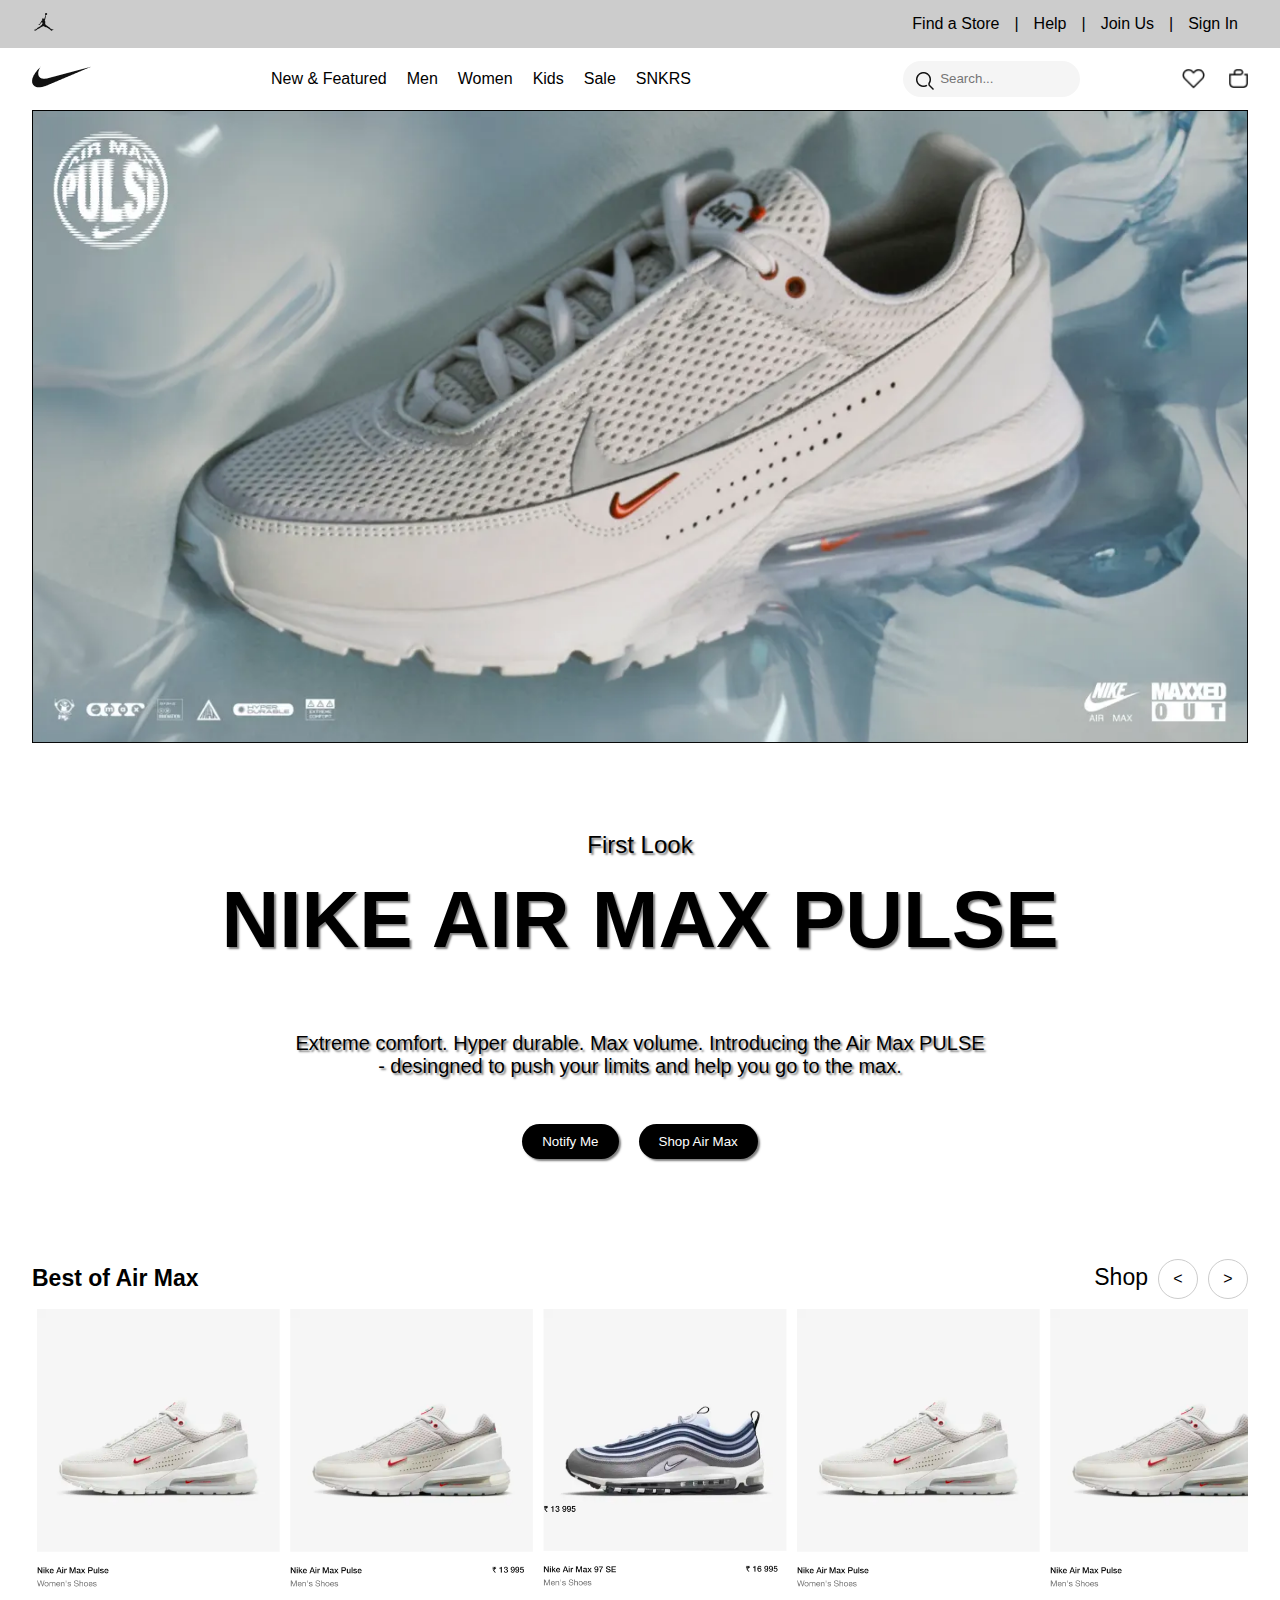
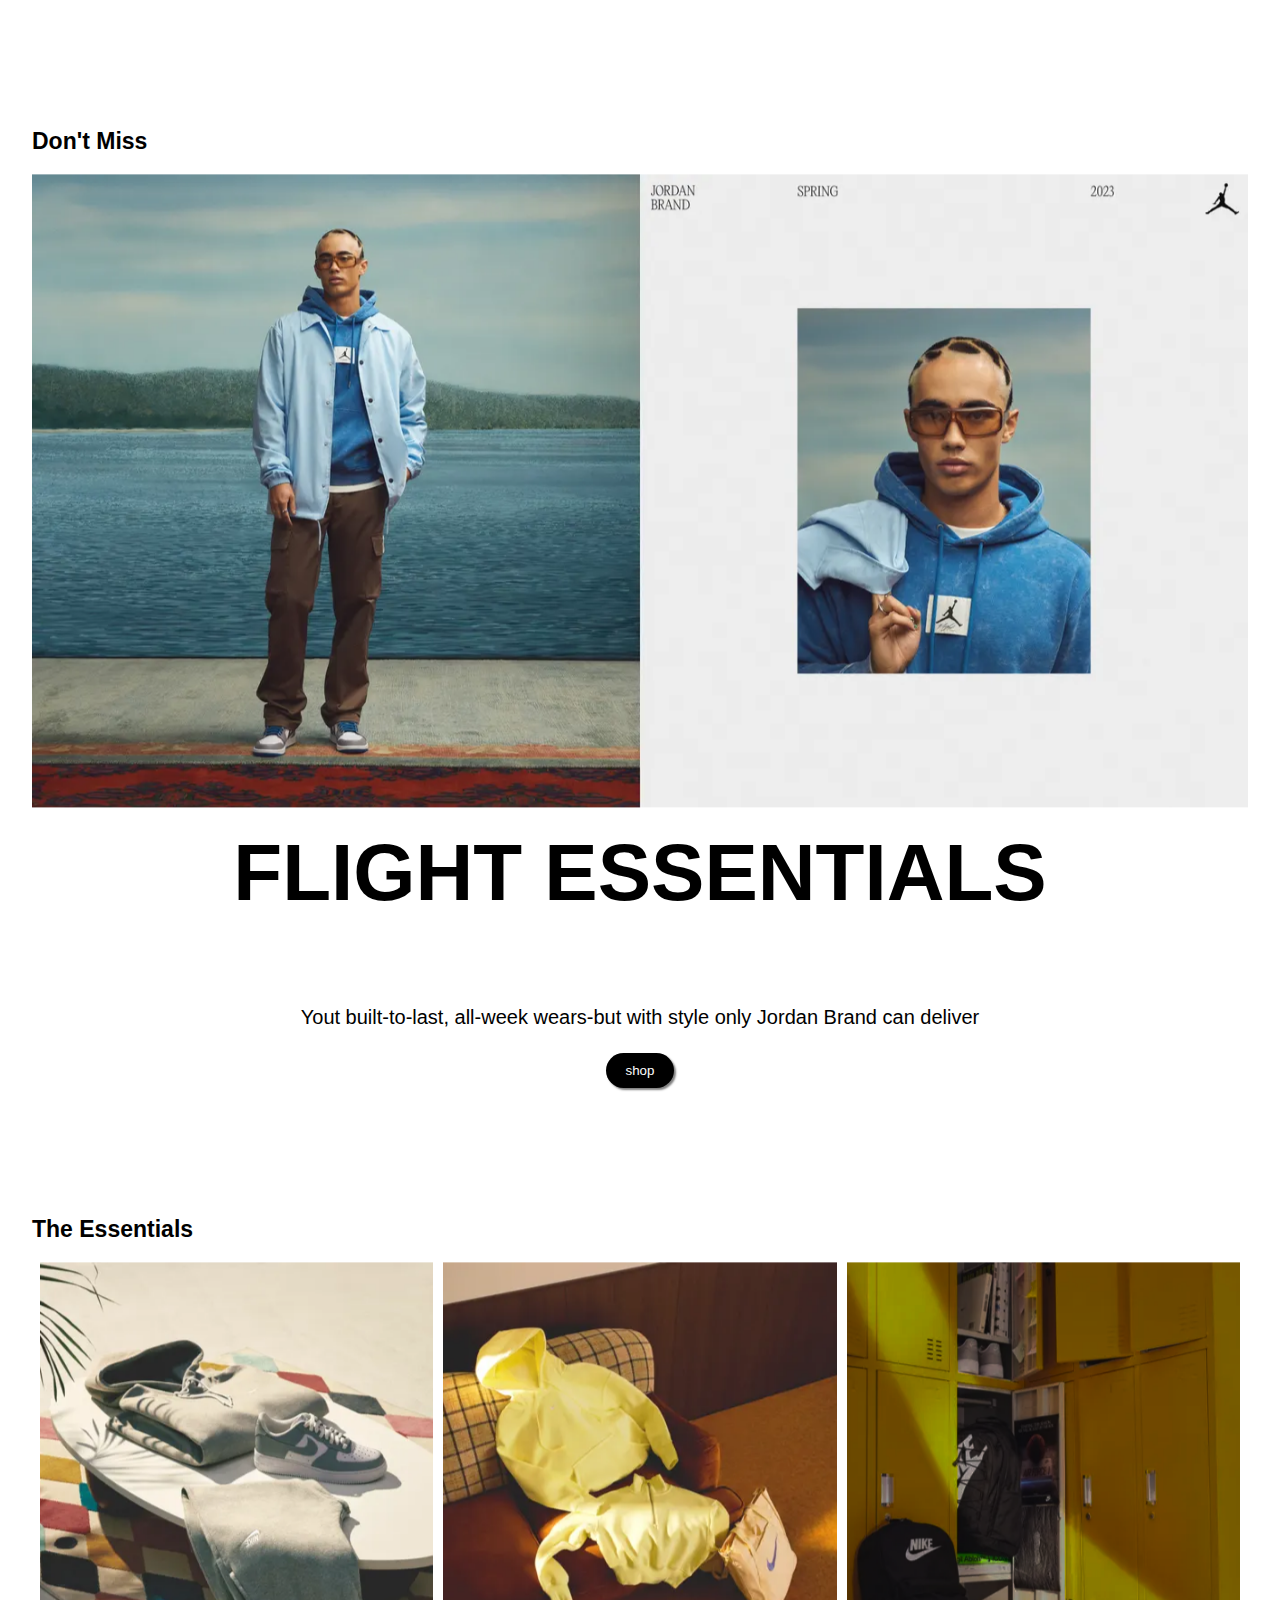
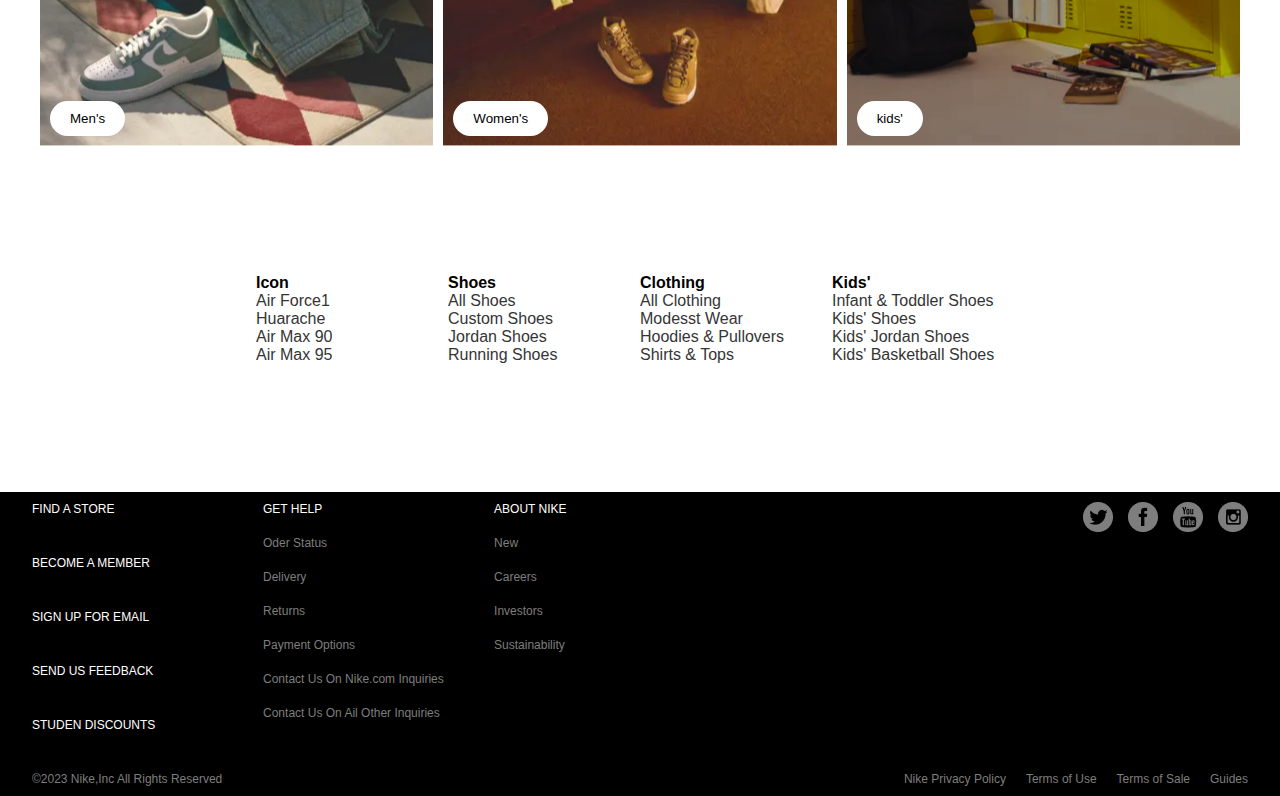
<file: index.html>
<!DOCTYPE html>
<html lang="en">
<head>
    <meta charset="UTF-8">
    <meta name="viewport" content="width=device-width, initial-scale=1.0">
    <title>Document</title>
    <link rel="stylesheet" href="./css/txt1.css">
    <link rel="stylesheet" href="./css/header.css">
    <link rel="stylesheet" href="./css/footer.css">
</head>
<body>
    <div class="header-all">
        <header class="header">
            <a href="./html1/shop.html" class="logo">
                <img src="./imgs/anh1.png" alt="Logo Shop Giày">
            </a>
            <div class="header-nav">
                <a href="#">Find a Store</a><span>|</span>
                <a href="./html/gethelp.html">Help</a><span>|</span>
                <a href="./html/joinus.html">Join Us</a><span>|</span>
                <a href="./html/signin.html">Sign In</a>
            </div>
        </header>
        <div class="header-blow">
            <a href="./html1/shop.html" class="logo">
                <img src="./imgs/Vector (2).png" alt="Shop Bán Giày Logo">
            </a>
            <div class="header-blow-nav">
                <a href="./html1/shop1.html">New & Featured</a>
                <a href="#">Men</a>
                <a href="#">Women</a>
                <a href="#">Kids</a>
                <a href="#">Sale</a>
                <a href="./html2/test.html">SNKRS</a>
            </div>
            <div class="right-section">
                <div class="search-form">
                    <input type="text" placeholder="Search..." aria-label="Search">
                    <button type="submit" aria-label="Search">
                        <img src="./imgs/anh3.png" alt="Search Icon" class="search-icon">
                    </button>
                </div>
                <div class="icons">
                    <a href="bag.html"><img src="./imgs/Frame (12).png" alt="Shopping Cart"></a>
                    <a href="bag.html"><img src="./imgs/Frame (13).png" alt="User Profile"></a>
   
                </div>
            </div>
        </div>
    </div>
        <div class="special-product">
            <div class="special">
                    <img src="./imgs/Image (5).png" alt="background image">
                </div>
                <div class="special-text">
                    <span>First Look</span>
                    <h2>NIKE AIR MAX PULSE</h2>
                  <center><p>Extreme comfort. Hyper durable. Max volume. Introducing the Air Max PULSE
                        <br>- desingned to push your limits and help you go to the max.
                    </p></center>
                </div>
                <div class="special-button">
                    <button>Notify Me</button>
                    <button>Shop Air Max</button>
                </div>
            </div>
    </div>
    <div class="products">
        <div class="products-text">
            <strong>Best of Air Max</strong>
            <div class="nav-buttons">
                <span style="margin-top: 5px;">Shop</span>
                <button class="round-button" onclick="moveCarousel('previous')"><</button>
                <button class="round-button" onclick="moveCarousel('next')">></button>
    
            </div>
        </div>
        
    </div>
    <div class="products-new" id="productContainer">
        <div class="product" id="product1">
            <img src="./imgs/Frame (14).png" alt="Giày 1">
        </div>
        <div class="product" id="product2">
            <img src="./imgs/Frame (15).png" alt="Giày 2">
        </div>
        <div class="product" id="product3">
            <img src="./imgs/Frame (16).png" alt="Giày 3">
        </div>
        <div class="product" id="product1">
            <img src="./imgs/Frame (14).png" alt="Giày 1">
        </div>
        <div class="product" id="product2">
            <img src="./imgs/Frame (15).png" alt="Giày 2">
        </div>
        <div class="product" id="product3">
            <img src="./imgs/Frame (16).png" alt="Giày 3">
        </div>
        <div class="product" id="product3">
            <img src="./imgs/Frame (16).png" alt="Giày 3">
        </div>
    </div> 
        <script src="./js/script.js"></script>
        
        <div class="sanpham">
            <h2 class="products-text" style="margin-top: 10%;">Don't Miss</h2>
            <div class="header3">
                <div class="special">
                <img src="./imgs/Image.png" alt="background image">
                <div class="special-text"><h2>FLIGHT ESSENTIALS</h2></p> </div>
                <div class="special-text"><p>Yout built-to-last, all-week wears-but with style only Jordan Brand can deliver</p></div>
                <div class="special-button">
                        <button>shop</button>
                    </div>
            </div>
        </div>
        </div>
        <h2 class="products-text" style="margin-top: 10%;">The Essentials</h2>
    <div class="essentials">
    
    <div>
        <img src="./imgs/Image (1).png" alt="">
        <button>Men's</button>
    </div>
    <div>
        <img src="./imgs/Image (3).png" alt="">
        <button>Women's</button>
    </div>
    <div>
        <img src="./imgs/Image (4).png" alt="">
        <button>kids'</button>
    </div>
    </div>
    <div class="text-final"><div class="all-text">
        <div class="text-final1">
          <div> <strong>Icon</strong></div> 
            <div style="color:rgb(53, 53, 53)">Air Force1</div>
            <div style="color:rgb(53, 53, 53)">Huarache</div>
            <div style="color:rgb(53, 53, 53)">Air Max 90</div>
            <div style="color:rgb(53, 53, 53)">Air Max 95</div>
            </div>
    <div class="text-final2">
        <div> <strong>Shoes</strong></div> 
          <div style="color:rgb(53, 53, 53);">All Shoes</div>
          <div style="color:rgb(53, 53, 53);">Custom Shoes</div>
          <div style="color:rgb(53, 53, 53);">Jordan Shoes</div>
          <div style="color:rgb(53, 53, 53);">Running Shoes</div>
          </div>   
    <div class="text-final3">
      <div> <strong>Clothing</strong></div> 
        <div style="color:rgb(53, 53, 53);">All Clothing</div>
        <div style="color:rgb(53, 53, 53);">Modesst Wear</div>
        <div style="color:rgb(53, 53, 53);">Hoodies & Pullovers</div>
        <div style="color:rgb(53, 53, 53);">Shirts & Tops</div>
        </div>
    <div class="text-final4">
      <div> <strong>Kids'</strong></div> 
        <div style="color:rgb(53, 53, 53);">Infant & Toddler Shoes</div>
        <div style="color:rgb(53, 53, 53);">Kids' Shoes</div>
        <div style="color:rgb(53, 53, 53);">Kids' Jordan Shoes</div>
        <div style="color:rgb(53, 53, 53);">Kids' Basketball Shoes</div>
        </div>      
    </div>
    </div>
    
    <div class="footer-A">
        <div class="footer-B">
               <div class="footer">
                      <div class="footer-T1">
                             <a href="">FIND A STORE</a>
                             <a href="">BECOME A MEMBER</a>
                             <a href="">SIGN UP FOR EMAIL</a>
                             <a href="">SEND US FEEDBACK</a>
                             <a href="">STUDEN DISCOUNTS</a>
                      </div>
                      <div class="footer-T2">
                             <a href="./html/gethelp.html">GET HELP</a>
                             <span>Oder Status</span>
                             <span>Delivery</span>
                             <span>Returns</span>
                             <span>Payment Options</span>
                             <span>Contact Us On Nike.com Inquiries</span>
                             <span>Contact Us On Ail Other Inquiries</span>
                      </div>
                      <div class="footer-T3">
                             <a href="">ABOUT NIKE</a>
                             <span>New</span>
                             <span>Careers</span>
                             <span>Investors</span>
                             <span>Sustainability</span>
                      </div>
                      <div class="footer-i">
                             <div class="footer-icon">
                                    <a href="">
                                           <img src="./imgs/Frame (1).png" alt="">
                                    </a>
                                    <a href="">
                                           <img src="./imgs/Frame (2).png" alt="">
                                    </a>
                                    <a href="">
                                           <img src="./imgs/Frame (3).png" alt="">
                                    </a>
                                    <a href="">
                                           <img src="./imgs/Frame (4).png" alt="">
                                    </a>
                             </div>
                      </div>
               </div>
               <div class="footer-end">
                      <div class="footer-text">
                             <span>&copy;2023 Nike,Inc All Rights Reserved</span>
                             <a href="">Guides</a>
                             <a href="">Terms of Sale</a>
                             <a href="">Terms of Use</a>
                             <a href="">Nike Privacy Policy</a>
                      </div>
               </div>
        </div>
</div>
</body>
</html>
</file>
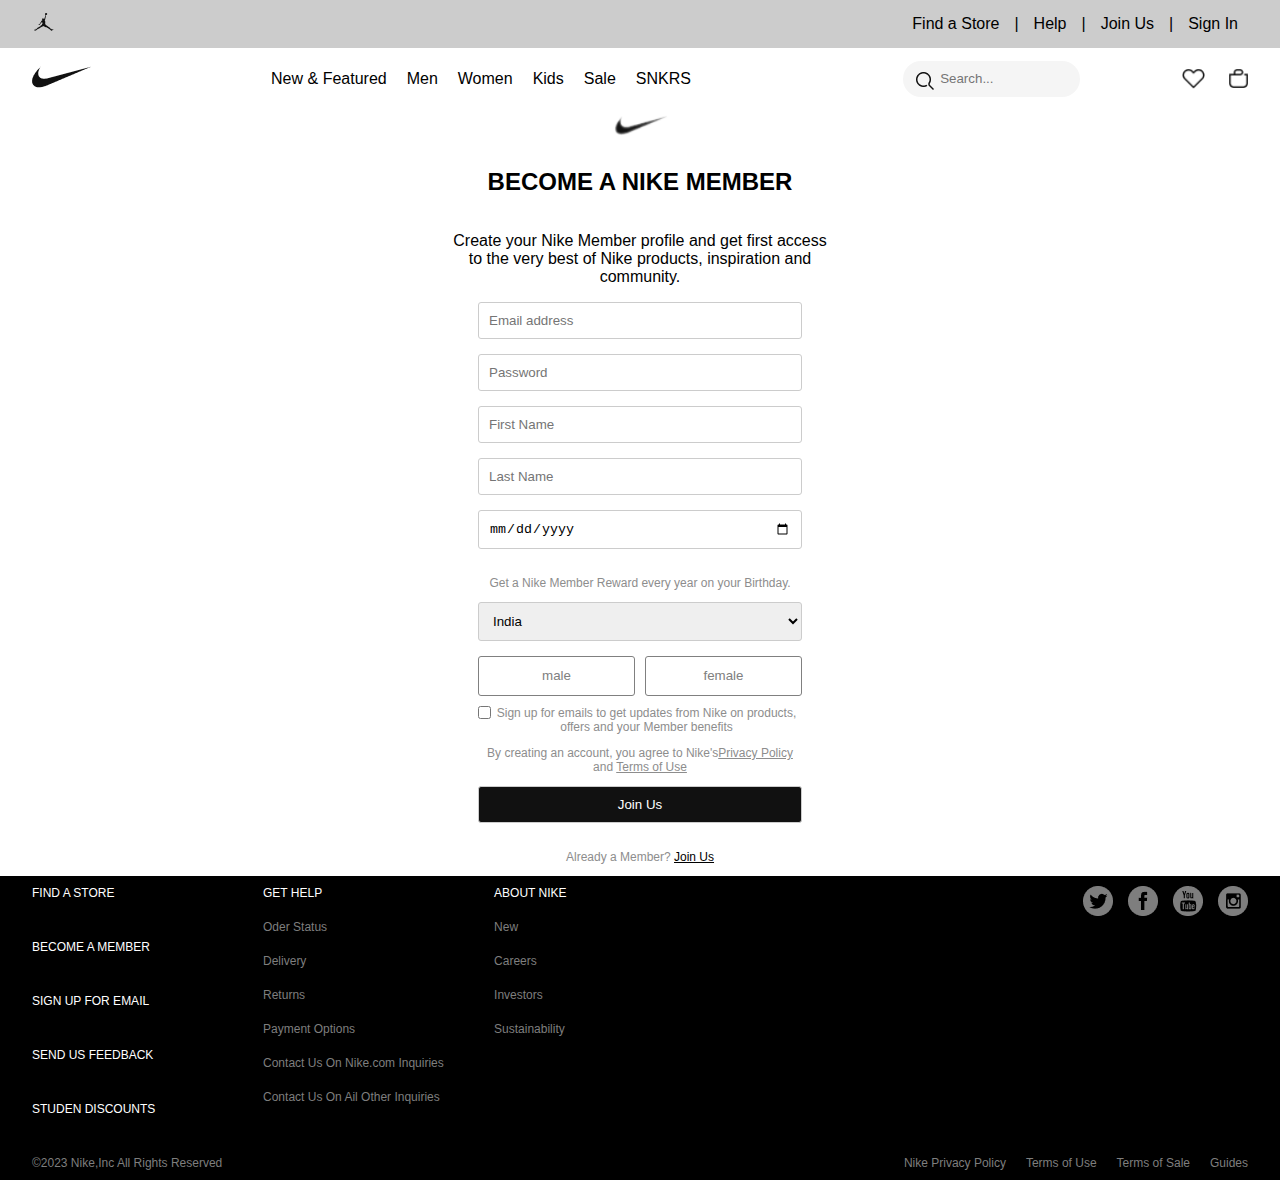
<file: html/joinus.html>
<!DOCTYPE html>
<html lang="en">
<head>
       <meta charset="UTF-8">
       <meta name="viewport" content="width=device-width, initial-scale=1.0">
       <title>Document</title>
       <link rel="stylesheet" href="../css/style.css">
       <link rel="stylesheet" href="../css/footer.css">
       <link rel="stylesheet" href="../css/header.css">
</head>
<body>
       <div class="header-all">
              <header class="header">
                  <a href="../html1/shop.html" class="logo">
                      <img src="../imgs/anh1.png" alt="Logo Shop Giày">
                  </a>
                  <div class="header-nav">
                      <a href="#">Find a Store</a><span>|</span>
                      <a href="../html/gethelp.html">Help</a><span>|</span>
                      <a href="../html/joinus.html">Join Us</a><span>|</span>
                      <a href="../html/signin.html">Sign In</a>
                  </div>
              </header>
              <div class="header-blow">
                  <a href="../html1/shop.html" class="logo">
                      <img src="../imgs/Vector (2).png" alt="Shop Bán Giày Logo">
                  </a>
                  <div class="header-blow-nav">
                      <a href="../html1/shop1.html">New & Featured</a>
                      <a href="#">Men</a>
                      <a href="#">Women</a>
                      <a href="#">Kids</a>
                      <a href="#">Sale</a>
                      <a href="../html2/test.html">SNKRS</a>
                  </div>
                  <div class="right-section">
                      <div class="search-form">
                          <input type="text" placeholder="Search..." aria-label="Search">
                          <button type="submit" aria-label="Search">
                              <img src="../imgs/anh3.png" alt="Search Icon" class="search-icon">
                          </button>
                      </div>
                      <div class="icons">
                          <a href="bag.html"><img src="../imgs/Frame (12).png" alt="Shopping Cart"></a>
                          <a href="bag.html"><img src="../imgs/Frame (13).png" alt="User Profile"></a>
         
                      </div>
                  </div>
              </div>
          </div>
       <div class="form-all">
              <div class="container">
                     <div>
                            <img src="../img1/Remove-bg.ai_1713580532791.png" alt="" srcset="">
                     </div>
                     <h2>BECOME A NIKE MEMBER</h2>
                     <p>Create your Nike Member profile and get
                     first access to the very best of Nike
                     products, inspiration and community.</p>
                     <form id="joinus-form" action="join.php" method="post" style="width: 324px;">
                            <label for="new_email"></label>
                            <input type="email" id="new_email" name="new_email" placeholder="Email address" required>
                            <label for="new_password"></label>
                            <input type="password" id="new_password" name="new_password" placeholder="Password" required>
                            <label for="first_name"></label>
                            <input type="text" id="first_name" name="first_name" placeholder="First Name" required>
                            <label for="last_name"></label>
                            <input type="text" id="last_name" name="last_name" placeholder="Last Name" required>
                            <label for="dob"></label>
                            <input type="date" id="dob" name="dob" placeholder="Date of Birth">
                            <label for="country"></label>
                            <p>Get a Nike Member Reward every year on your Birthday.</p>
                            <select id="country" name="country" required>
                                   <option value="india">India</option>
                                   <option value="usa">USA</option>
                                   <option value="uk">UK</option>
                                   <option value="canada">Canada</option>
                            </select>
                            <div class="gender">
                                   <label for="gender"></label>
                                   <input type="submit" id="male" name="gender" value="male" placeholder="Male" required>
                                   <label for="male"></label>
                                   <input type="submit" id="female" name="gender" value="female" placeholder="Female" required>
                                   <label for="female"></label>
                            </div>
                            <div id="checkbox"><input type="checkbox"><span>Sign up for emails to get updates from Nike on products, offers and your Member benefits</span></div>
                            <p>By creating an account, you agree to Nike's<a href="">Privacy Policy</a> and <a href> Terms of Use</a>
                            </p>
                            <button type="submit" >Join Us</button>
                            <P>Already a Member? <a href="" style="color:black "> Join Us</a></P>
                     </form>
              </div>
       </div>
       <div class="footer-A">
              <div class="footer-B">
                     <div class="footer">
                            <div class="footer-T1">
                                   <a href="#">FIND A STORE</a>
                                   <a href="#">BECOME A MEMBER</a>
                                   <a href="../html/joinus.html">SIGN UP FOR EMAIL</a>
                                   <a href="#">SEND US FEEDBACK</a>
                                   <a href="#">STUDEN DISCOUNTS</a>
                            </div>
                            <div class="footer-T2">
                                   <a href="../html/gethelp.html">GET HELP</a>
                                   <span>Oder Status</span>
                                   <span>Delivery</span>
                                   <span>Returns</span>
                                   <span>Payment Options</span>
                                   <span>Contact Us On Nike.com Inquiries</span>
                                   <span>Contact Us On Ail Other Inquiries</span>
                            </div>
                            <div class="footer-T3">
                                   <a href="#">ABOUT NIKE</a>
                                   <span>New</span>
                                   <span>Careers</span>
                                   <span>Investors</span>
                                   <span>Sustainability</span>
                            </div>
                            <div class="footer-i">
                                   <div class="footer-icon">
                                          <a href="#">
                                                 <img src="../img1/Frame (1).png" alt="">
                                          </a>
                                          <a href="#">
                                                 <img src="../img1/Frame (2).png" alt="">
                                          </a>
                                          <a href="#">
                                                 <img src="../img1/Frame (3).png" alt="">
                                          </a>
                                          <a href="#">
                                                 <img src="../img1/Frame (4).png" alt="">
                                          </a>
                                   </div>
                            </div>
                     </div>
                     <div class="footer-end">
                            <div class="footer-text">
                                   <span>&copy;2023 Nike,Inc All Rights Reserved</span>
                                   <a href="#">Guides</a>
                                   <a href="#">Terms of Sale</a>
                                   <a href="#">Terms of Use</a>
                                   <a href="#">Nike Privacy Policy</a>
                            </div>
                     </div>
              </div>
       </div>
       <script src="../js/joinus.js"> 
       </script>
</body>

</html>
</file>
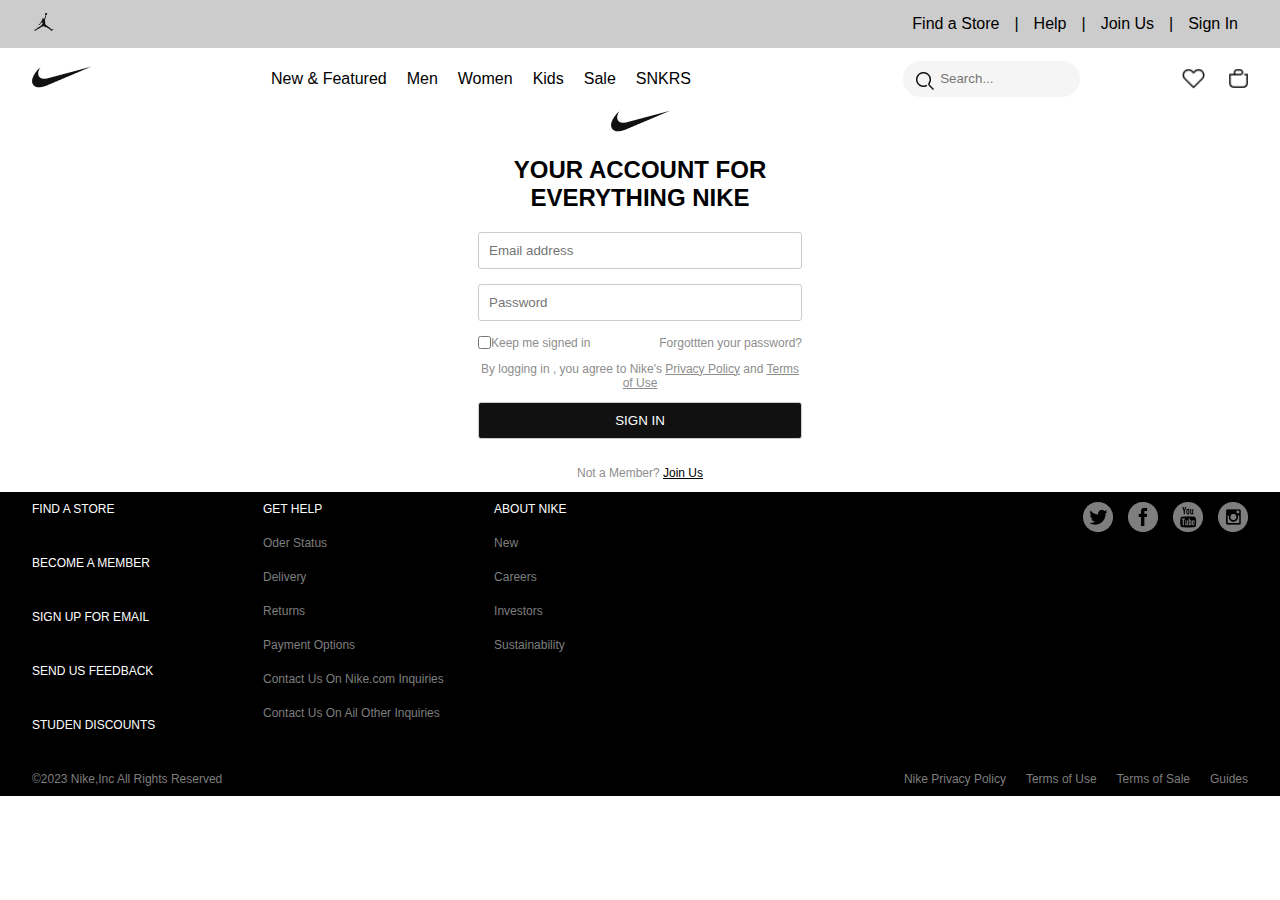
<file: html/signin.html>
<!DOCTYPE html>
<html lang="en">

<head>
       <meta charset="UTF-8">
       <meta name="viewport" content="width=device-width, initial-scale=1.0">
       <title>Document</title>
       <link rel="stylesheet" href="../css/style.css">
       <link rel="stylesheet" href="../css/footer.css">
       <link rel="stylesheet" href="../css/header.css">
</head>

<body>
       <div class="header-all">
              <header class="header">
                  <a href="../html1/shop.html" class="logo">
                      <img src="../imgs/anh1.png" alt="Logo Shop Giày">
                  </a>
                  <div class="header-nav">
                      <a href="#">Find a Store</a><span>|</span>
                      <a href="../html/gethelp.html">Help</a><span>|</span>
                      <a href="../html/joinus.html">Join Us</a><span>|</span>
                      <a href="../html/signin.html">Sign In</a>
                  </div>
              </header>
              <div class="header-blow">
                  <a href="../html1/shop.html" class="logo">
                      <img src="../imgs/Vector (2).png" alt="Shop Bán Giày Logo">
                  </a>
                  <div class="header-blow-nav">
                      <a href="../html1/shop1.html">New & Featured</a>
                      <a href="#">Men</a>
                      <a href="#">Women</a>
                      <a href="#">Kids</a>
                      <a href="#">Sale</a>
                      <a href="../html2/test.html">SNKRS</a>
                  </div>
                  <div class="right-section">
                      <div class="search-form">
                          <input type="text" placeholder="Search..." aria-label="Search">
                          <button type="submit" aria-label="Search">
                              <img src="../imgs/anh3.png" alt="Search Icon" class="search-icon">
                          </button>
                      </div>
                      <div class="icons">
                          <a href="bag.html"><img src="../imgs/Frame (12).png" alt="Shopping Cart"></a>
                          <a href="bag.html"><img src="../imgs/Frame (13).png" alt="User Profile"></a>
         
                      </div>
                  </div>
              </div>
          </div>
       <div class="form-all">
       <div class="container">
              <div>
                     <img src="../img1/Vector (2).png" alt="" srcset="">
              </div>
              <h2>YOUR ACCOUNT FOR EVERYTHING NIKE</h2>
              <form id="sign-form" style="width: 324px;">
                     <label for="sign_username"></label>
                     <input type="email" id="email" placeholder="Email address" required>
                     <label for="sign_password"></label>
                     <input type="password" id="password" placeholder="Password" required>
                     <div id="checkbox"><input type="checkbox">Keep me signed in<a href="">Forgottten
                                   your password?</a></div>
                     <p>By logging in , you agree to Nike's <a href="">Privacy Policy</a> and <a href> Terms of Use</a>
                     </p>
                     <a href=""></a>
                     <button type="submit">SIGN IN</button>
                     </a>
                     <P>Not a Member? <a href="../joinus.html" style="color:black "> Join Us</a></P>
                     <span id="signup-message"></span>
              </form>
       </div>
       </div>
       <div class="footer-A">
              <div class="footer-B">
                     <div class="footer">
                            <div class="footer-T1">
                                   <a href="#">FIND A STORE</a>
                                   <a href="#">BECOME A MEMBER</a>
                                   <a href="../html/joinus.html">SIGN UP FOR EMAIL</a>
                                   <a href="#">SEND US FEEDBACK</a>
                                   <a href="#">STUDEN DISCOUNTS</a>
                            </div>
                            <div class="footer-T2">
                                   <a href="../html/gethelp.html">GET HELP</a>
                                   <span>Oder Status</span>
                                   <span>Delivery</span>
                                   <span>Returns</span>
                                   <span>Payment Options</span>
                                   <span>Contact Us On Nike.com Inquiries</span>
                                   <span>Contact Us On Ail Other Inquiries</span>
                            </div>
                            <div class="footer-T3">
                                   <a href="#">ABOUT NIKE</a>
                                   <span>New</span>
                                   <span>Careers</span>
                                   <span>Investors</span>
                                   <span>Sustainability</span>
                            </div>
                            <div class="footer-i">
                                   <div class="footer-icon">
                                          <a href="#">
                                                 <img src="../img1/Frame (1).png" alt="">
                                          </a>
                                          <a href="#">
                                                 <img src="../img1/Frame (2).png" alt="">
                                          </a>
                                          <a href="#">
                                                 <img src="../img1/Frame (3).png" alt="">
                                          </a>
                                          <a href="#">
                                                 <img src="../img1/Frame (4).png" alt="">
                                          </a>
                                   </div>
                            </div>
                     </div>
                     <div class="footer-end">
                            <div class="footer-text">
                                   <span>&copy;2023 Nike,Inc All Rights Reserved</span>
                                   <a href="#">Guides</a>
                                   <a href="#">Terms of Sale</a>
                                   <a href="#">Terms of Use</a>
                                   <a href="#">Nike Privacy Policy</a>
                            </div>
                     </div>
              </div>
       </div>
<script src="../js/signin.js"></script>
</body>
</html>
</file>
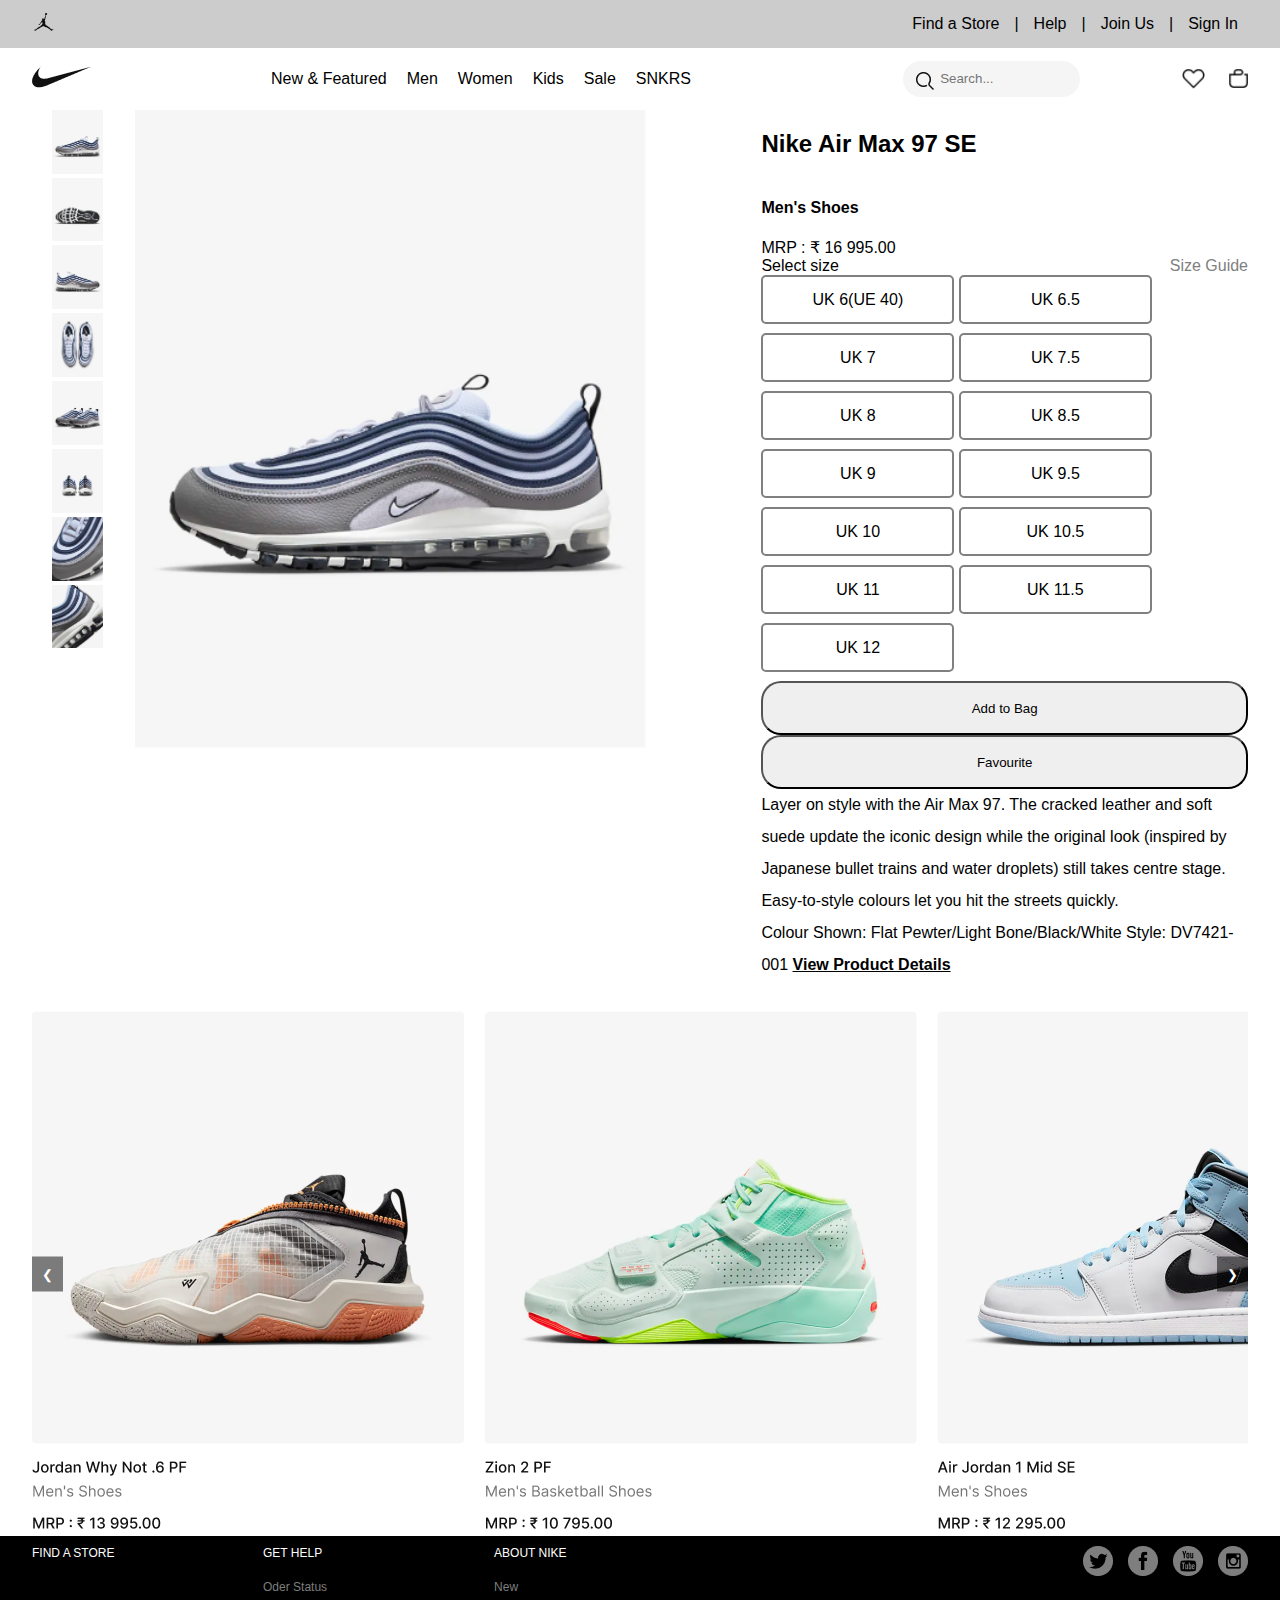
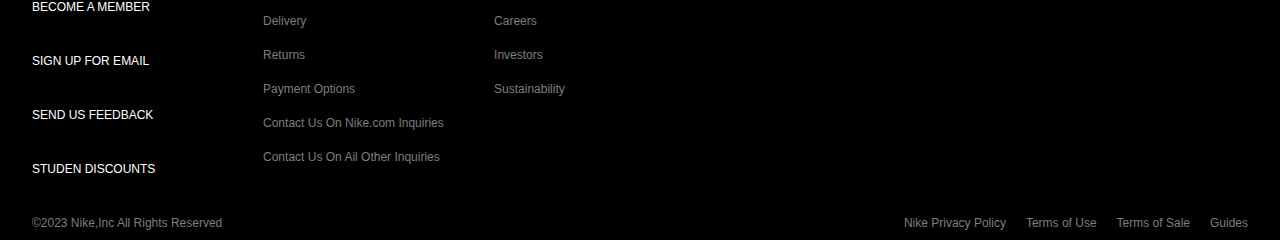
<file: html/skin.html>
<!DOCTYPE html>
<html lang="en">

<head>
    <meta charset="UTF-8">
    <meta name="viewport" content="width=device-width, initial-scale=1.0">
    <title>Document</title>
    <link rel="stylesheet" href="../css/footer.css">
    <link rel="stylesheet" href="../css/header.css">
    <link rel="stylesheet" href="../css/skin.css">
</head>

<body>
    <div class="header-all">
        <header class="header">
            <a href="../html1/shop.html" class="logo">
                <img src="../imgs/anh1.png" alt="Logo Shop Giày">
            </a>
            <div class="header-nav">
                <a href="#">Find a Store</a><span>|</span>
                <a href="../html/gethelp.html">Help</a><span>|</span>
                <a href="../html/joinus.html">Join Us</a><span>|</span>
                <a href="../html/signin.html">Sign In</a>
            </div>
        </header>
        <div class="header-blow">
            <a href="../html1/shop.html" class="logo">
                <img src="../imgs/Vector (2).png" alt="Shop Bán Giày Logo">
            </a>
            <div class="header-blow-nav">
                <a href="../html1/shop1.html">New & Featured</a>
                <a href="#">Men</a>
                <a href="#">Women</a>
                <a href="#">Kids</a>
                <a href="#">Sale</a>
                <a href="../html2/test.html">SNKRS</a>
            </div>
            <div class="right-section">
                <div class="search-form">
                    <input type="text" placeholder="Search..." aria-label="Search">
                    <button type="submit" aria-label="Search">
                        <img src="../imgs/anh3.png" alt="Search Icon" class="search-icon">
                    </button>
                </div>
                <div class="icons">
                    <a href="bag.html"><img src="../imgs/Frame (12).png" alt="Shopping Cart"></a>
                    <a href="bag.html"><img src="../imgs/Frame (13).png" alt="User Profile"></a>
   
                </div>
            </div>
        </div>
    </div>
    <div class="skin">
        <div class="skin-1">
            <div class="info-skin">
                <div class="info-skin1">
                    <div class="image-list">
                        <img src="../img1/image1.png" alt="">
                        <img src="../img1/image2.png" alt="">
                        <img src="../img1/image3.png" alt="">
                        <img src="../img1/image4.png" alt="">
                        <img src="../img1/image5.png" alt="">
                        <img src="../img1/image6.png" alt="">
                        <img src="../img1/image7.png" alt="">
                        <img src="../img1/image8.png" alt="">
                    </div>
                    <div class="image-display">
                        <img src="../img1/image1.png" alt="" id="image-display">
                    </div>
                </div>
            </div>
            <div class="choose-size">
                <div class="info-price">
                    <h2>Nike Air Max 97 SE</h2>
                    <h4>Men's Shoes</h4>
                    <span>MRP : ₹ 16 995.00</span>
                </div>
                <div class="info-size">
                    <span>Select size</span>
                    <a href="">Size Guide</a>
                </div>
                <div class="choose-size1">
                    <input type="radio" id="sizeUK6" name="size" value="UK6">
                    <label for="sizeUK6"><span>UK 6(UE 40)</span></label>

                    <input type="radio" id="sizeUK6.5" name="size" value="UK6.5">
                    <label for="sizeUK6.5"><span>UK 6.5</span></label>

                    <input type="radio" id="sizeUK7" name="size" value="UK7">
                    <label for="sizeUK7"><span>UK 7</span></label>

                    <input type="radio" id="sizeUK7.5" name="size" value="UK7.5">
                    <label for="sizeUK7.5"><span>UK 7.5</span></label>

                    <input type="radio" id="sizeUK8" name="size" value="UK8">
                    <label for="sizeUK8"><span>UK 8</span></label>

                    <input type="radio" id="sizeUK8.5" name="size" value="UK8.5">
                    <label for="sizeUK8.5"><span>UK 8.5</span></label>

                    <input type="radio" id="sizeUK9" name="size" value="UK9">
                    <label for="sizeUK9"><span>UK 9</span></label>

                    <input type="radio" id="sizeUK9.5" name="size" value="UK9.5">
                    <label for="sizeUK9.5"><span>UK 9.5</span></label>

                    <input type="radio" id="sizeUK10" name="size" value="UK10">
                    <label for="sizeUK10"><span>UK 10</span></label>

                    <input type="radio" id="sizeUK10.5" name="size" value="UK10.5">
                    <label for="sizeUK10.5"><span>UK 10.5</span></label>

                    <input type="radio" id="sizeUK11" name="size" value="UK11">
                    <label for="sizeUK11"><span>UK 11</span></label>

                    <input type="radio" id="sizeUK11.5" name="size" value="UK11.5">
                    <label for="sizeUK11.5"><span>UK 11.5</span></label>

                    <input type="radio" id="sizeUK12" name="size" value="UK12">
                    <label for="sizeUK12"><span>UK 12</span></label>
                </div>
                <div class="button-inchoose">
                    <button type="submit" id="Add">Add to Bag</button>
                    <button type="submit" id="Favourite">Favourite</button>
                </div>
                <div class="text-info">
                    <span>Layer on style with the Air Max 97. The cracked leather and soft suede update the iconic
                        design while the original look (inspired by Japanese bullet trains and water droplets) still
                        takes centre stage. Easy-to-style colours let you hit the streets quickly.</span>
                    <div>
                    <span>Colour Shown: Flat Pewter/Light Bone/Black/White</span>
                    <span>Style: DV7421-001</span>        
                    <a style="font-weight: bold;color: black;" href="">View Product Details</a>
                    </div>
                </div>
            </div>
        </div>
    </div>
    <div class="slideshow">
        <div class="slideshow-container">
            <div class="slide">
              <img src="../img/anhsp1.png" alt="Ảnh 1">
              <img src="../img/anhsp2.png"" alt="Ảnh 2">
              <img src="../img/anhsp3.png"" alt="Ảnh 3">
              <img src="../img/anhsp4.png"" alt="Ảnh 4">
              <img src="../img/anhsp1.png" alt="Ảnh 1">
              <img src="../img/anhsp2.png"" alt="Ảnh 2">
              <img src="../img/anhsp3.png"" alt="Ảnh 3">
              <img src="../img/anhsp4.png"" alt="Ảnh 4">
            </div>
            <button class="prev" onclick="changeSlide(-1)">&#10094;</button>
            <button class="next" onclick="changeSlide(1)">&#10095;</button>
          </div>
    </div>
    <div class="footer-A">
        <div class="footer-B">
               <div class="footer">
                      <div class="footer-T1">
                             <a href="#">FIND A STORE</a>
                             <a href="#">BECOME A MEMBER</a>
                             <a href="../html/joinus.html">SIGN UP FOR EMAIL</a>
                             <a href="#">SEND US FEEDBACK</a>
                             <a href="#">STUDEN DISCOUNTS</a>
                      </div>
                      <div class="footer-T2">
                             <a href="../html/gethelp.html">GET HELP</a>
                             <span>Oder Status</span>
                             <span>Delivery</span>
                             <span>Returns</span>
                             <span>Payment Options</span>
                             <span>Contact Us On Nike.com Inquiries</span>
                             <span>Contact Us On Ail Other Inquiries</span>
                      </div>
                      <div class="footer-T3">
                             <a href="#">ABOUT NIKE</a>
                             <span>New</span>
                             <span>Careers</span>
                             <span>Investors</span>
                             <span>Sustainability</span>
                      </div>
                      <div class="footer-i">
                             <div class="footer-icon">
                                    <a href="#">
                                           <img src="../img1/Frame (1).png" alt="">
                                    </a>
                                    <a href="#">
                                           <img src="../img1/Frame (2).png" alt="">
                                    </a>
                                    <a href="#">
                                           <img src="../img1/Frame (3).png" alt="">
                                    </a>
                                    <a href="#">
                                           <img src="../img1/Frame (4).png" alt="">
                                    </a>
                             </div>
                      </div>
               </div>
               <div class="footer-end">
                      <div class="footer-text">
                             <span>&copy;2023 Nike,Inc All Rights Reserved</span>
                             <a href="#">Guides</a>
                             <a href="#">Terms of Sale</a>
                             <a href="#">Terms of Use</a>
                             <a href="#">Nike Privacy Policy</a>
                      </div>
               </div>
        </div>
 </div>

    <script src="../js/skin.js">
    </script>
</body>
</html>
</file>
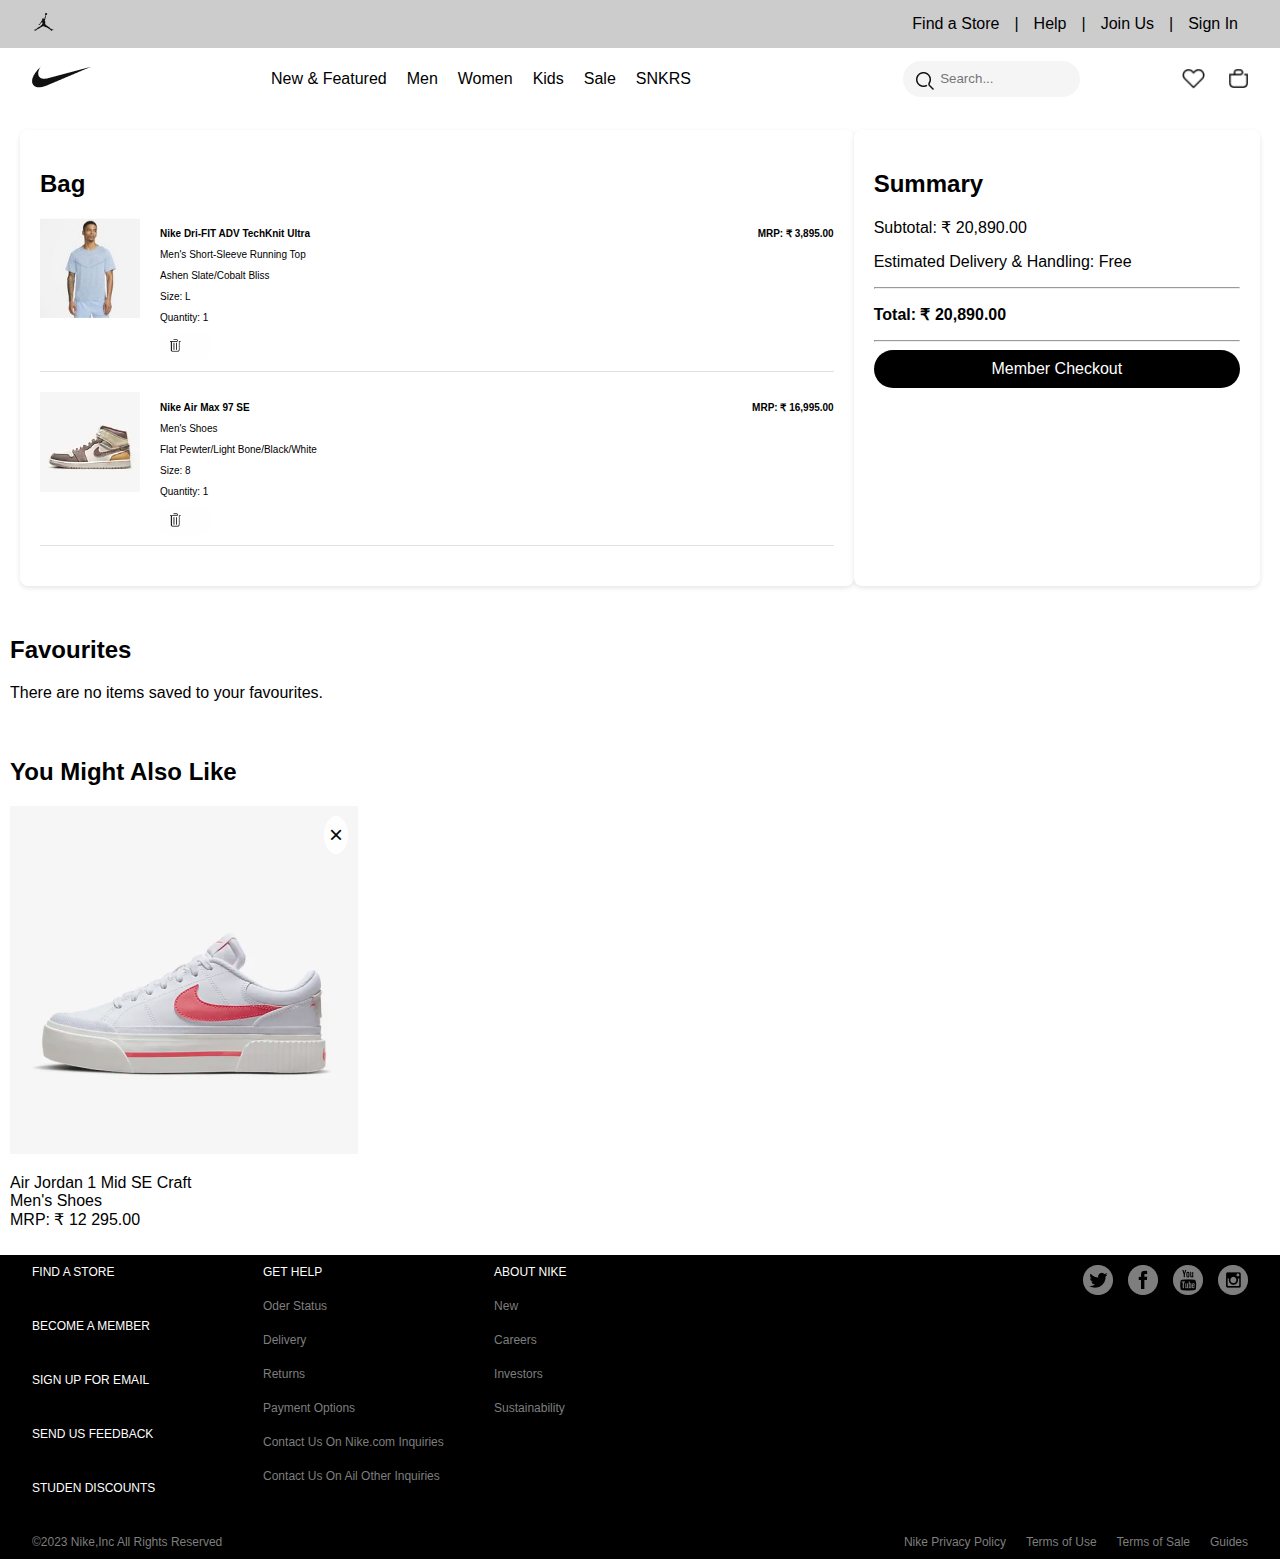
<file: html1/bag.html>
<!DOCTYPE html>
<html lang="en">
<head>
    <meta charset="UTF-8">
    <meta name="viewport" content="width=device-width, initial-scale=1.0">
    <title>Document</title>
    <link rel="stylesheet" href="../css/header.css">
    <link rel="stylesheet" href="../css/styles33.css">
    <link rel="stylesheet" href="../css/footer.css">
</head>
<body>
    <div class="header-all">
        <header class="header">
            <a href="../html1/shop.html" class="logo">
                <img src="../imgs/anh1.png" alt="Logo Shop Giày">
            </a>
            <div class="header-nav">
                <a href="#">Find a Store</a><span>|</span>
                <a href="../html/gethelp.html">Help</a><span>|</span>
                <a href="../html/joinus.html">Join Us</a><span>|</span>
                <a href="../html/signin.html">Sign In</a>
            </div>
        </header>
        <div class="header-blow">
            <a href="../html1/shop.html" class="logo">
                <img src="../imgs/Vector (2).png" alt="Shop Bán Giày Logo">
            </a>
            <div class="header-blow-nav">
                <a href="shop1.html">New & Featured</a>
                <a href="#">Men</a>
                <a href="#">Women</a>
                <a href="#">Kids</a>
                <a href="#">Sale</a>
                <a href="../html2/test.html">SNKRS</a>
            </div>
            <div class="right-section">
                <div class="search-form">
                    <input type="text" placeholder="Search..." aria-label="Search">
                    <button type="submit" aria-label="Search">
                        <img src="../imgs/anh3.png" alt="Search Icon" class="search-icon">
                    </button>
                </div>
                <div class="icons">
                    <a href="bag.html"><img src="../imgs/Frame (12).png" alt="Shopping Cart"></a>
                    <a href="bag.html"><img src="../imgs/Frame (13).png" alt="User Profile"></a>
   
                </div>
            </div>
        </div>
    </div>  
    <div class="container">
        <div class="bag">
            <h2>Bag</h2>
            <div class="item" data-price="3895">
                <img src="../imgs/Frame (22).png" alt="Nike Dri-FIT ADV TechKnit Ultra">
                <div class="details">
                    <p><strong>Nike Dri-FIT ADV TechKnit Ultra</strong></p>
                    <p>Men's Short-Sleeve Running Top</p>
                    <p>Ashen Slate/Cobalt Bliss</p>
                    <p>Size: L </p>
                    <p>Quantity: 1</p>
                  <button class="remove"><img src="../imgs/Vector (3).png" alt=""></button>
                </div> 
                 <p class="price">MRP: ₹ 3,895.00</p>
                
            </div>
            <div class="item" data-price="16995">
                <img src="../imgs/Image (7).png" alt="Nike Air Max 97 SE">
                <div class="details">
                    <p><strong>Nike Air Max 97 SE</strong></p>
                    <p>Men's Shoes</p>
                    <p>Flat Pewter/Light Bone/Black/White</p>
                    <p>Size: 8</p>
                    <p>Quantity: 1</p>
                    <button class="remove"><img src="../imgs/Vector (3).png" alt=""></button>
                </div>
               <p class="price">MRP: ₹ 16,995.00</p>
            </div>
        </div>
        <div class="summary">
            <h2>Summary</h2>
            <p >Subtotal: ₹ 20,890.00</p>
            <p>Estimated Delivery & Handling: Free</p>
            <hr>
            <p><strong>Total: ₹ 20,890.00</strong></p>
            <hr>
            <a href="../html2/test3.html"><button class="checkout">Member Checkout</button></a>
        </div>
    </div>
    <div class="favourites">
        <h2>Favourites</h2>
        <p>There are no items saved to your favourites.</p>
    </div>
    <div class="recommendations">
        <h2>You Might Also Like</h2>
        <div class="image-container">
            <span class="close-btn" onclick="removeImage(this)">&times;</span>
            <img src="../imgs/Rectangle (20).png" alt="Air Jordan 1 Mid SE Craft">
            <p>Air Jordan 1 Mid SE Craft<br>Men's Shoes<br>MRP: ₹ 12 295.00</p>
        </div>
        
    </div>
   
    <script src="../js/script33.js"></script>
        
    <div class="footer-A">
        <div class="footer-B">
               <div class="footer">
                      <div class="footer-T1">
                             <a href="">FIND A STORE</a>
                             <a href="">BECOME A MEMBER</a>
                             <a href="">SIGN UP FOR EMAIL</a>
                             <a href="">SEND US FEEDBACK</a>
                             <a href="">STUDEN DISCOUNTS</a>
                      </div>
                      <div class="footer-T2">
                             <a href="../html/gethelp.html">GET HELP</a>
                             <span>Oder Status</span>
                             <span>Delivery</span>
                             <span>Returns</span>
                             <span>Payment Options</span>
                             <span>Contact Us On Nike.com Inquiries</span>
                             <span>Contact Us On Ail Other Inquiries</span>
                      </div>
                      <div class="footer-T3">
                             <a href="">ABOUT NIKE</a>
                             <span>New</span>
                             <span>Careers</span>
                             <span>Investors</span>
                             <span>Sustainability</span>
                      </div>
                      <div class="footer-i">
                             <div class="footer-icon">
                                    <a href="">
                                           <img src="../../imgs/Frame (1).png" alt="">
                                    </a>
                                    <a href="">
                                           <img src="../imgs/Frame (2).png" alt="">
                                    </a>
                                    <a href="">
                                           <img src="../imgs/Frame (3).png" alt="">
                                    </a>
                                    <a href="">
                                           <img src="../imgs/Frame (4).png" alt="">
                                    </a>
                             </div>
                      </div>
               </div>
               <div class="footer-end">
                      <div class="footer-text">
                             <span>&copy;2023 Nike,Inc All Rights Reserved</span>
                             <a href="">Guides</a>
                             <a href="">Terms of Sale</a>
                             <a href="">Terms of Use</a>
                             <a href="">Nike Privacy Policy</a>
                      </div>
               </div>
        </div>
</div>
</body>
</html>
</file>
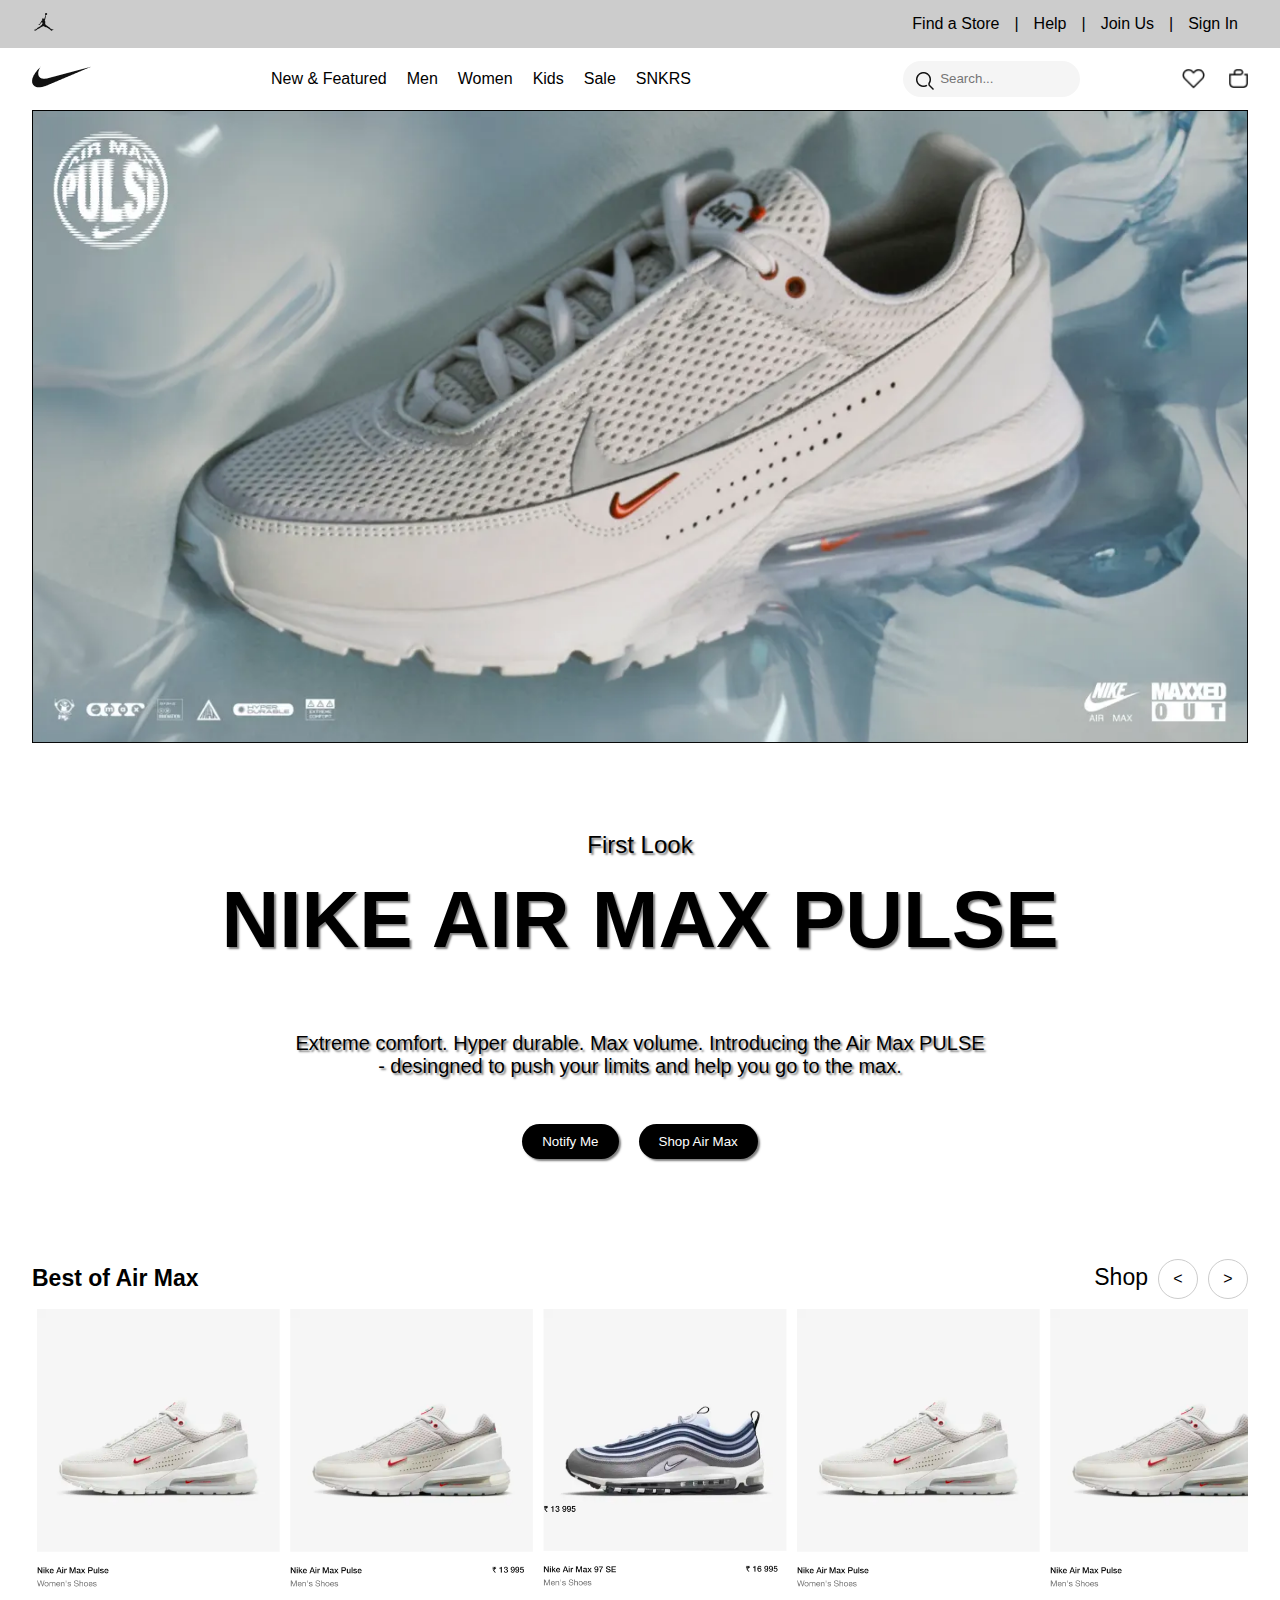
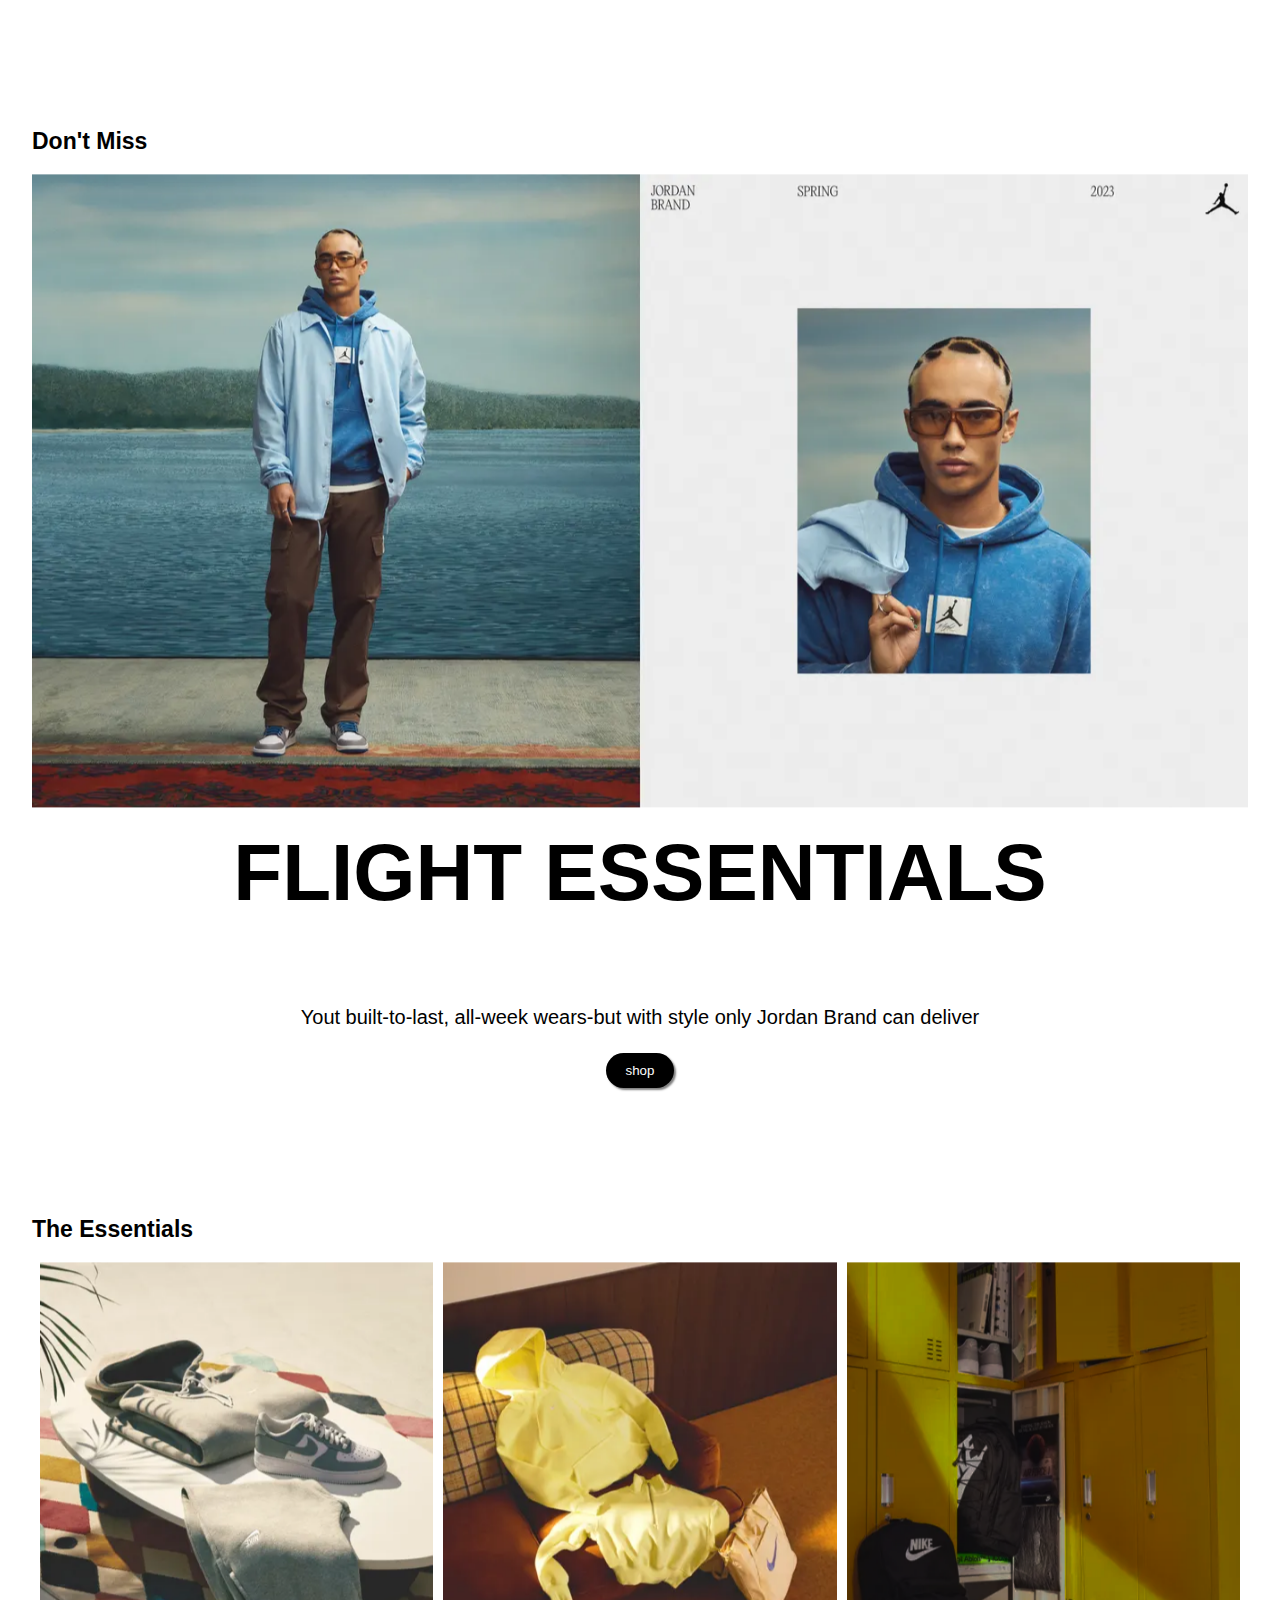
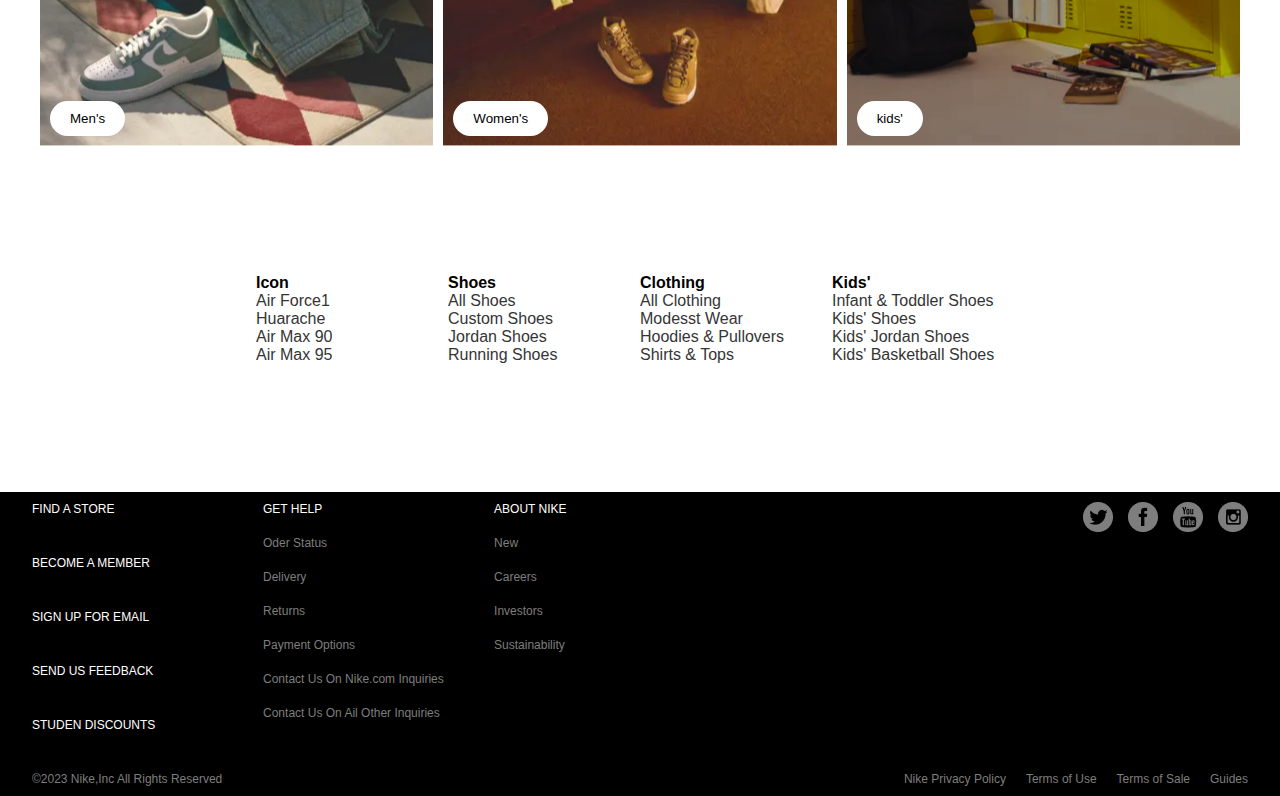
<file: html1/shop.html>
<!DOCTYPE html>
<html lang="en">
<head>
    <meta charset="UTF-8">
    <meta name="viewport" content="width=device-width, initial-scale=1.0">
    <title>Document</title>
    <link rel="stylesheet" href="../css/txt1.css">
    <link rel="stylesheet" href="../css/header.css">
    <link rel="stylesheet" href="../css/footer.css">
</head>
<body>
    <div class="header-all">
        <header class="header">
            <a href="../html1/shop.html" class="logo">
                <img src="../imgs/anh1.png" alt="Logo Shop Giày">
            </a>
            <div class="header-nav">
                <a href="#">Find a Store</a><span>|</span>
                <a href="../html/gethelp.html">Help</a><span>|</span>
                <a href="../html/joinus.html">Join Us</a><span>|</span>
                <a href="../html/signin.html">Sign In</a>
            </div>
        </header>
        <div class="header-blow">
            <a href="../html1/shop.html" class="logo">
                <img src="../imgs/Vector (2).png" alt="Shop Bán Giày Logo">
            </a>
            <div class="header-blow-nav">
                <a href="../html1/shop1.html">New & Featured</a>
                <a href="#">Men</a>
                <a href="#">Women</a>
                <a href="#">Kids</a>
                <a href="#">Sale</a>
                <a href="../html2/test.html">SNKRS</a>
            </div>
            <div class="right-section">
                <div class="search-form">
                    <input type="text" placeholder="Search..." aria-label="Search">
                    <button type="submit" aria-label="Search">
                        <img src="../imgs/anh3.png" alt="Search Icon" class="search-icon">
                    </button>
                </div>
                <div class="icons">
                    <a href="bag.html"><img src="../imgs/Frame (12).png" alt="Shopping Cart"></a>
                    <a href="bag.html"><img src="../imgs/Frame (13).png" alt="User Profile"></a>
   
                </div>
            </div>
        </div>
    </div>
        <div class="special-product">
            <div class="special">
                    <img src="../imgs/Image (5).png" alt="background image">
                </div>
                <div class="special-text">
                    <span>First Look</span>
                    <h2>NIKE AIR MAX PULSE</h2>
                  <center><p>Extreme comfort. Hyper durable. Max volume. Introducing the Air Max PULSE
                        <br>- desingned to push your limits and help you go to the max.
                    </p></center>
                </div>
                <div class="special-button">
                    <button>Notify Me</button>
                    <button>Shop Air Max</button>
                </div>
            </div>
    </div>
    <div class="products">
        <div class="products-text">
            <strong>Best of Air Max</strong>
            <div class="nav-buttons">
                <span style="margin-top: 5px;">Shop</span>
                <button class="round-button" onclick="moveCarousel('previous')"><</button>
                <button class="round-button" onclick="moveCarousel('next')">></button>
    
            </div>
        </div>
        
    </div>
    <div class="products-new" id="productContainer">
        <div class="product" id="product1">
            <img src="../imgs/Frame (14).png" alt="Giày 1">
        </div>
        <div class="product" id="product2">
            <img src="../imgs/Frame (15).png" alt="Giày 2">
        </div>
        <div class="product" id="product3">
            <img src="../imgs/Frame (16).png" alt="Giày 3">
        </div>
        <div class="product" id="product1">
            <img src="../imgs/Frame (14).png" alt="Giày 1">
        </div>
        <div class="product" id="product2">
            <img src="../imgs/Frame (15).png" alt="Giày 2">
        </div>
        <div class="product" id="product3">
            <img src="../imgs/Frame (16).png" alt="Giày 3">
        </div>
        <div class="product" id="product3">
            <img src="../imgs/Frame (16).png" alt="Giày 3">
        </div>
    </div> 
        <script src="../js/script.js"></script>
        
        <div class="sanpham">
            <h2 class="products-text" style="margin-top: 10%;">Don't Miss</h2>
            <div class="header3">
                <div class="special">
                <img src="../imgs/Image.png" alt="background image">
                <div class="special-text"><h2>FLIGHT ESSENTIALS</h2></p> </div>
                <div class="special-text"><p>Yout built-to-last, all-week wears-but with style only Jordan Brand can deliver</p></div>
                <div class="special-button">
                        <button>shop</button>
                    </div>
            </div>
        </div>
        </div>
        <h2 class="products-text" style="margin-top: 10%;">The Essentials</h2>
    <div class="essentials">
    
    <div>
        <img src="../imgs/Image (1).png" alt="">
        <button>Men's</button>
    </div>
    <div>
        <img src="../imgs/Image (3).png" alt="">
        <button>Women's</button>
    </div>
    <div>
        <img src="../imgs/Image (4).png" alt="">
        <button>kids'</button>
    </div>
    </div>
    <div class="text-final"><div class="all-text">
        <div class="text-final1">
          <div> <strong>Icon</strong></div> 
            <div style="color:rgb(53, 53, 53)">Air Force1</div>
            <div style="color:rgb(53, 53, 53)">Huarache</div>
            <div style="color:rgb(53, 53, 53)">Air Max 90</div>
            <div style="color:rgb(53, 53, 53)">Air Max 95</div>
            </div>
    <div class="text-final2">
        <div> <strong>Shoes</strong></div> 
          <div style="color:rgb(53, 53, 53);">All Shoes</div>
          <div style="color:rgb(53, 53, 53);">Custom Shoes</div>
          <div style="color:rgb(53, 53, 53);">Jordan Shoes</div>
          <div style="color:rgb(53, 53, 53);">Running Shoes</div>
          </div>   
    <div class="text-final3">
      <div> <strong>Clothing</strong></div> 
        <div style="color:rgb(53, 53, 53);">All Clothing</div>
        <div style="color:rgb(53, 53, 53);">Modesst Wear</div>
        <div style="color:rgb(53, 53, 53);">Hoodies & Pullovers</div>
        <div style="color:rgb(53, 53, 53);">Shirts & Tops</div>
        </div>
    <div class="text-final4">
      <div> <strong>Kids'</strong></div> 
        <div style="color:rgb(53, 53, 53);">Infant & Toddler Shoes</div>
        <div style="color:rgb(53, 53, 53);">Kids' Shoes</div>
        <div style="color:rgb(53, 53, 53);">Kids' Jordan Shoes</div>
        <div style="color:rgb(53, 53, 53);">Kids' Basketball Shoes</div>
        </div>      
    </div>
    </div>
    
    <div class="footer-A">
        <div class="footer-B">
               <div class="footer">
                      <div class="footer-T1">
                             <a href="">FIND A STORE</a>
                             <a href="">BECOME A MEMBER</a>
                             <a href="">SIGN UP FOR EMAIL</a>
                             <a href="">SEND US FEEDBACK</a>
                             <a href="">STUDEN DISCOUNTS</a>
                      </div>
                      <div class="footer-T2">
                             <a href="../html/gethelp.html">GET HELP</a>
                             <span>Oder Status</span>
                             <span>Delivery</span>
                             <span>Returns</span>
                             <span>Payment Options</span>
                             <span>Contact Us On Nike.com Inquiries</span>
                             <span>Contact Us On Ail Other Inquiries</span>
                      </div>
                      <div class="footer-T3">
                             <a href="">ABOUT NIKE</a>
                             <span>New</span>
                             <span>Careers</span>
                             <span>Investors</span>
                             <span>Sustainability</span>
                      </div>
                      <div class="footer-i">
                             <div class="footer-icon">
                                    <a href="">
                                           <img src="../imgs/Frame (1).png" alt="">
                                    </a>
                                    <a href="">
                                           <img src="../imgs/Frame (2).png" alt="">
                                    </a>
                                    <a href="">
                                           <img src="../imgs/Frame (3).png" alt="">
                                    </a>
                                    <a href="">
                                           <img src="../imgs/Frame (4).png" alt="">
                                    </a>
                             </div>
                      </div>
               </div>
               <div class="footer-end">
                      <div class="footer-text">
                             <span>&copy;2023 Nike,Inc All Rights Reserved</span>
                             <a href="">Guides</a>
                             <a href="">Terms of Sale</a>
                             <a href="">Terms of Use</a>
                             <a href="">Nike Privacy Policy</a>
                      </div>
               </div>
        </div>
</div>
</body>
</html>
</file>
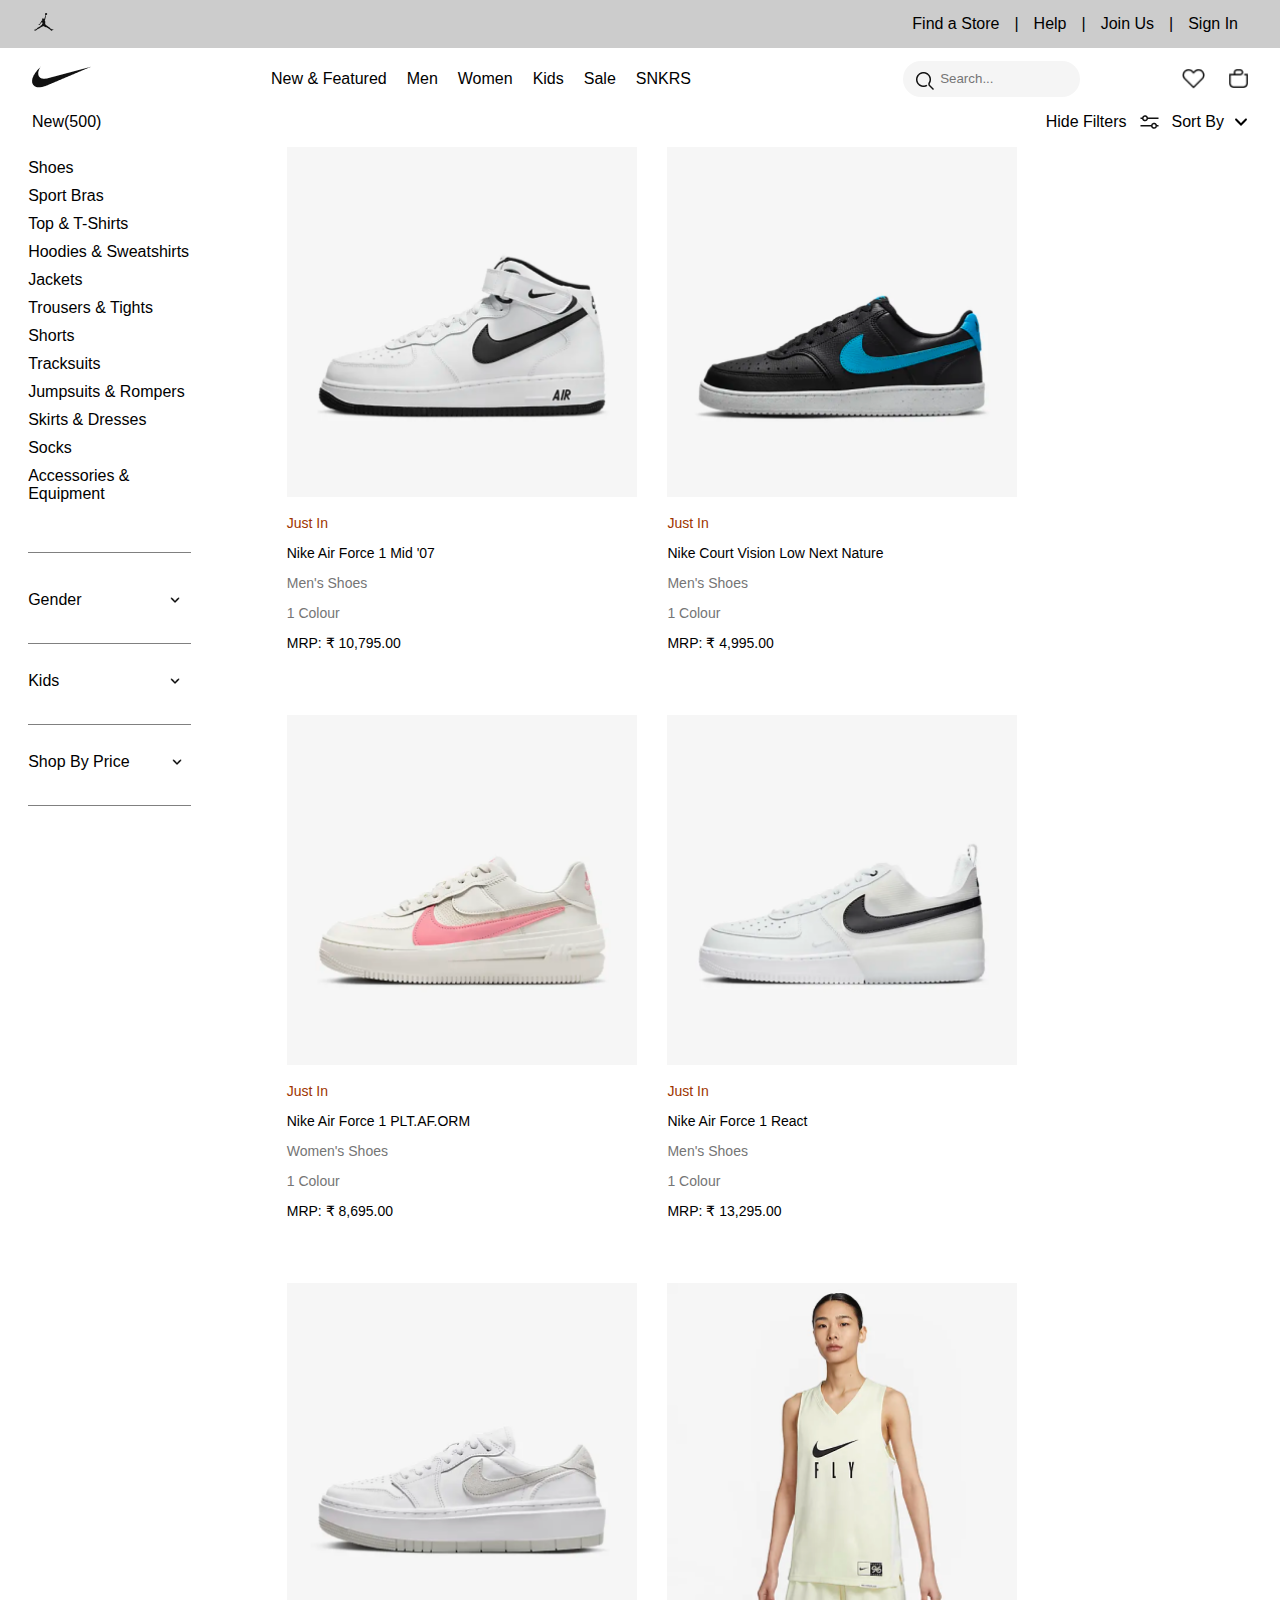
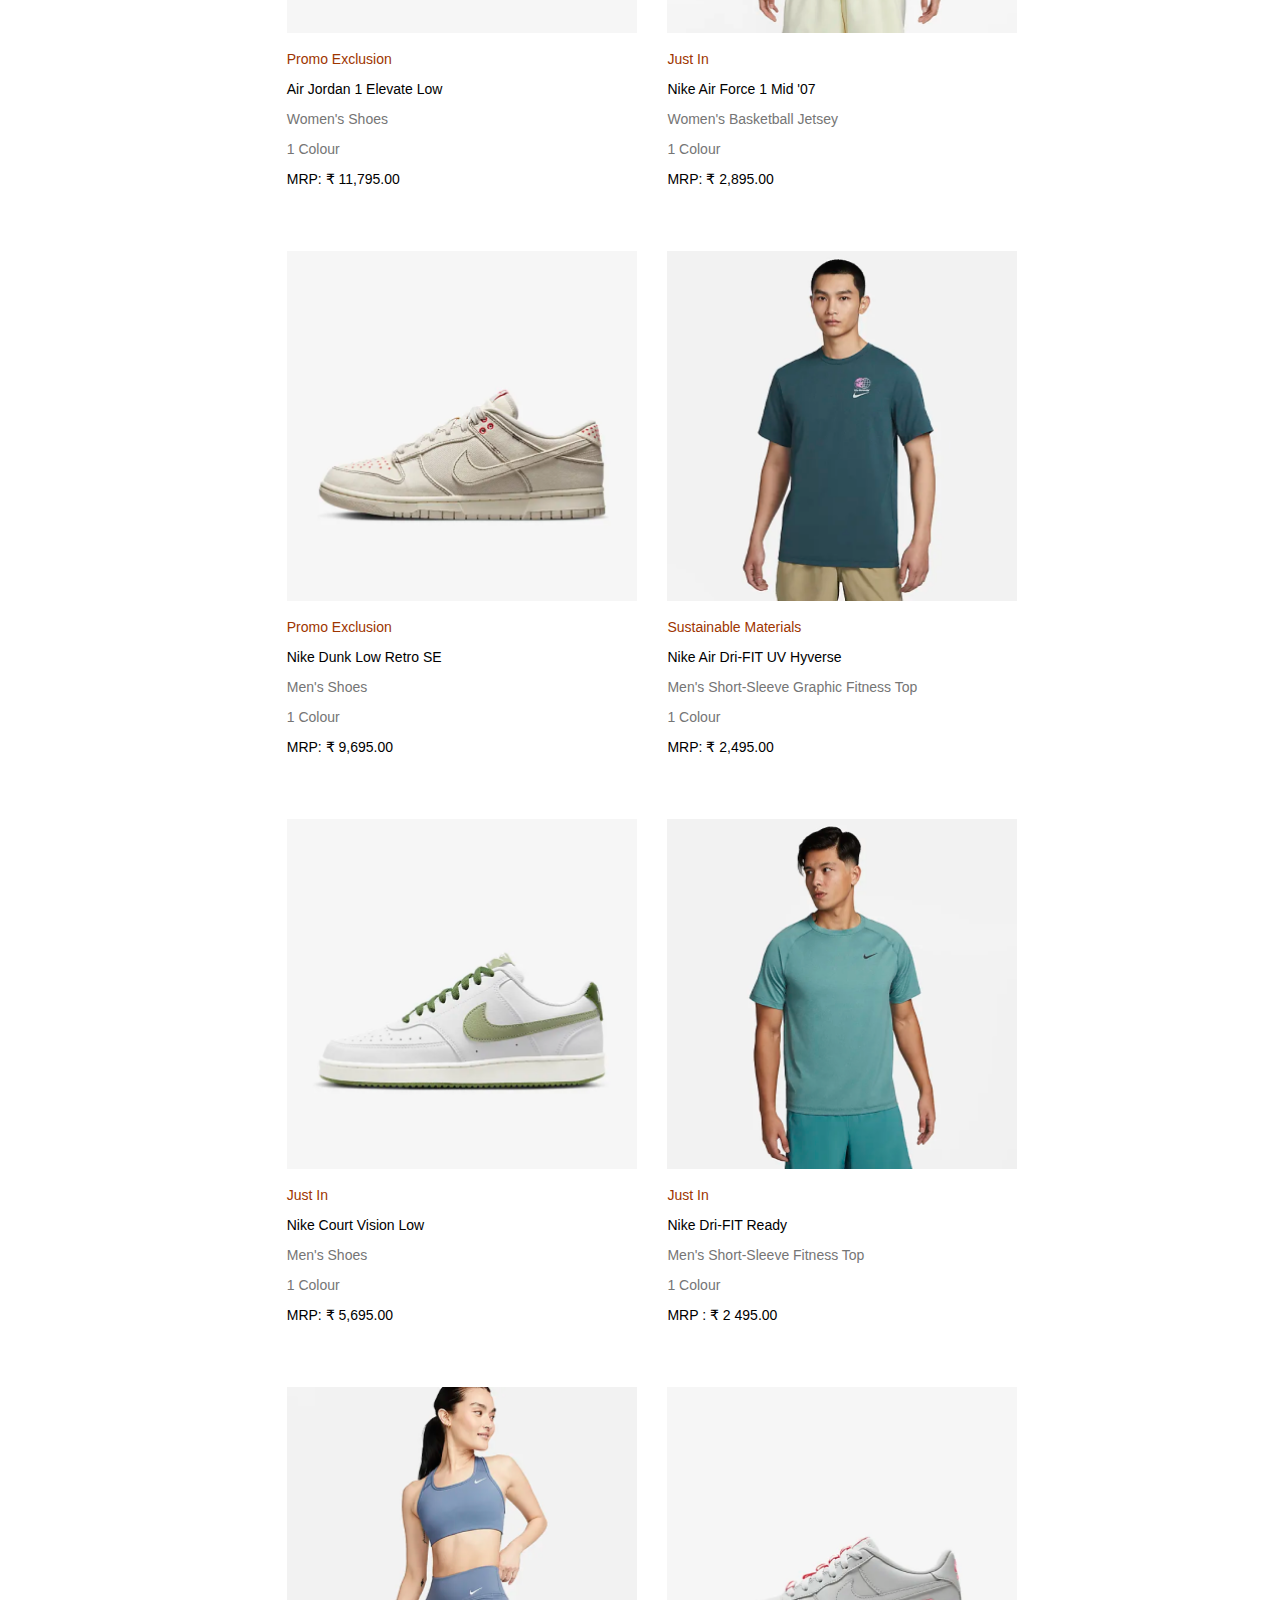
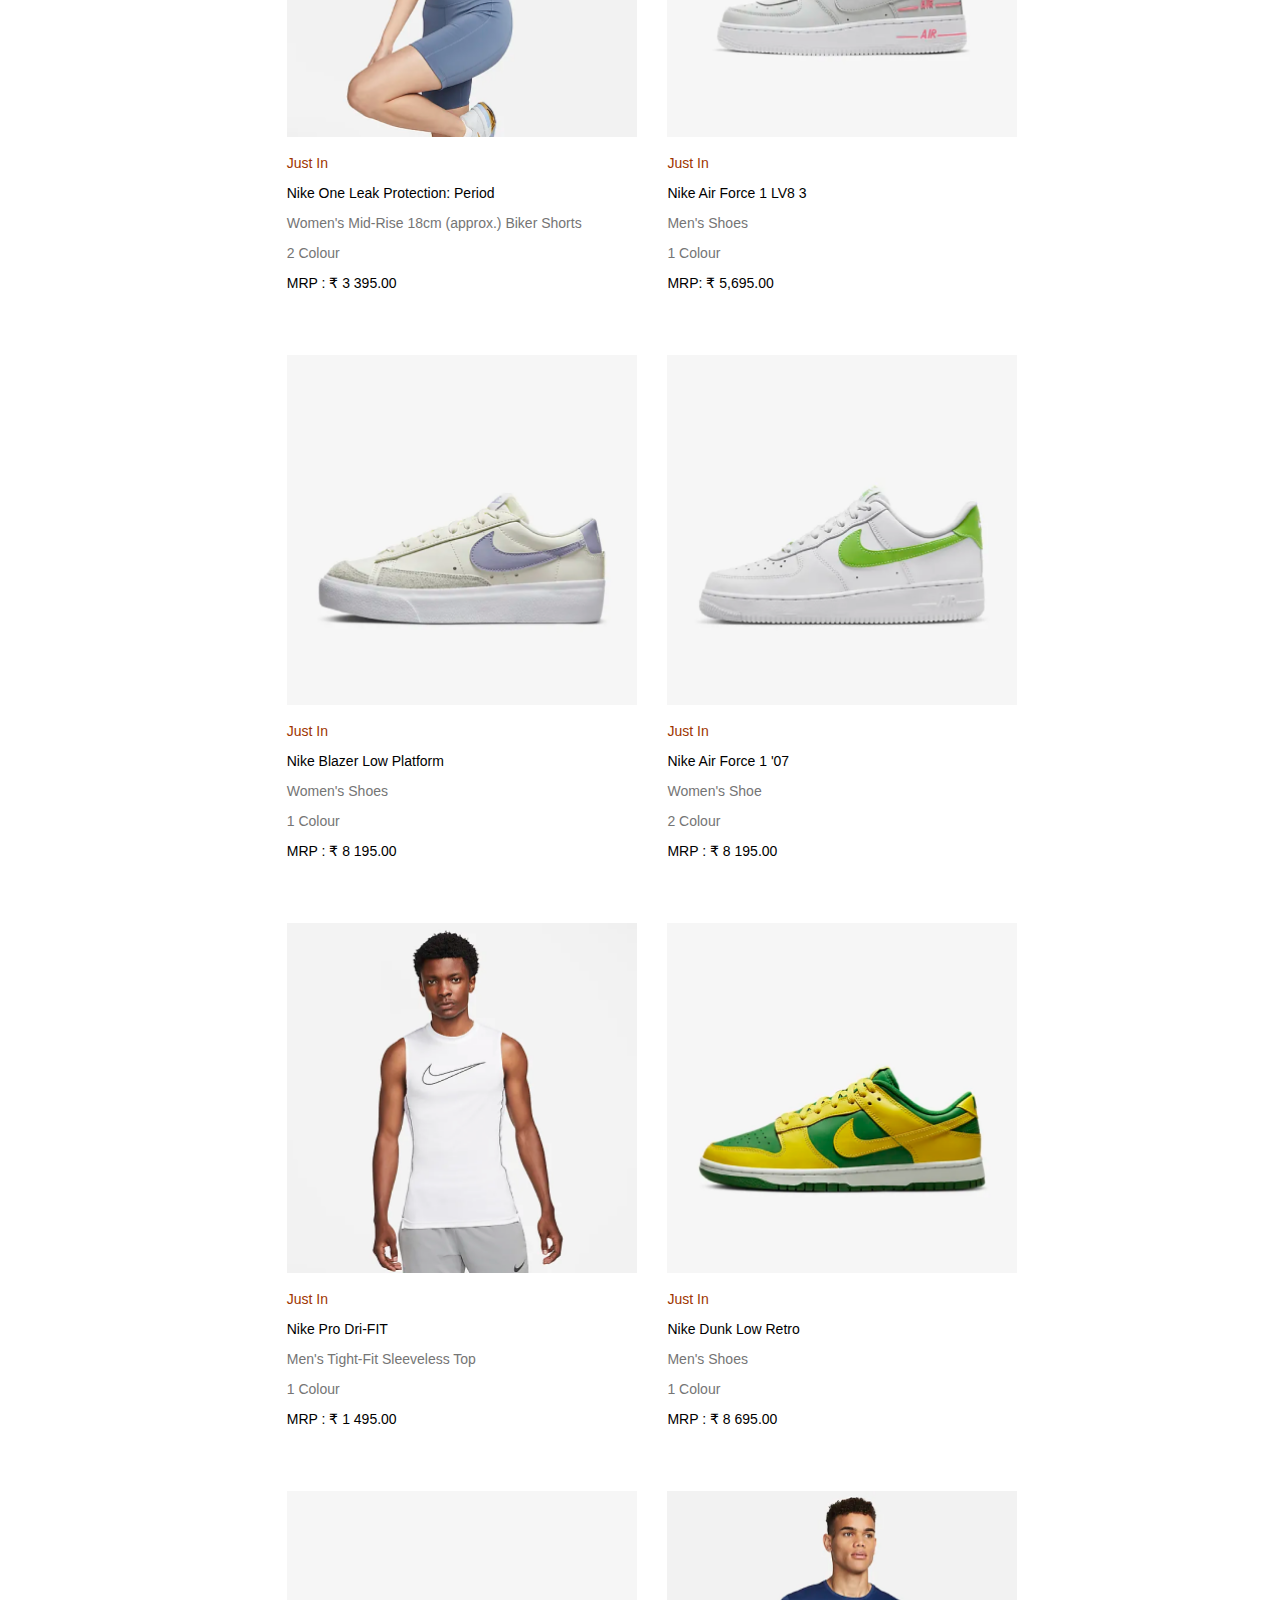
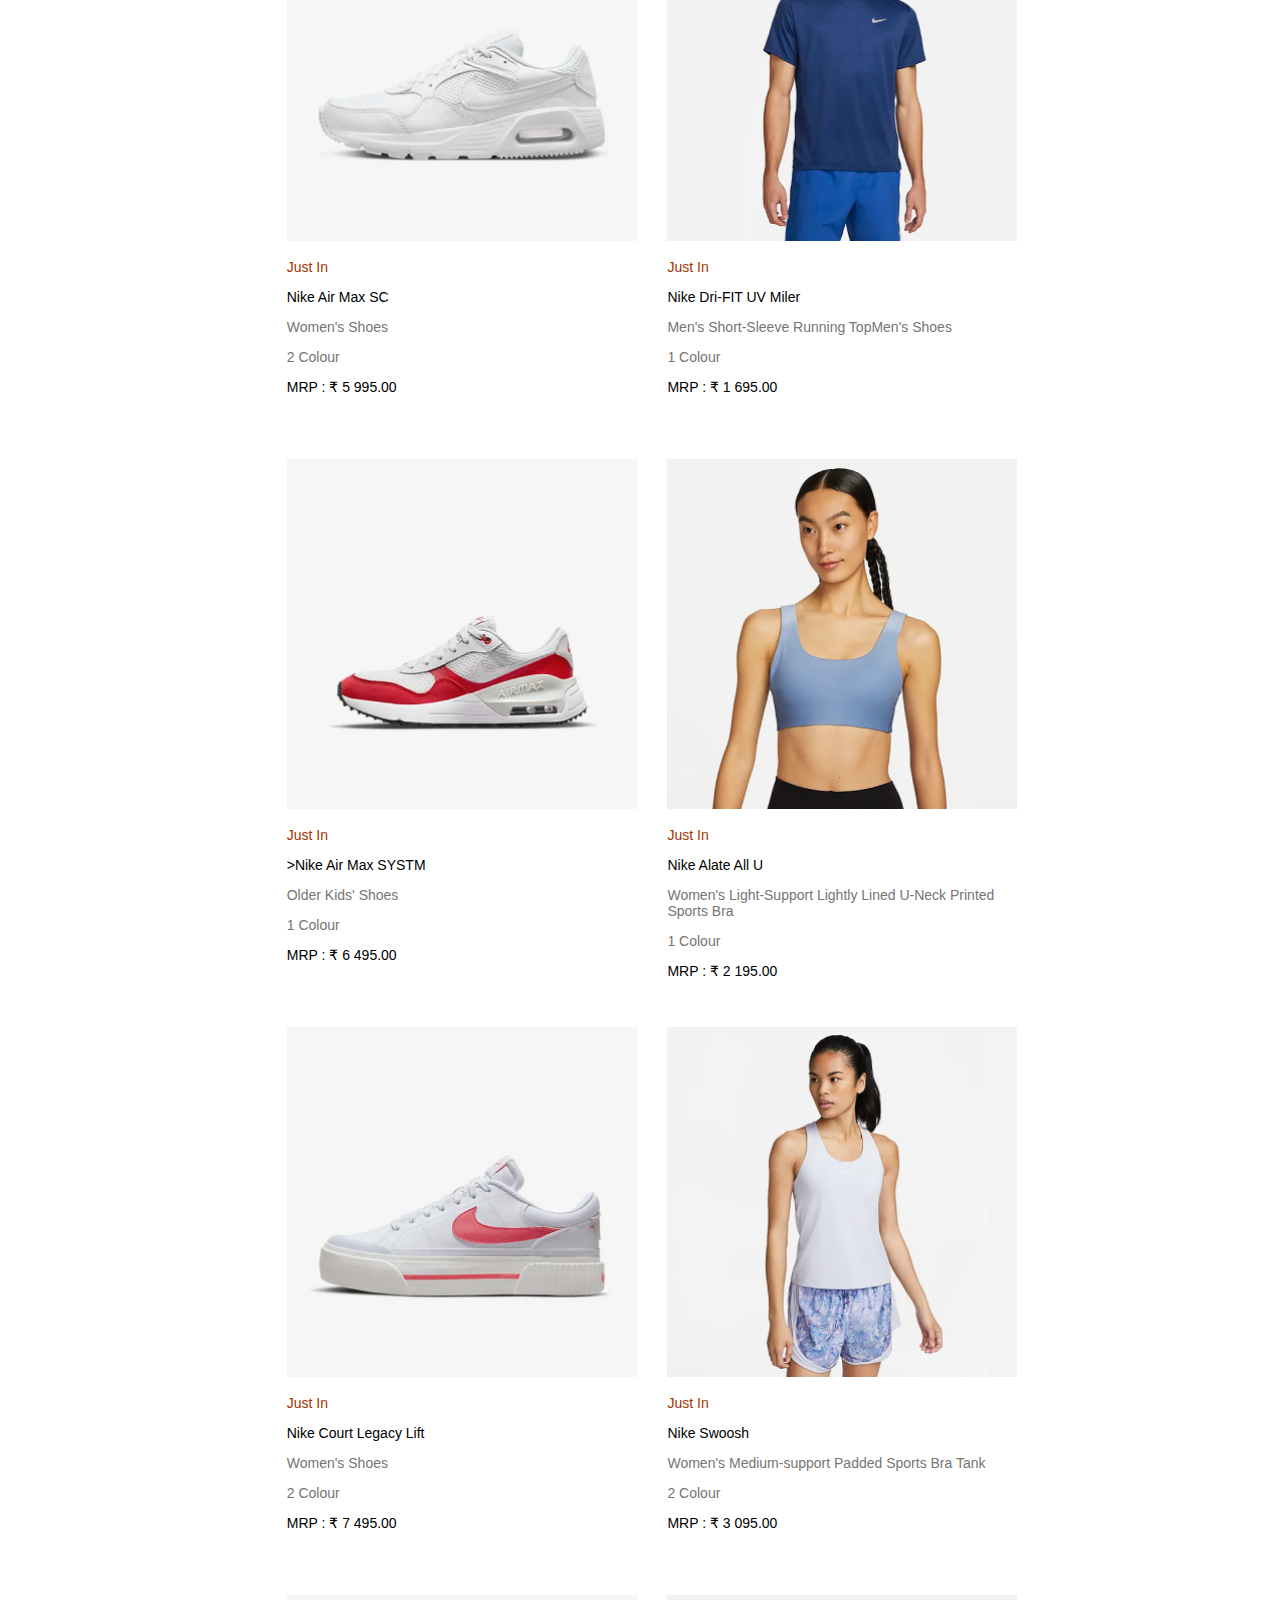
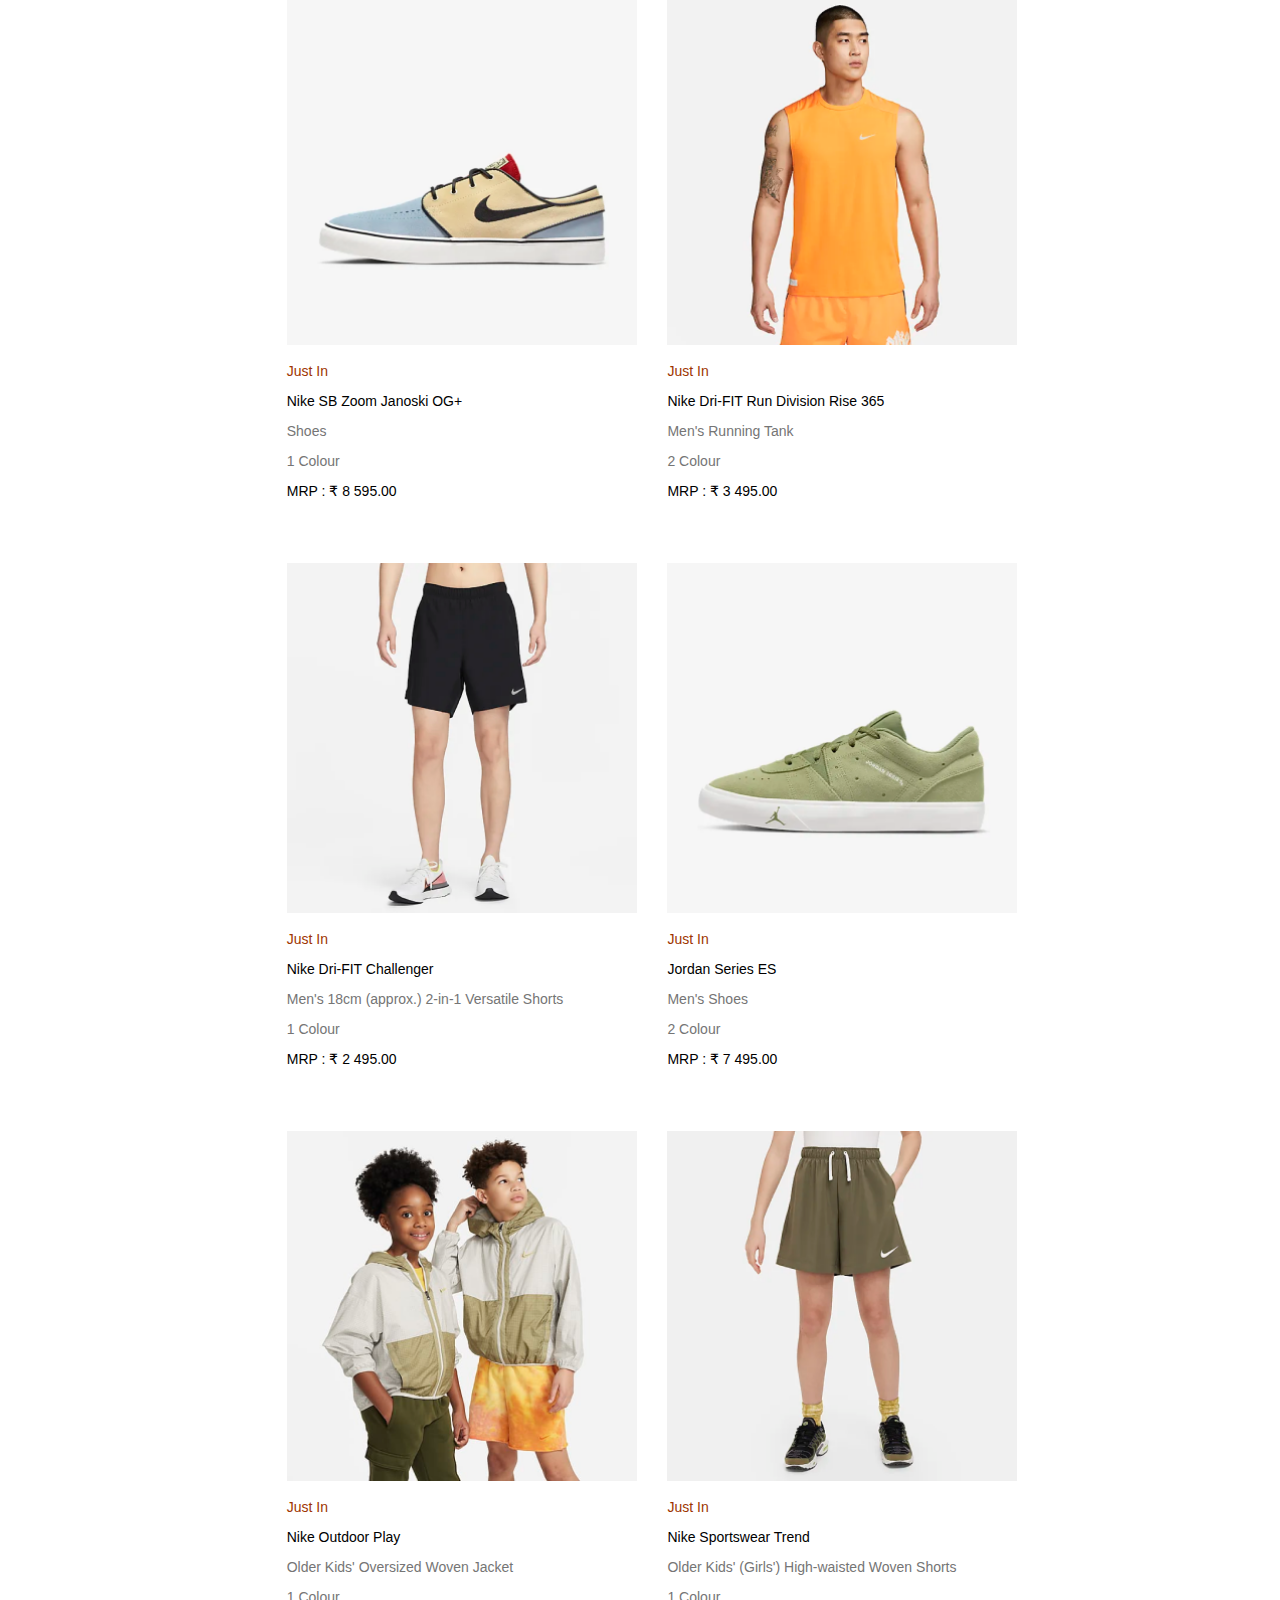
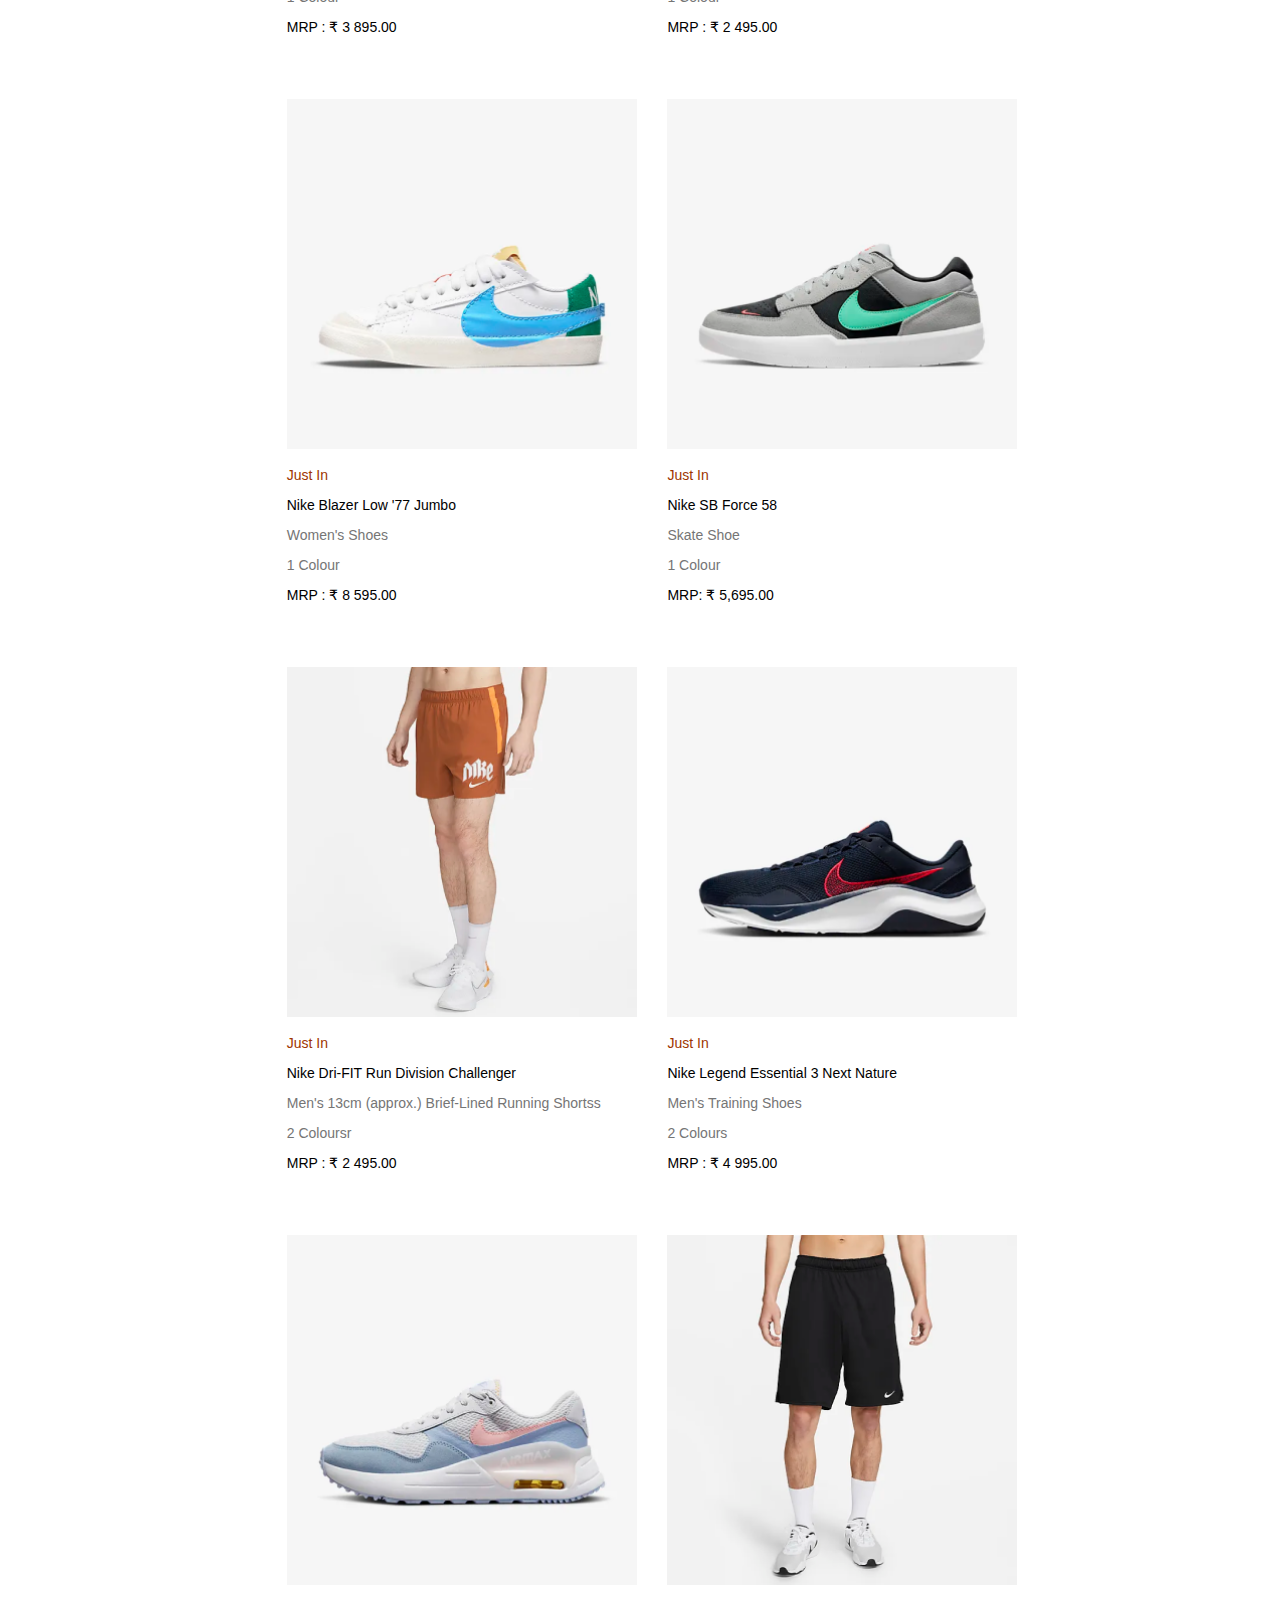
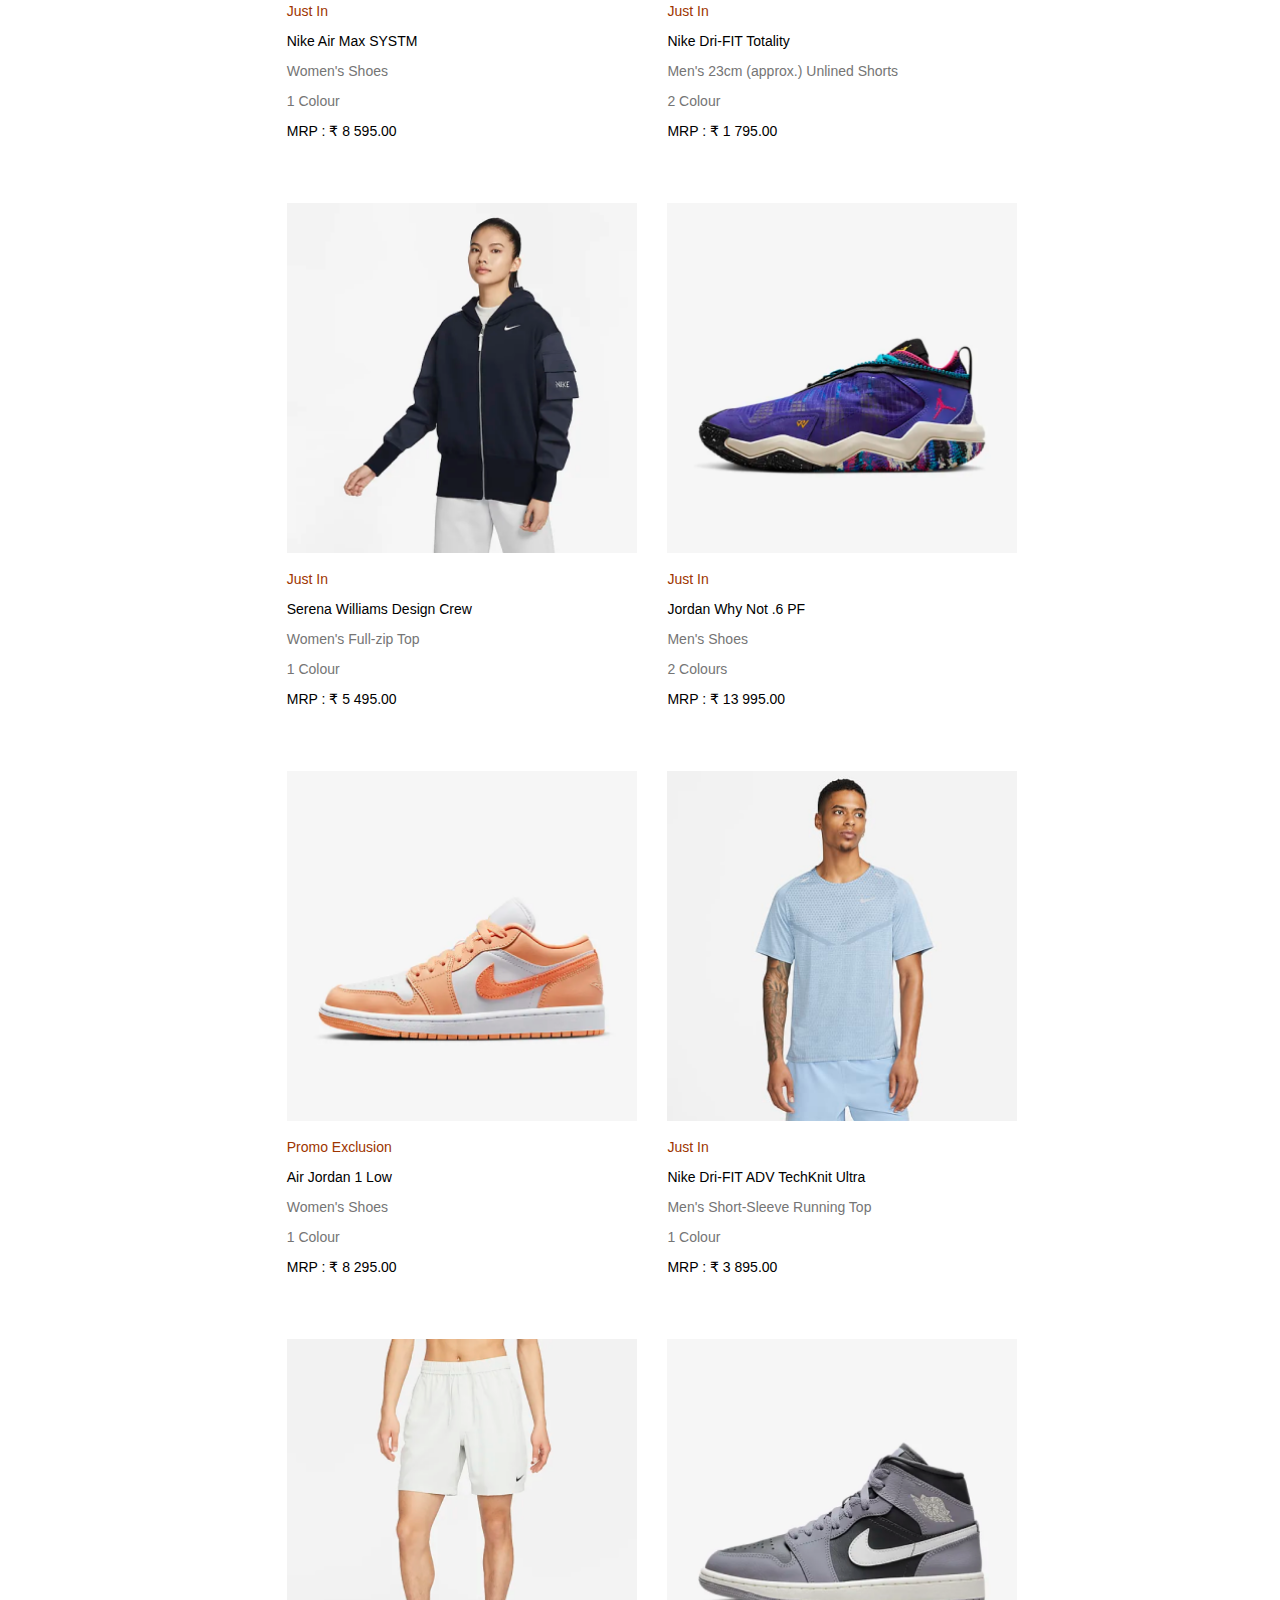
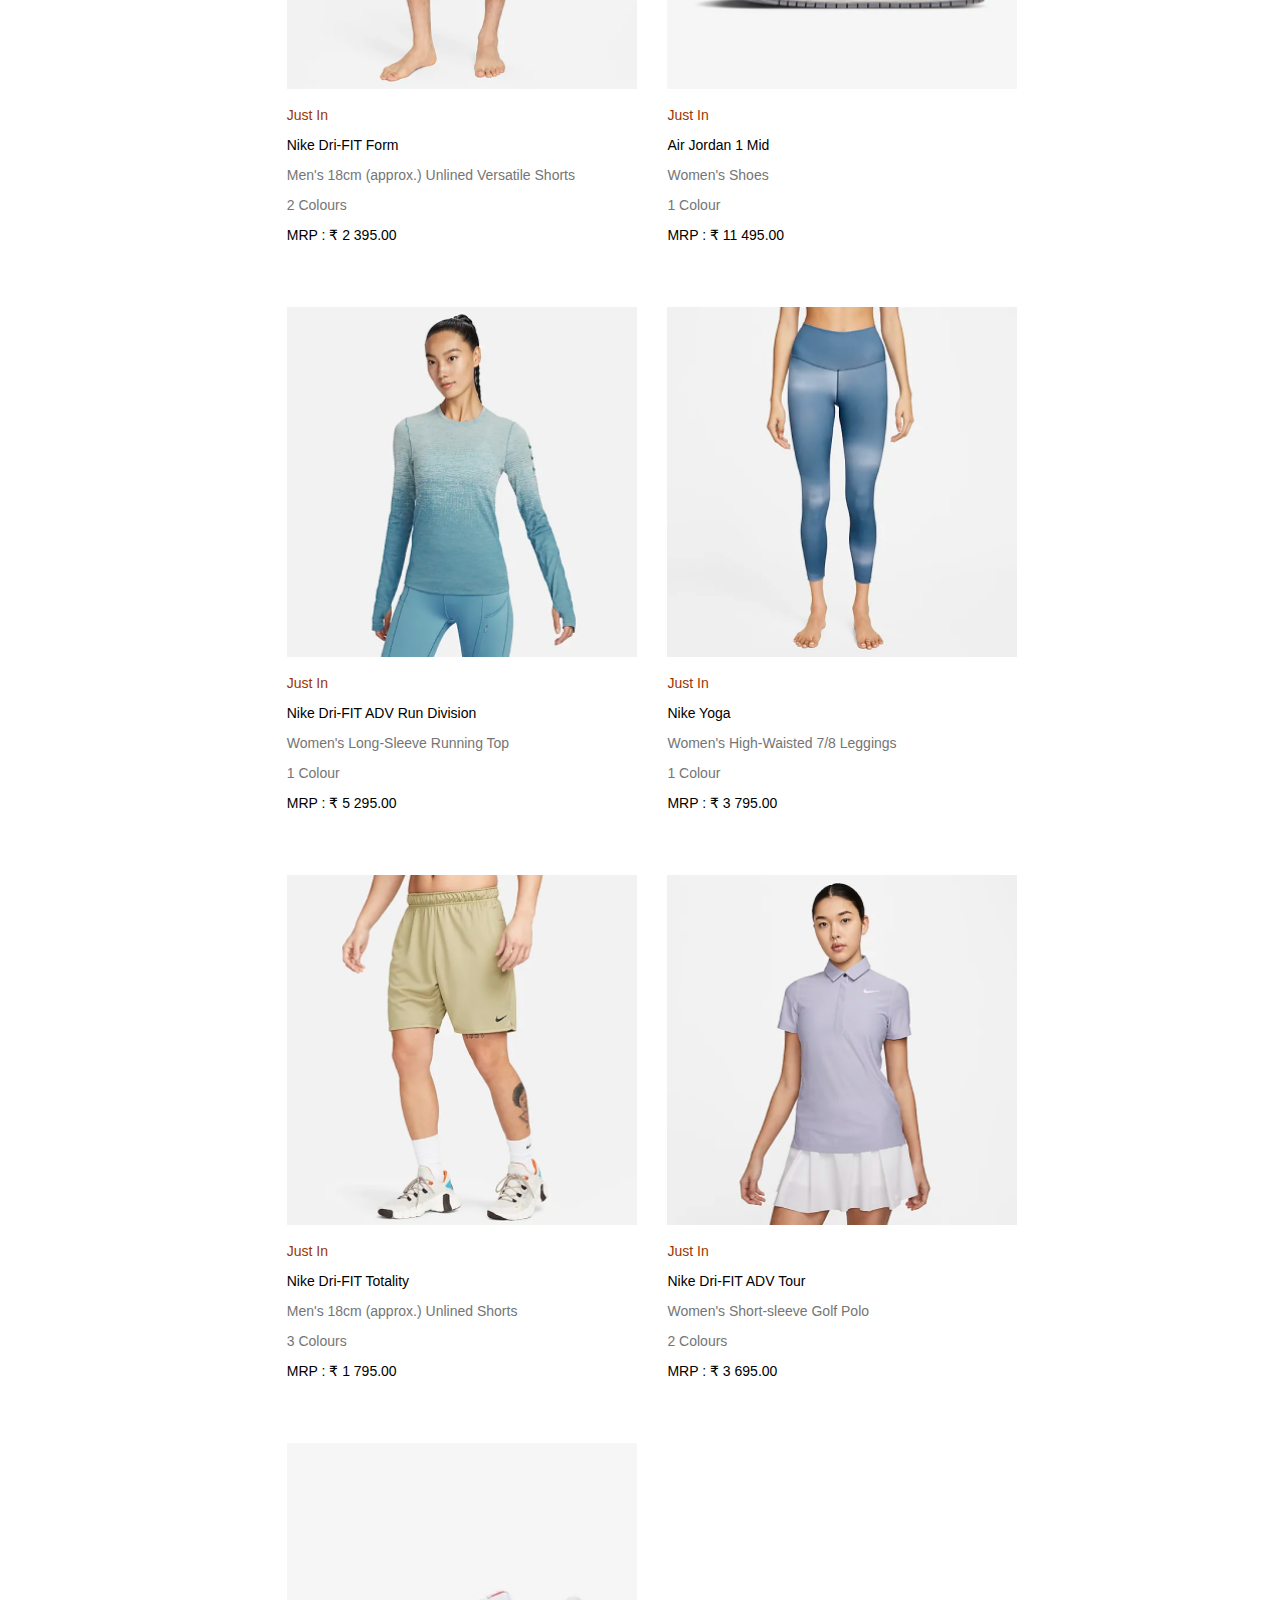
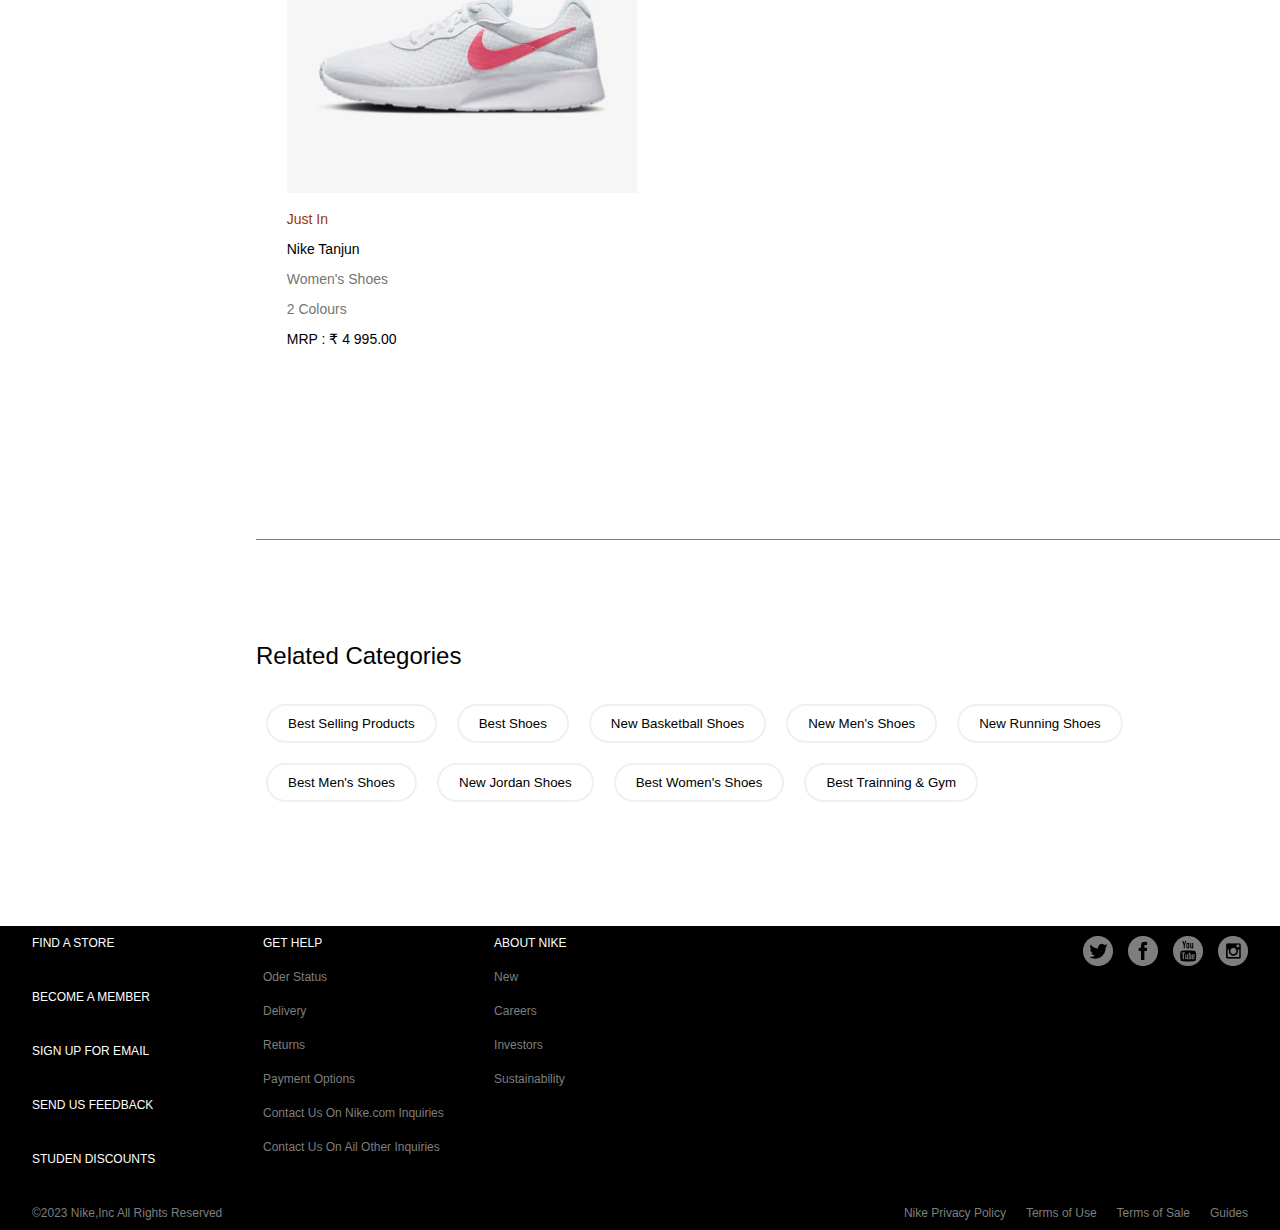
<file: html1/shop1.html>
<!DOCTYPE html>
<html lang="en">
<head>
    <meta charset="UTF-8">
    <meta name="viewport" content="width=device-width, initial-scale=1.0">
    <title>Document</title>
    <link rel="stylesheet" href="../css/header.css">
    <link rel="stylesheet" href="../css/footer.css">
    <link rel="stylesheet" href="../css/txt2.css">
</head>
<body>
    <div class="header-all">
        <header class="header">
            <a href="../html1/shop.html" class="logo">
                <img src="../imgs/anh1.png" alt="Logo Shop Giày">
            </a>
            <div class="header-nav">
                <a href="#">Find a Store</a><span>|</span>
                <a href="../html/gethelp.html">Help</a><span>|</span>
                <a href="../html/joinus.html">Join Us</a><span>|</span>
                <a href="../html/signin.html">Sign In</a>
            </div>
        </header>
        <div class="header-blow">
            <a href="../html1/shop.html" class="logo">
                <img src="../imgs/Vector (2).png" alt="Shop Bán Giày Logo">
            </a>
            <div class="header-blow-nav">
                <a href="../html1/shop1.html">New & Featured</a>
                <a href="#">Men</a>
                <a href="#">Women</a>
                <a href="#">Kids</a>
                <a href="#">Sale</a>
                <a href="../html2/test.html">SNKRS</a>
            </div>
            <div class="right-section">
                <div class="search-form">
                    <input type="text" placeholder="Search..." aria-label="Search">
                    <button type="submit" aria-label="Search">
                        <img src="../imgs/anh3.png" alt="Search Icon" class="search-icon">
                    </button>
                </div>
                <div class="icons">
                    <a href="bag.html"><img src="../imgs/Frame (12).png" alt="Shopping Cart"></a>
                    <a href="bag.html"><img src="../imgs/Frame (13).png" alt="User Profile"></a>
   
                </div>
            </div>
        </div>
    </div>
    <div class="header-blow">
        <span class="logo" style="font-family:'Franklin Gothic Medium', 'Arial Narrow', Arial, sans-serif;">New(500)</span>
        <div class="header-nav">
            <p>Hide Filters</p>
            <img src="../imgs/Frame (18).png" alt="">
            <p>Sort By</p>
            <img src="../imgs/Frame (20).png" alt="">
        </div>
    </div>
    <div class="all">
    <div class="container-all">
    <div class="container">
        <div class="sidebar">
            <a href="#">Shoes</a>
            <a href="#">Sport Bras</a>
            <a href="#">Top & T-Shirts</a>
            <a href="#">Hoodies & Sweatshirts</a>
            <a href="#">Jackets</a>
            <a href="#">Trousers & Tights</a>
            <a href="#">Shorts</a>
            <a href="#">Tracksuits</a>
            <a href="#">Jumpsuits & Rompers</a>
            <a href="#">Skirts & Dresses</a>
            <a href="#">Socks</a>
            <a href="#" class="special-link">Accessories & Equipment</a>
            <div class="gender-section">
                <div class="gender-toggle" onclick="toggleGender(this)">
                    <p style="padding-right: 48%">Gender</p>
                    <img src="../imgs/Frame (20).png" alt="">
                </div>
                <div class="gender-choices" style="display: none;">
                    <label><input type="checkbox" name="boy"> Man</label><br>
                    <label><input type="checkbox" name="girl"> Women</label><br>
                    <label class="underline"><input type="checkbox" name="girl"> Unisex</label>
                </div>
            </div>
            <div class="gender-section">
                <div class="gender-toggle" onclick="toggleGender(this)">
                    <p style="padding-right: 62%">Kids</p>
                    <img src="../imgs/Frame (20).png" alt="">
                </div>
                <div class="gender-choices" style="display: none;">
                    <label><input type="checkbox" name="boy"> Boys</label><br>
                    <label class="underline"><input type="checkbox" name="girl"> Girls</label>
                </div>
            </div>
            <div class="gender-section">
                <div class="gender-toggle" onclick="toggleGender(this)">
                    <p style="padding-right: 20%;">Shop By Price</p>
                    <img src="../imgs/Frame (20).png" alt="">
                </div>
                <div class="gender-choices" style="display: none;">
                    <label><input type="checkbox" name="boy"> Under ₹ 2 500.00</label><br>
                    <label class="underline"><input type="checkbox" name="girl">₹ 2 501.00 - ₹ 7 500.00</label>
                </div>
            </div>
            
            <script src="../js/script1.js"></script>
            
        </div>
    </div>
</div>
    <div class="main-content">
    <div class="product"><a href="shop2.html" style="text-decoration: none;">
        <img src="../imgs/Rectangle.png" alt="Product Image">
        <div>
            <p style="color:rgba(158, 53, 0, 1);">Just In</p>
            <p style="color: black;">Nike Air Force 1 Mid '07</p>
            <p style="color:rgba(117, 117, 117, 1)">Men's Shoes</p>
            <p style="color:rgba(117, 117, 117, 1)">1 Colour</p>
            <p style="color: black;">MRP: ₹ 10,795.00</p>
        </div></a>
    </div>
    <div class="product">
        <img src="../imgs/Rectangle (1).png" alt="Product Image">
        <div>
            <p style="color:rgba(158, 53, 0, 1);">Just In</p>
            <p>Nike Court Vision Low Next Nature</p>
            <p style="color:rgba(117, 117, 117, 1)">Men's Shoes</p>
            <p style="color:rgba(117, 117, 117, 1)">1 Colour</p>
            <p>MRP: ₹ 4,995.00</p>
        </div>
    </div>
    <div class="product">
        <img src="../imgs/Rectangle (2).png" alt="Product Image">
        <div>
            <p style="color:rgba(158, 53, 0, 1);">Just In</p>
            <p>Nike Air Force 1 PLT.AF.ORM</p>
            <p style="color:rgba(117, 117, 117, 1)">Women's Shoes</p>
            <p style="color:rgba(117, 117, 117, 1)">1 Colour</p>
            <p>MRP: ₹ 8,695.00</p>
        </div>
    </div>
    <div class="product">
        <img src="../imgs/Rectangle (3).png" alt="Product Image">
        <div>
            <p style="color:rgba(158, 53, 0, 1);">Just In</p>
            <p>Nike Air Force 1 React</p>
            <p style="color:rgba(117, 117, 117, 1)">Men's Shoes</p>
            <p style="color:rgba(117, 117, 117, 1)">1 Colour</p>
            <p>MRP: ₹ 13,295.00</p>
        </div>
    </div>
    <div class="product">
        <img src="../imgs/Rectangle (4).png" alt="Product Image">
        <div>
            <p style="color:rgba(158, 53, 0, 1);">Promo Exclusion</p>
            <p>Air Jordan 1 Elevate Low</p>
            <p style="color:rgba(117, 117, 117, 1)">Women's Shoes</p>
            <p style="color:rgba(117, 117, 117, 1)">1 Colour</p>
            <p>MRP: ₹ 11,795.00</p>
        </div>
    </div>
    <div class="product">
        <img src="../imgs/Rectangle (5).png" alt="Product Image">
        <div>
            <p style="color:rgba(158, 53, 0, 1);">Just In</p>
            <p>Nike Air Force 1 Mid '07</p>
            <p style="color:rgba(117, 117, 117, 1)">Women's Basketball Jetsey</p>
            <p style="color:rgba(117, 117, 117, 1)">1 Colour</p>
            <p>MRP: ₹ 2,895.00</p>
        </div>
    </div>
    <div class="product">
        <img src="../imgs/Rectangle (6).png" alt="Product Image">
        <div>
            <p style="color:rgba(158, 53, 0, 1);">Promo Exclusion</p>
            <p>Nike Dunk Low Retro SE</p>
            <p style="color:rgba(117, 117, 117, 1)">Men's Shoes</p>
            <p style="color:rgba(117, 117, 117, 1)">1 Colour</p>
            <p>MRP: ₹ 9,695.00</p>
        </div>
    </div>
    <div class="product">
        <img src="../imgs/Rectangle (7).png" alt="Product Image">
        <div>
            <p style="color:rgba(158, 53, 0, 1);">Sustainable Materials</p>
            <p>Nike Air Dri-FIT UV Hyverse</p>
            <p style="color:rgba(117, 117, 117, 1)">Men's Short-Sleeve Graphic Fitness Top</p>
            <p style="color:rgba(117, 117, 117, 1)">1 Colour</p>
            <p>MRP: ₹ 2,495.00</p>
        </div>
    </div>
    <div class="product">
        <img src="../imgs/Rectangle (8).png" alt="Product Image">
        <div>
            <p style="color:rgba(158, 53, 0, 1);">Just In</p>
            <p>Nike Court Vision Low</p>
            <p style="color:rgba(117, 117, 117, 1)">Men's Shoes</p>
            <p style="color:rgba(117, 117, 117, 1)">1 Colour</p>
            <p>MRP: ₹ 5,695.00</p>
        </div>
    </div>
    <div class="product">
        <img src="../imgs/Rectangle (9).png" alt="Product Image">
        <div>
            <p style="color:rgba(158, 53, 0, 1);">Just In</p>
            <p>Nike Dri-FIT Ready</p>
            <p style="color:rgba(117, 117, 117, 1)">Men's Short-Sleeve Fitness Top</p>
            <p style="color:rgba(117, 117, 117, 1)">1 Colour</p>
            <p>MRP : ₹ 2 495.00</p>
        </div>
    </div>
    <div class="product">
        <img src="../imgs/Rectangle (10).png" alt="Product Image">
        <div>
            <p style="color:rgba(158, 53, 0, 1);">Just In</p>
            <p>Nike One Leak Protection: Period</p>
            <p style="color:rgba(117, 117, 117, 1)">Women's Mid-Rise 18cm (approx.) Biker Shorts</p>
            <p style="color:rgba(117, 117, 117, 1)">2 Colour</p>
            <p>MRP : ₹ 3 395.00</p>
        </div>
    </div>
    <div class="product">
        <img src="../imgs/Rectangle (11).png" alt="Product Image">
        <div>
            <p style="color:rgba(158, 53, 0, 1);">Just In</p>
            <p>Nike Air Force 1 LV8 3</p>
            <p style="color:rgba(117, 117, 117, 1)">Men's Shoes</p>
            <p style="color:rgba(117, 117, 117, 1)">1 Colour</p>
            <p>MRP: ₹ 5,695.00</p>
        </div>
    </div>    
    <div class="product">
        <img src="../imgs/Rectangle (12).png" alt="Product Image">
        <div>
            <p style="color:rgba(158, 53, 0, 1);">Just In</p>
            <p>Nike Blazer Low Platform</p>
            <p style="color:rgba(117, 117, 117, 1)">Women's Shoes</p>
            <p style="color:rgba(117, 117, 117, 1)">1 Colour</p>
            <p>MRP : ₹ 8 195.00</p>
        </div>
    </div>
    <div class="product">
        <img src="../imgs/Rectangle (13).png" alt="Product Image">
        <div>
            <p style="color:rgba(158, 53, 0, 1);">Just In</p>
            <p>Nike Air Force 1 '07</p>
            <p style="color:rgba(117, 117, 117, 1)">Women's Shoe</p>
            <p style="color:rgba(117, 117, 117, 1)">2 Colour</p>
            <p>MRP : ₹ 8 195.00</p>
        </div>
    </div>
    <div class="product">
        <img src="../imgs/Rectangle (14).png" alt="Product Image">
        <div>
            <p style="color:rgba(158, 53, 0, 1);">Just In</p>
            <p>Nike Pro Dri-FIT</p>
            <p style="color:rgba(117, 117, 117, 1)">Men's Tight-Fit Sleeveless Top</p>
            <p style="color:rgba(117, 117, 117, 1)">1 Colour</p>
            <p>MRP : ₹ 1 495.00</p>
        </div>
    </div>
    <div class="product">
        <img src="../imgs/Rectangle (15).png" alt="Product Image">
        <div>
            <p style="color:rgba(158, 53, 0, 1);">Just In</p>
            <p>Nike Dunk Low Retro</p>
            <p style="color:rgba(117, 117, 117, 1)">Men's Shoes</p>
            <p style="color:rgba(117, 117, 117, 1)">1 Colour</p>
            <p>MRP : ₹ 8 695.00</p>
        </div>
    </div>
    <div class="product">
        <img src="../imgs/Rectangle (16).png" alt="Product Image">
        <div>
            <p style="color:rgba(158, 53, 0, 1);">Just In</p>
            <p>Nike Air Max SC</p>
            <p style="color:rgba(117, 117, 117, 1)">Women's Shoes</p>
            <p style="color:rgba(117, 117, 117, 1)">2 Colour</p>
            <p>MRP : ₹ 5 995.00</p>
        </div>
    </div>
    <div class="product">
        <img src="../imgs/Rectangle (17).png" alt="Product Image">
        <div>
            <p style="color:rgba(158, 53, 0, 1);">Just In</p>
            <p>Nike Dri-FIT UV Miler</p>
            <p style="color:rgba(117, 117, 117, 1)">Men's Short-Sleeve Running TopMen's Shoes</p>
            <p style="color:rgba(117, 117, 117, 1)">1 Colour</p>
            <p>MRP : ₹ 1 695.00</p>
        </div>
    </div>
    <div class="product">
        <img src="../imgs/Rectangle (18).png" alt="Product Image">
        <div>
            <p style="color:rgba(158, 53, 0, 1);">Just In</p>
            <p>>Nike Air Max SYSTM</p>
            <p style="color:rgba(117, 117, 117, 1)">Older Kids' Shoes</p>
            <p style="color:rgba(117, 117, 117, 1)">1 Colour</p>
            <p>MRP : ₹ 6 495.00</p>
        </div>
    </div>
    <div class="product">
        <img src="../imgs/Rectangle (19).png" alt="Product Image">
        <div>
            <p style="color:rgba(158, 53, 0, 1);">Just In</p>
            <p>Nike Alate All U</p>
            <p style="color:rgba(117, 117, 117, 1)">Women's Light-Support Lightly Lined U-Neck Printed Sports Bra</p>
            <p style="color:rgba(117, 117, 117, 1)">1 Colour</p>
            <p>MRP : ₹ 2 195.00</p>
        </div>
    </div>
    <div class="product">
        <img src="../imgs/Rectangle (20).png" alt="Product Image">
        <div>
            <p style="color:rgba(158, 53, 0, 1);">Just In</p>
            <p> Nike Court Legacy Lift</p>
            <p style="color:rgba(117, 117, 117, 1)">Women's Shoes</p>
            <p style="color:rgba(117, 117, 117, 1)">2 Colour</p>
            <p>MRP : ₹ 7 495.00</p>
        </div>
    </div>
    <div class="product">
        <img src="../imgs/Rectangle (21).png" alt="Product Image">
        <div>
            <p style="color:rgba(158, 53, 0, 1);">Just In</p>
            <p>Nike Swoosh</p>
            <p style="color:rgba(117, 117, 117, 1)">Women's Medium-support Padded Sports Bra Tank</p>
            <p style="color:rgba(117, 117, 117, 1)">2 Colour</p>
            <p>MRP : ₹ 3 095.00</p>
        </div>
    </div>
    <div class="product">
        <img src="../imgs/Rectangle (22).png" alt="Product Image">
        <div>
            <p style="color:rgba(158, 53, 0, 1);">Just In</p>
            <p>Nike SB Zoom Janoski OG+</p>
            <p style="color:rgba(117, 117, 117, 1)">Shoes</p>
            <p style="color:rgba(117, 117, 117, 1)">1 Colour</p>
            <p>MRP : ₹ 8 595.00</p>
        </div>
    </div>
    <div class="product">
        <img src="../imgs/Rectangle (23).png" alt="Product Image">
        <div>
            <p style="color:rgba(158, 53, 0, 1);">Just In</p>
            <p>Nike Dri-FIT Run Division Rise 365</p>
            <p style="color:rgba(117, 117, 117, 1)">Men's Running Tank</p>
            <p style="color:rgba(117, 117, 117, 1)">2 Colour</p>
            <p>MRP : ₹ 3 495.00</p>
        </div>
    </div>
    <div class="product">
        <img src="../imgs/Rectangle (24).png" alt="Product Image">
        <div>
            <p style="color:rgba(158, 53, 0, 1);">Just In</p>
            <p>Nike Dri-FIT Challenger</p>
            <p style="color:rgba(117, 117, 117, 1)">Men's 18cm (approx.) 2-in-1 Versatile Shorts</p>
            <p style="color:rgba(117, 117, 117, 1)">1 Colour</p>
            <p>MRP : ₹ 2 495.00</p>
        </div>
    </div>
    <div class="product">
        <img src="../imgs/Rectangle (25).png" alt="Product Image">
        <div>
            <p style="color:rgba(158, 53, 0, 1);">Just In</p>
            <p>Jordan Series ES</p>
            <p style="color:rgba(117, 117, 117, 1)">Men's Shoes</p>
            <p style="color:rgba(117, 117, 117, 1)">2 Colour</p>
            <p>MRP : ₹ 7 495.00</p>
        </div>
    </div>
    <div class="product">
        <img src="../imgs/Rectangle (26).png" alt="Product Image">
        <div>
            <p style="color:rgba(158, 53, 0, 1);">Just In</p>
            <p>Nike Outdoor Play</p>
            <p style="color:rgba(117, 117, 117, 1)">Older Kids' Oversized Woven Jacket</p>
            <p style="color:rgba(117, 117, 117, 1)">1 Colour</p>
            <p>MRP : ₹ 3 895.00</p>
        </div>
    </div>
    <div class="product">
        <img src="../imgs/Rectangle (27).png" alt="Product Image">
        <div>
            <p style="color:rgba(158, 53, 0, 1);">Just In</p>
            <p>Nike Sportswear Trend</p>
            <p style="color:rgba(117, 117, 117, 1)">Older Kids' (Girls') High-waisted Woven Shorts</p>
            <p style="color:rgba(117, 117, 117, 1)">1 Colour</p>
            <p>MRP : ₹ 2 495.00</p>
        </div>
    </div>
    <div class="product">
        <img src="../imgs/Rectangle (28).png" alt="Product Image">
        <div>
            <p style="color:rgba(158, 53, 0, 1);">Just In</p>
            <p>Nike Blazer Low '77 Jumbo</p>
            <p style="color:rgba(117, 117, 117, 1)">Women's Shoes</p>
            <p style="color:rgba(117, 117, 117, 1)">1 Colour</p>
            <p>MRP : ₹ 8 595.00</p>
        </div>
    </div>
    <div class="product">
        <img src="../imgs/Rectangle (29).png" alt="Product Image">
        <div>
            <p style="color:rgba(158, 53, 0, 1);">Just In</p>
            <p>Nike SB Force 58</p>
            <p style="color:rgba(117, 117, 117, 1)">Skate Shoe</p>
            <p style="color:rgba(117, 117, 117, 1)">1 Colour</p>
            <p>MRP: ₹ 5,695.00</p>
        </div>
    </div>
    <div class="product">
        <img src="../imgs/Rectangle (30).png" alt="Product Image">
        <div>
            <p style="color:rgba(158, 53, 0, 1);">Just In</p>
            <p>Nike Dri-FIT Run Division Challenger</p>
            <p style="color:rgba(117, 117, 117, 1)">Men's 13cm (approx.) Brief-Lined Running Shortss</p>
            <p style="color:rgba(117, 117, 117, 1)">2 Coloursr</p>
            <p>MRP : ₹ 2 495.00</p>
        </div>
    </div>
    <div class="product">
        <img src="../imgs/Rectangle (31).png" alt="Product Image">
        <div>
            <p style="color:rgba(158, 53, 0, 1);">Just In</p>
            <p>Nike Legend Essential 3 Next Nature</p>
            <p style="color:rgba(117, 117, 117, 1)">Men's Training Shoes</p>
            <p style="color:rgba(117, 117, 117, 1)">2 Colours</p>
            <p>MRP : ₹ 4 995.00</p>
        </div>
    </div>
    <div class="product">
        <img src="../imgs/Rectangle (32).png" alt="Product Image">
        <div>
            <p style="color:rgba(158, 53, 0, 1);">Just In</p>
            <p>Nike Air Max SYSTM</p>
            <p style="color:rgba(117, 117, 117, 1)">Women's Shoes</p>
            <p style="color:rgba(117, 117, 117, 1)">1 Colour</p>
            <p>MRP : ₹ 8 595.00</p>
        </div>
    </div>
    <div class="product">
        <img src="../imgs/Rectangle (33).png" alt="Product Image">
        <div>
            <p style="color:rgba(158, 53, 0, 1);">Just In</p>
            <p>Nike Dri-FIT Totality</p>
            <p style="color:rgba(117, 117, 117, 1)">Men's 23cm (approx.) Unlined Shorts</p>
            <p style="color:rgba(117, 117, 117, 1)">2 Colour</p>
            <p>MRP : ₹ 1 795.00</p>
        </div>
    </div>
    <div class="product">
        <img src="../imgs/Rectangle (34).png" alt="Product Image">
        <div>
            <p style="color:rgba(158, 53, 0, 1);">Just In</p>
            <p>Serena Williams Design Crew</p>
            <p style="color:rgba(117, 117, 117, 1)">Women's Full-zip Top</p>
            <p style="color:rgba(117, 117, 117, 1)">1 Colour</p>
            <p>MRP : ₹ 5 495.00</p>
        </div>
    </div>
    <div class="product">
        <img src="../imgs/Rectangle (35).png" alt="Product Image">
        <div>
            <p style="color:rgba(158, 53, 0, 1);">Just In</p>
            <p>Jordan Why Not .6 PF</p>
            <p style="color:rgba(117, 117, 117, 1)">Men's Shoes</p>
            <p style="color:rgba(117, 117, 117, 1)">2 Colours</p>
            <p>MRP : ₹ 13 995.00</p>
        </div>
    </div>
    <div class="product">
        <img src="../imgs/Rectangle (36).png" alt="Product Image">
        <div>
            <p style="color:rgba(158, 53, 0, 1);">Promo Exclusion</p>
            <p>Air Jordan 1 Low</p>
            <p style="color:rgba(117, 117, 117, 1)">Women's Shoes</p>
            <p style="color:rgba(117, 117, 117, 1)">1 Colour</p>
            <p>MRP : ₹ 8 295.00</p>
        </div>
    </div>
    <div class="product">
        <img src="../imgs/Rectangle (37).png" alt="Product Image">
        <div>
            <p style="color:rgba(158, 53, 0, 1);">Just In</p>
            <p>Nike Dri-FIT ADV TechKnit Ultra</p>
            <p style="color:rgba(117, 117, 117, 1)">Men's Short-Sleeve Running Top</p>
            <p style="color:rgba(117, 117, 117, 1)">1 Colour</p>
            <p>MRP : ₹ 3 895.00</p>
        </div>
    </div>
    <div class="product">
        <img src="../imgs/Rectangle (38).png" alt="Product Image">
        <div>
            <p style="color:rgba(158, 53, 0, 1);">Just In</p>
            <p>Nike Dri-FIT Form</p>
            <p style="color:rgba(117, 117, 117, 1)">Men's 18cm (approx.) Unlined Versatile Shorts</p>
            <p style="color:rgba(117, 117, 117, 1)">2 Colours</p>
            <p>MRP : ₹ 2 395.00</p>
        </div>
    </div>
    <div class="product">
        <img src="../imgs/Rectangle (39).png" alt="Product Image">
        <div>
            <p style="color:rgba(158, 53, 0, 1);">Just In</p>
            <p>Air Jordan 1 Mid</p>
            <p style="color:rgba(117, 117, 117, 1)">Women's Shoes</p>
            <p style="color:rgba(117, 117, 117, 1)">1 Colour</p>
            <p>MRP : ₹ 11 495.00</p>
        </div>
    </div>
    <div class="product">
        <img src="../imgs/Rectangle (40).png" alt="Product Image">
        <div>
            <p style="color:rgba(158, 53, 0, 1);">Just In</p>
            <p>Nike Dri-FIT ADV Run Division</p>
            <p style="color:rgba(117, 117, 117, 1)">Women's Long-Sleeve Running Top</p>
            <p style="color:rgba(117, 117, 117, 1)">1 Colour</p>
            <p>MRP : ₹ 5 295.00</p>
        </div>
    </div>
    <div class="product">
        <img src="../imgs/Rectangle (41).png" alt="Product Image">
        <div>
            <p style="color:rgba(158, 53, 0, 1);">Just In</p>
            <p>Nike Yoga</p>
            <p style="color:rgba(117, 117, 117, 1)">Women's High-Waisted 7/8 Leggings</p>
            <p style="color:rgba(117, 117, 117, 1)">1 Colour</p>
            <p>MRP : ₹ 3 795.00</p>
        </div>
    </div>
    <div class="product">
        <img src="../imgs/Rectangle (42).png" alt="Product Image">
        <div>
            <p style="color:rgba(158, 53, 0, 1);">Just In</p>
            <p>Nike Dri-FIT Totality</p>
            <p style="color:rgba(117, 117, 117, 1)">Men's 18cm (approx.) Unlined Shorts</p>
            <p style="color:rgba(117, 117, 117, 1)">3 Colours</p>
            <p>MRP : ₹ 1 795.00</p>
        </div>
    </div>
    <div class="product">
        <img src="../imgs/Rectangle (43).png" alt="Product Image">
        <div>
            <p style="color:rgba(158, 53, 0, 1);">Just In</p>
            <p>Nike Dri-FIT ADV Tour</p>
            <p style="color:rgba(117, 117, 117, 1)">Women's Short-sleeve Golf Polo</p>
            <p style="color:rgba(117, 117, 117, 1)">2 Colours</p>
            <p>MRP : ₹ 3 695.00</p>
        </div>
    </div>
    <div class="product">
        <img src="../imgs/Rectangle (44).png" alt="Product Image">
        <div>
            <p style="color:rgba(158, 53, 0, 1);">Just In</p>
            <p>Nike Tanjun</p>
            <p style="color:rgba(117, 117, 117, 1)">Women's Shoes</p>
            <p style="color:rgba(117, 117, 117, 1)">2 Colours</p>
            <p>MRP : ₹ 4 995.00</p>
        </div>
    </div>  
    
</div>

</div>
<div class="text">
        <p>Related Categories</p>
        <div class="button">
            <button>Best Selling Products</button>
            <button>Best Shoes</button>
            <button>New Basketball Shoes</button>
            <button>New Men's Shoes</button>
            <button>New Running Shoes</button>
            <button>Best Men's Shoes</button>
            <button>New Jordan Shoes</button>
            <button>Best Women's Shoes</button>
            <button>Best Trainning & Gym</button>  
        </div>
    </div>
    <div class="footer-A">
        <div class="footer-B">
               <div class="footer">
                      <div class="footer-T1">
                             <a href="">FIND A STORE</a>
                             <a href="">BECOME A MEMBER</a>
                             <a href="">SIGN UP FOR EMAIL</a>
                             <a href="">SEND US FEEDBACK</a>
                             <a href="">STUDEN DISCOUNTS</a>
                      </div>
                      <div class="footer-T2">
                             <a href="../html/gethelp.html">GET HELP</a>
                             <span>Oder Status</span>
                             <span>Delivery</span>
                             <span>Returns</span>
                             <span>Payment Options</span>
                             <span>Contact Us On Nike.com Inquiries</span>
                             <span>Contact Us On Ail Other Inquiries</span>
                      </div>
                      <div class="footer-T3">
                             <a href="">ABOUT NIKE</a>
                             <span>New</span>
                             <span>Careers</span>
                             <span>Investors</span>
                             <span>Sustainability</span>
                      </div>
                      <div class="footer-i">
                             <div class="footer-icon">
                                    <a href="">
                                           <img src="../imgs/Frame (1).png" alt="">
                                    </a>
                                    <a href="">
                                           <img src="../imgs/Frame (2).png" alt="">
                                    </a>
                                    <a href="">
                                           <img src="../imgs/Frame (3).png" alt="">
                                    </a>
                                    <a href="">
                                           <img src="../imgs/Frame (4).png" alt="">
                                    </a>
                             </div>
                      </div>
               </div>
               <div class="footer-end">
                      <div class="footer-text">
                             <span>&copy;2023 Nike,Inc All Rights Reserved</span>
                             <a href="">Guides</a>
                             <a href="">Terms of Sale</a>
                             <a href="">Terms of Use</a>
                             <a href="">Nike Privacy Policy</a>
                      </div>
               </div>
        </div>
</div>
</body>
</html>
</file>
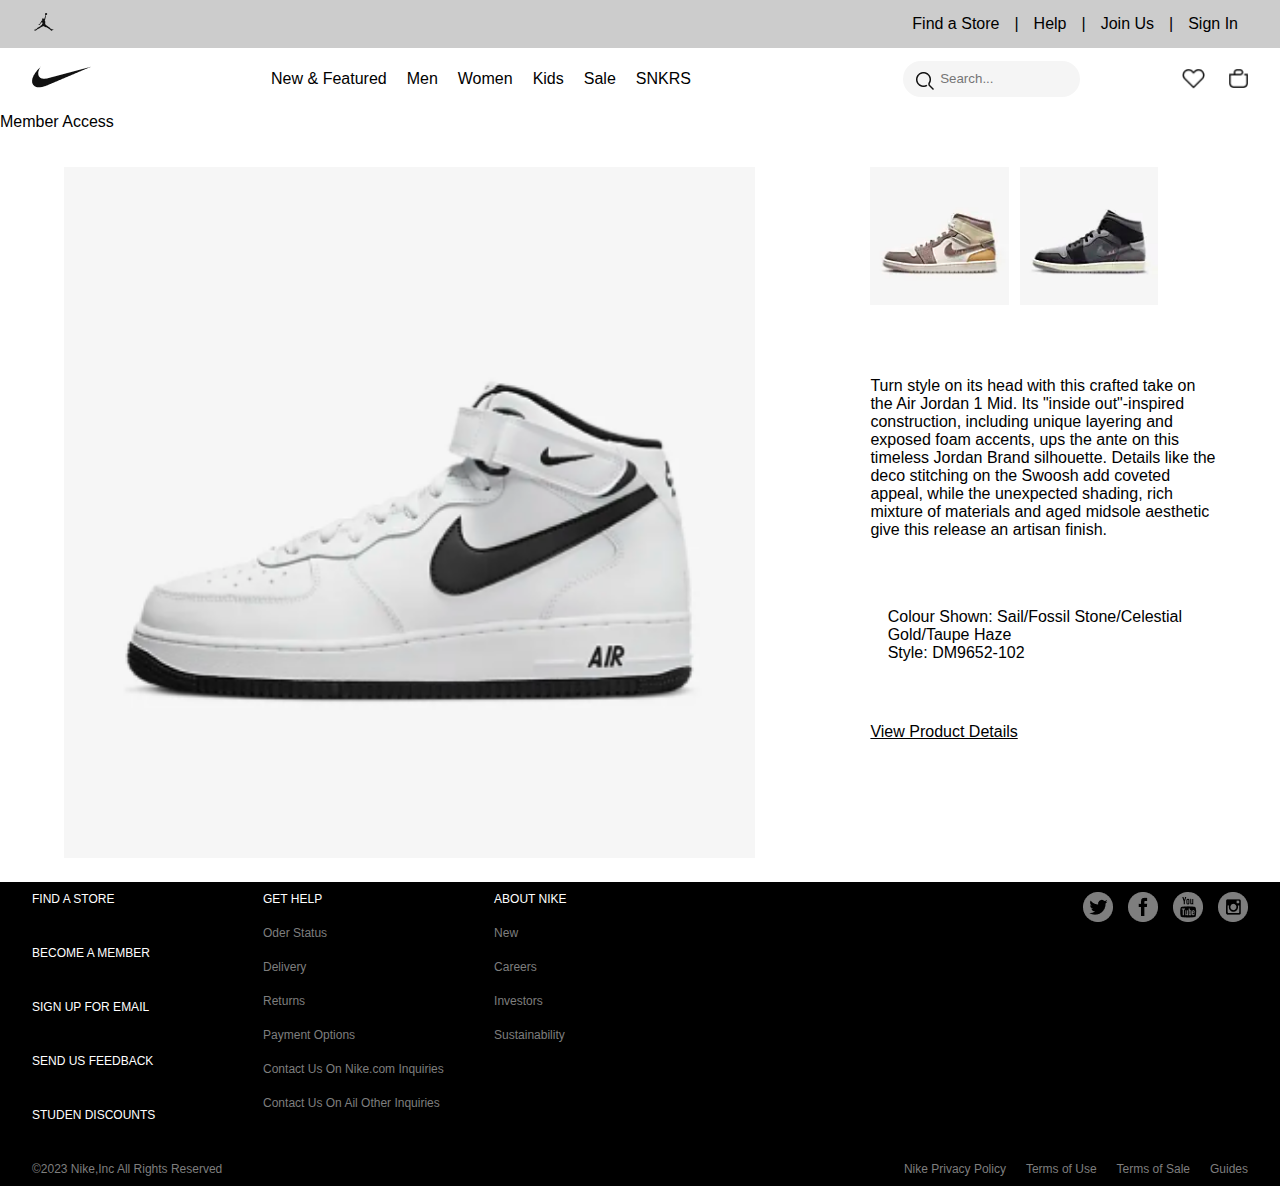
<file: html1/shop2.html>
<!DOCTYPE html>
<html lang="en">
<head>
    <meta charset="UTF-8">
    <meta name="viewport" content="width=device-width, initial-scale=1.0">
    <title>Document</title>
    <link rel="stylesheet" href="../css/header.css">
    <link rel="stylesheet" href="../css/test3.css">
    <link rel="stylesheet" href="../css/footer.css">
</head>
<body>
    <div class="header-all">
        <header class="header">
            <a href="../html1/shop.html" class="logo">
                <img src="../imgs/anh1.png" alt="Logo Shop Giày">
            </a>
            <div class="header-nav">
                <a href="#">Find a Store</a><span>|</span>
                <a href="../html/gethelp.html">Help</a><span>|</span>
                <a href="../html/joinus.html">Join Us</a><span>|</span>
                <a href="../html/signin.html">Sign In</a>
            </div>
        </header>
        <div class="header-blow">
            <a href="../html1/shop.html" class="logo">
                <img src="../imgs/Vector (2).png" alt="Shop Bán Giày Logo">
            </a>
            <div class="header-blow-nav">
                <a href="../html1/shop1.html">New & Featured</a>
                <a href="#">Men</a>
                <a href="#">Women</a>
                <a href="#">Kids</a>
                <a href="#">Sale</a>
                <a href="../html2/test.html">SNKRS</a>
            </div>
            <div class="right-section">
                <div class="search-form">
                    <input type="text" placeholder="Search..." aria-label="Search">
                    <button type="submit" aria-label="Search">
                        <img src="../imgs/anh3.png" alt="Search Icon" class="search-icon">
                    </button>
                </div>
                <div class="icons">
                    <a href="bag.html"><img src="../imgs/Frame (12).png" alt="Shopping Cart"></a>
                    <a href="bag.html"><img src="../imgs/Frame (13).png" alt="User Profile"></a>
   
                </div>
            </div>
        </div>
    </div>
    <div class="member-access">
        <p>Member Access</p>
    </div>
    <div class="container">
      <div class="product-hot">
        <img src="../imgs/Rectangle.png" alt="Product Image">
      </div>
      <div class="introduce">
        <div class="two-product">
          <img src="../imgs/Image (7).png" alt="Product Image">
          <img src="../imgs/Image (8).png" alt="Introduce Image">
        </div>
        <div class="introduce-text">
            <p>Turn style on its head with this crafted take on the Air Jordan 1 Mid. Its "inside out"-inspired construction, including unique layering and exposed foam accents, ups the ante on this timeless Jordan Brand silhouette. Details like the deco stitching on the Swoosh add coveted appeal, while the unexpected shading, rich mixture of materials and aged midsole aesthetic give this release an artisan finish.</p>
            <p style="margin-left: 5%;margin-top:20%;">Colour Shown: Sail/Fossil Stone/Celestial<br>
            Gold/Taupe Haze <br>
            Style: DM9652-102</p>
        </div>
        <div class="view">
            <a href="#">View Product Details</a>
        </div>
      </div>
    </div>
    <div class="footer-A">
        <div class="footer-B">
               <div class="footer">
                      <div class="footer-T1">
                             <a href="">FIND A STORE</a>
                             <a href="">BECOME A MEMBER</a>
                             <a href="">SIGN UP FOR EMAIL</a>
                             <a href="">SEND US FEEDBACK</a>
                             <a href="">STUDEN DISCOUNTS</a>
                      </div>
                      <div class="footer-T2">
                             <a href="../html/gethelp.html">GET HELP</a>
                             <span>Oder Status</span>
                             <span>Delivery</span>
                             <span>Returns</span>
                             <span>Payment Options</span>
                             <span>Contact Us On Nike.com Inquiries</span>
                             <span>Contact Us On Ail Other Inquiries</span>
                      </div>
                      <div class="footer-T3">
                             <a href="">ABOUT NIKE</a>
                             <span>New</span>
                             <span>Careers</span>
                             <span>Investors</span>
                             <span>Sustainability</span>
                      </div>
                      <div class="footer-i">
                             <div class="footer-icon">
                                    <a href="">
                                           <img src="../imgs/Frame (1).png" alt="">
                                    </a>
                                    <a href="">
                                           <img src="../imgs/Frame (2).png" alt="">
                                    </a>
                                    <a href="">
                                           <img src="../imgs/Frame (3).png" alt="">
                                    </a>
                                    <a href="">
                                           <img src="../imgs/Frame (4).png" alt="">
                                    </a>
                             </div>
                      </div>
               </div>
               <div class="footer-end">
                      <div class="footer-text">
                             <span>&copy;2023 Nike,Inc All Rights Reserved</span>
                             <a href="">Guides</a>
                             <a href="">Terms of Sale</a>
                             <a href="">Terms of Use</a>
                             <a href="">Nike Privacy Policy</a>
                      </div>
               </div>
        </div>
</div>
</body>
</html>
</file>
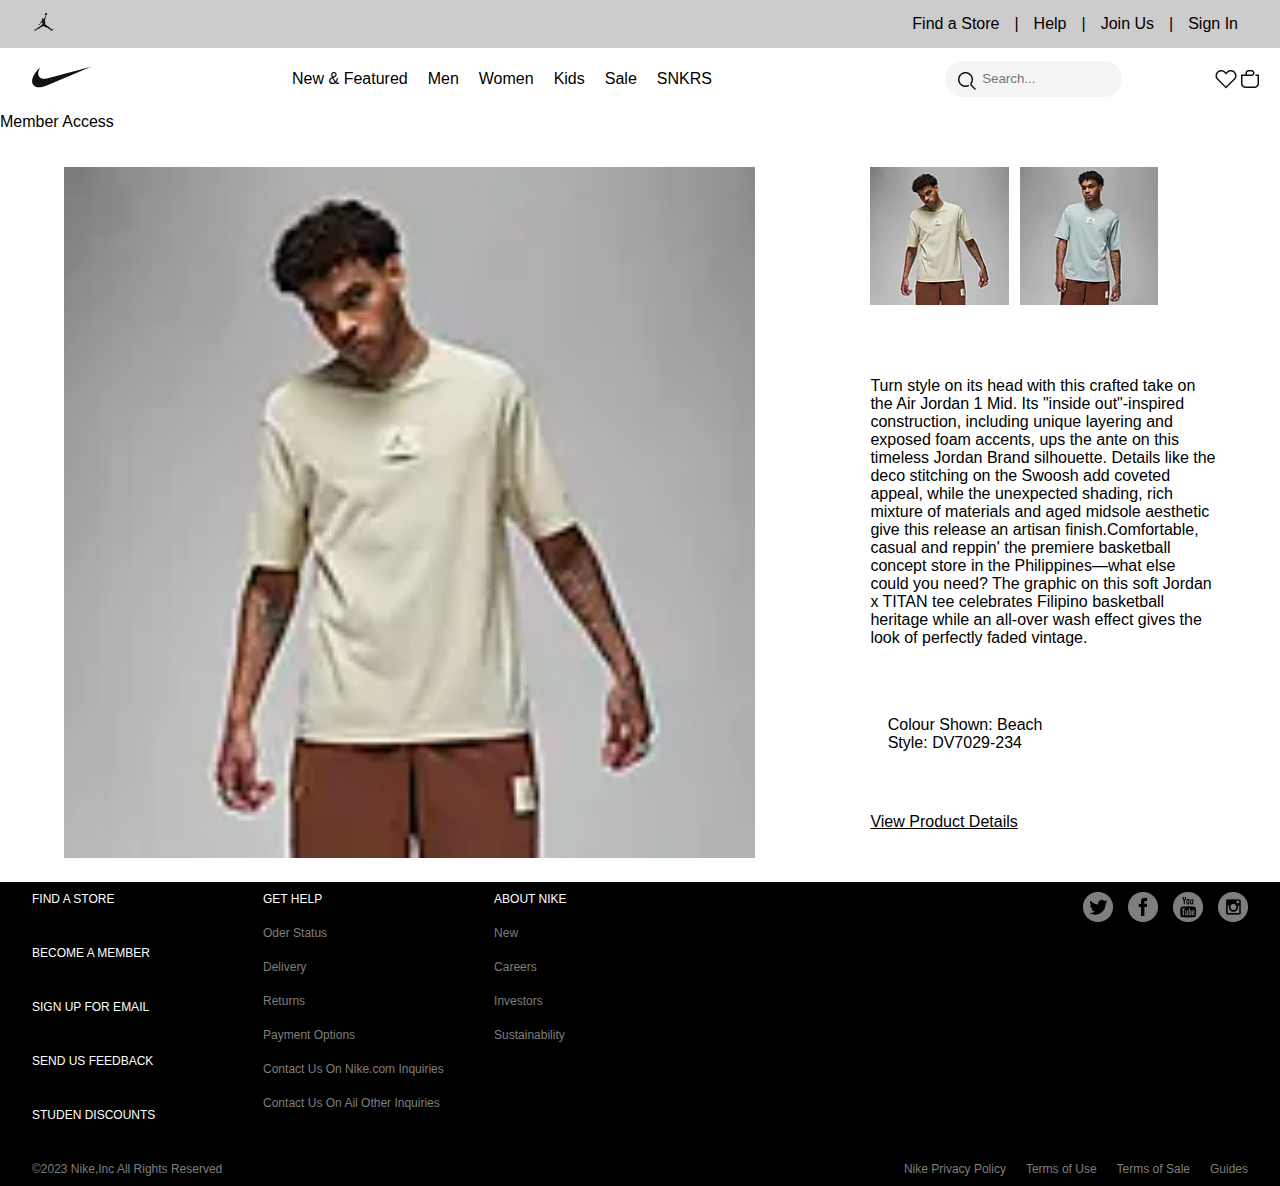
<file: html1/shop3.html>
<!DOCTYPE html>
<html lang="en">
<head>
    <meta charset="UTF-8">
    <meta name="viewport" content="width=device-width, initial-scale=1.0">
    <title>Document</title>
    <link rel="stylesheet" href="../css/header.css">
    <link rel="stylesheet" href="../css/test3.css">
    <link rel="stylesheet" href="../css/footer.css">
</head>
<body>
    <div class="header-all">
        <header class="header">
            <a href="shop.html" class="logo">
                <img src="../imgs/anh1.png" alt="Logo Shop Giày">
            </a>
            <div class="header-nav">
                <a href="#">Find a Store</a><span>|</span>
                <a href="#">Help</a><span>|</span>
                <a href="#">Join Us</a><span>|</span>
                <a href="#">Sign In</a>
            </div>
        </header>
        <div class="header-blow">
            <a href="shop.html" class="logo">
                <img src="../imgs/Vector (2).png" alt="Shop Bán Giày Logo">
            </a>
            <div class="header-blow-nav">
                <a href="shop1.html">New & Featured</a>
                <a href="#">Men</a>
                <a href="#">Women</a>
                <a href="#">Kids</a>
                <a href="#">Sale</a>
                <a href="#">SNKRS</a>
            </div>
            <div class="right-section">
                <div class="search-form">
                    <input type="text" placeholder="Search..." aria-label="Search">
                    <button type="submit" aria-label="Search">
                        <img src="../imgs/anh3.png" alt="Search Icon" class="search-icon">
                    </button>
                </div>
                <div class="icons">
                    <img src="../imgs/Frame (12).png" alt="Shopping Cart">
                    <img src="../imgs/Frame (13).png" alt="User Profile">
                </div>
            </div>
            </div>
    </div>
    <div class="member-access">
        <p>Member Access</p>
    </div>
    <div class="container">
      <div class="product-hot">
        <img src="../imgs/Image (9).png" alt="Product Image">
      </div>
      <div class="introduce">
        <div class="two-product">
          <img src="../imgs/Image (9).png" alt="Product Image">
          <img src="../imgs/Image (10).png" alt="Introduce Image">
        </div>
        <div class="introduce-text">
            <p>Turn style on its head with this crafted take on the Air Jordan 1 Mid. Its "inside out"-inspired construction, including unique layering and exposed foam accents, ups the ante on this timeless Jordan Brand silhouette. Details like the deco stitching on the Swoosh add coveted appeal, while the unexpected shading, rich mixture of materials and aged midsole aesthetic give this release an artisan finish.Comfortable, casual and reppin' the premiere basketball concept store in the Philippines—what else could you need? The graphic on this soft Jordan x TITAN tee celebrates Filipino basketball heritage while an all-over wash effect gives the look of perfectly faded vintage.</p>
            <p style="margin-left: 5%;margin-top:20%;">Colour Shown: Beach<br>
                Style: DV7029-234</p>
        </div>
        <div class="view">
            <a href="#">View Product Details</a>
        </div>
      </div>
    </div>
    <div class="footer-A">
        <div class="footer-B">
               <div class="footer">
                      <div class="footer-T1">
                             <a href="">FIND A STORE</a>
                             <a href="">BECOME A MEMBER</a>
                             <a href="">SIGN UP FOR EMAIL</a>
                             <a href="">SEND US FEEDBACK</a>
                             <a href="">STUDEN DISCOUNTS</a>
                      </div>
                      <div class="footer-T2">
                             <a href="">GET HELP</a>
                             <span>Oder Status</span>
                             <span>Delivery</span>
                             <span>Returns</span>
                             <span>Payment Options</span>
                             <span>Contact Us On Nike.com Inquiries</span>
                             <span>Contact Us On Ail Other Inquiries</span>
                      </div>
                      <div class="footer-T3">
                             <a href="">ABOUT NIKE</a>
                             <span>New</span>
                             <span>Careers</span>
                             <span>Investors</span>
                             <span>Sustainability</span>
                      </div>
                      <div class="footer-i">
                             <div class="footer-icon">
                                    <a href="">
                                           <img src="../imgs/Frame (1).png" alt="">
                                    </a>
                                    <a href="">
                                           <img src="../imgs/Frame (2).png" alt="">
                                    </a>
                                    <a href="">
                                           <img src="../imgs/Frame (3).png" alt="">
                                    </a>
                                    <a href="">
                                           <img src="../imgs/Frame (4).png" alt="">
                                    </a>
                             </div>
                      </div>
               </div>
               <div class="footer-end">
                      <div class="footer-text">
                             <span>&copy;2023 Nike,Inc All Rights Reserved</span>
                             <a href="">Guides</a>
                             <a href="">Terms of Sale</a>
                             <a href="">Terms of Use</a>
                             <a href="">Nike Privacy Policy</a>
                      </div>
               </div>
        </div>
</div>
</body>
</html>
</file>
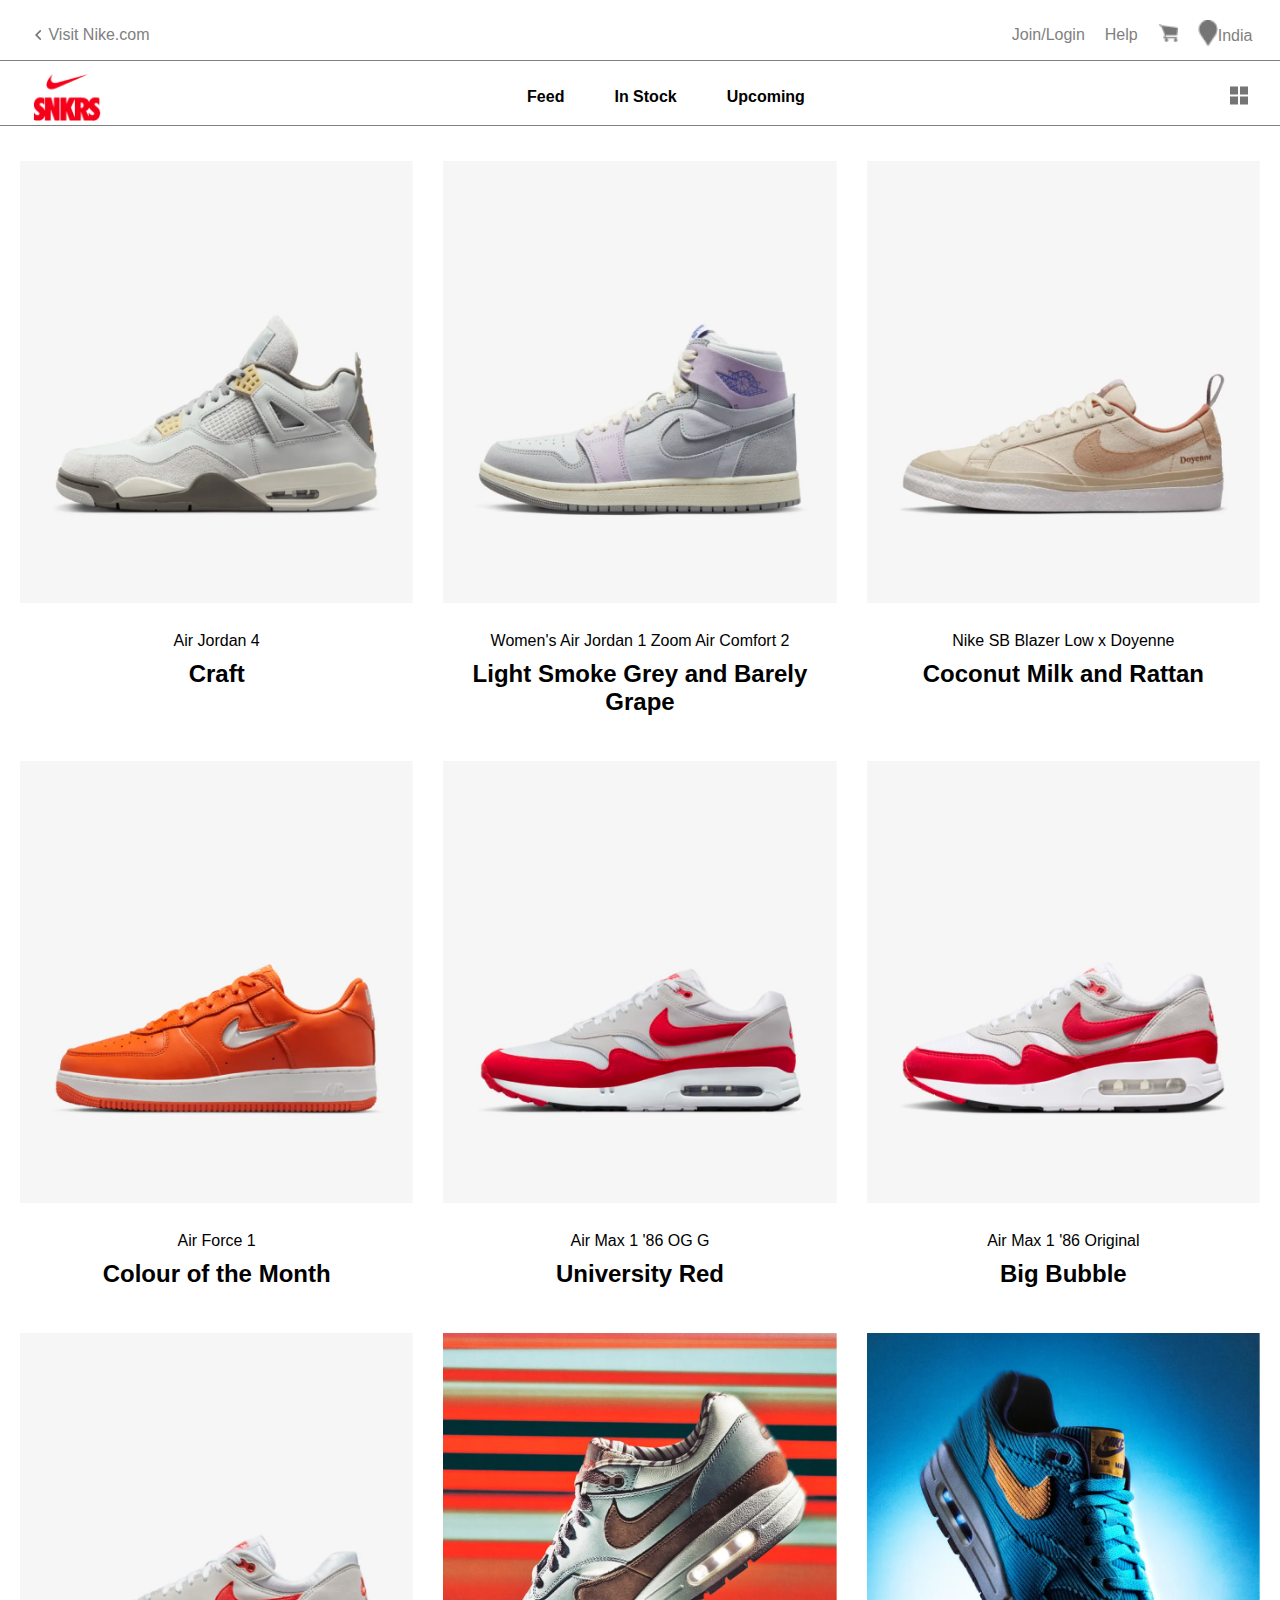
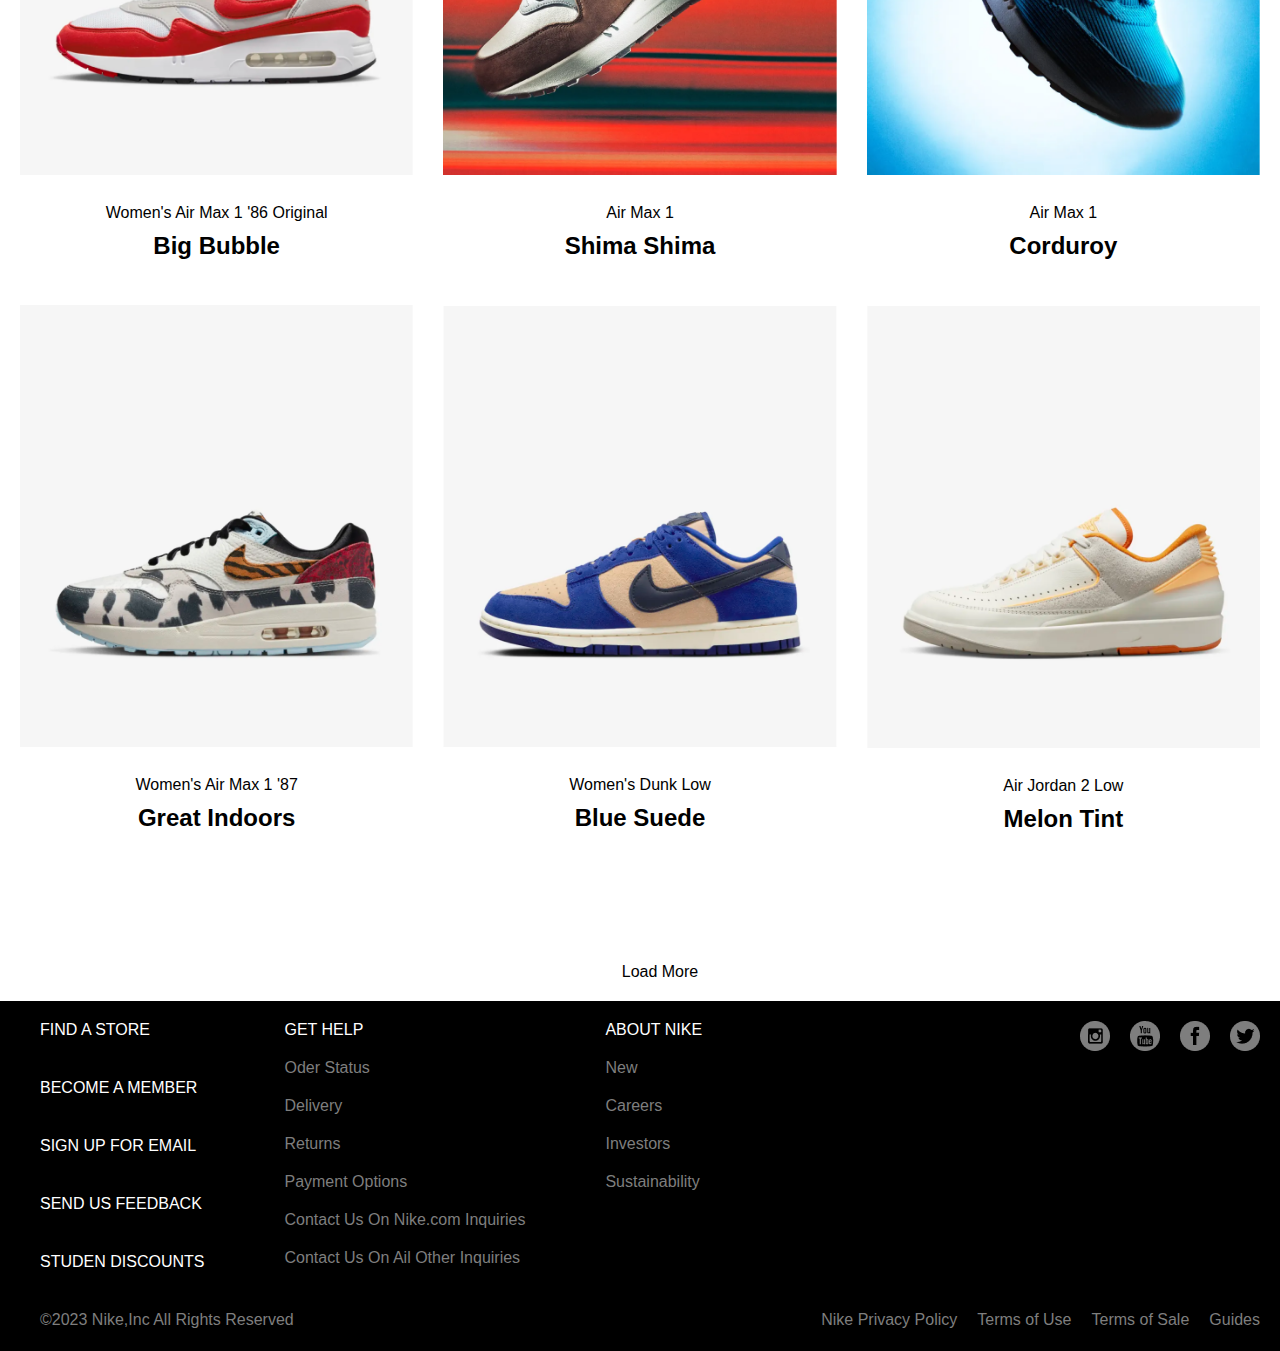
<file: html2/test.html>
<!DOCTYPE html>
<html lang="en">
<head>
    <meta charset="UTF-8">
    <meta name="viewport" content="width=device-width, initial-scale=1.0">
    <title>Nike</title>
    <link rel="stylesheet" href="../css/page.css">
    <script src="../js/test.js"> </script>
</head>
<body>
    <div id="wrapper">
        <div id="header">
            <a class="logo" href=""> 
                <img src="../img/back.png" alt="">  Visit Nike.com 
            </a>
            <div id="menu">
                <div class="item">
                    <a href=""> Join/Login </a>
                </div>
                <div class="item">
                    <a href=""> Help </a>
                </div>
                <div class="item">
                    <a href=""> <img src="../img/shop.png" alt=""> </a>
                </div>
                <div class="item">
                    <a href=""> <img src="../img/Vector.png" alt="">
                        <span style="position: absolute; margin-top: 7px;">India</span>
                    </a>
                </div>
            </div>
        </div>
        <div id="header1">
            <a href="" class="logo1">
                <img src="../img/nike.png" alt="">
            </a>
            <div id="menu1">
                <div class="item1">
                    <button type="button"><a href=""> Feed</a></button>
                </div>
                <div class="item1">
                    <button type="button"><a href="test1.html"> In Stock</a></button>
                </div>
                <div class="item1">
                    <button type="button"><a href="test2.html"> Upcoming</a></button>
                </div>
            </div>
            <div id="icon">
                    <a href=""> 
                        <img src="../img/window.png" alt="">
                    </a>
            </div>
        </div>
        <ul class="product">
            <li>
                <div class="product-item">
                    <div class="product-top">
                        <a href="" class="product-img">
                            <img src="../img/Frame.png">
                        </a>
                    </div>
                    <div class="product-content">
                        <a href=""> Air Jordan 4 <br> <h2>Craft</h2></a>
                    </div>
                </div>
            </li>

            <li>
                <div class="product-item">
                    <div class="product-top">
                        <a href="" class="product-img">
                            <img src="../img/Image2.png">
                        </a>
                    </div>
                    <div class="product-content">
                        <a href="">Women's Air Jordan 1 Zoom Air Comfort 2 <br> <h2>Light Smoke Grey and Barely Grape</h2></a>
                    </div>
                </div>
            </li>

            <li>
                <div class="product-item">
                    <div class="product-top">
                        <a href="" class="product-img">
                            <img src="../img/Frame33.png">
                        </a>
                    </div>
                    <div class="product-content">
                        <a href=""> Nike SB Blazer Low x Doyenne <br> <h2>Coconut Milk and Rattan</h2></a>
                    </div>
                </div>
            </li>

            <li>
                <div class="product-item">
                    <div class="product-top">
                        <a href="" class="product-img">
                            <img src="../img/Image.png">
                        </a>
                    </div>
                    <div class="product-content">
                        <a href="">Air Force 1 <br> <h2>Colour of the Month</h2></a>
                    </div>
                </div>
            </li>

            <li>
                <div class="product-item">
                    <div class="product-top">
                        <a href="" class="product-img">
                            <img src="../img/Frame (1).png">
                        </a>
                    </div>
                    <div class="product-content">
                        <a href="">Air Max 1 '86 OG G <br> <h2>University Red</h2></a>
                    </div>
                </div>
            </li>

            <li>
                <div class="product-item">
                    <div class="product-top">
                        <a href="" class="product-img">
                            <img src="../img/Frame (2).png">
                        </a>
                    </div>
                    <div class="product-content">
                        <a href=""> Air Max 1 '86 Original <br> <h2>Big Bubble</h2></a>
                    </div>
                </div>
            </li>

            <li>
                <div class="product-item">
                    <div class="product-top">
                        <a href="" class="product-img">
                            <img src="../img/Frame (3).png">
                        </a>
                    </div>
                    <div class="product-content">
                        <a href="">Women's Air Max 1 '86 Original<br> <h2>Big Bubble</h2></a>
                    </div>
                </div>
            </li>

            <li>
                <div class="product-item">
                    <div class="product-top">
                        <a href="" class="product-img">
                            <img src="../img/Frame (5).png">
                        </a>
                    </div>
                    <div class="product-content">
                        <a href=""> Air Max 1 <br> <h2>Shima Shima</h2></a>
                    </div>
                </div>
            </li>

            <li>
                <div class="product-item">
                    <div class="product-top">
                        <a href="" class="product-img">
                            <img src="../img/Frame (6).png">
                        </a>
                    </div>
                    <div class="product-content">
                        <a href=""> Air Max 1<br> <h2>Corduroy</h2></a>
                    </div>
                </div>
            </li>

            <li>
                <div class="product-item">
                    <div class="product-top">
                        <a href="" class="product-img">
                            <img src="../img/Frame (7).png">
                        </a>
                    </div>
                    <div class="product-content">
                        <a href=""> Women's Air Max 1 '87<br> <h2>Great Indoors</h2></a>
                    </div>
                </div>
            </li>

            <li>
                <div class="product-item">
                    <div class="product-top">
                        <a href="" class="product-img">
                            <img src="../img/Frame (8).png">
                        </a>
                    </div>
                    <div class="product-content">
                        <a href=""> Women's Dunk Low <br> <h2>Blue Suede</h2></a>
                    </div>
                </div>
            </li>

            <li>
                <div class="product-item">
                    <div class="product-top">
                        <a href="" class="product-img">
                            <img src="../img/Frame (9).png">
                        </a>
                    </div>
                    <div class="product-content">
                        <a href=""> Air Jordan 2 Low<br> <h2>Melon Tint</h2></a>
                    </div>
                </div>
            </li>

            <li>
                <div class="product-item">
                    <div class="product-top">
                        <a href="" class="product-img">
                            <img src="../img/Frame (10).png">
                        </a>
                    </div>
                    <div class="product-content">
                        <a href=""> Nike SB x Fly Streetwear<br> <h2>Skate T-shirt</h2></a>
                    </div>
                </div>
            </li>

            <li>
                <div class="product-item">
                    <div class="product-top">
                        <a href="" class="product-img">
                            <img src="../img/Frame (11).png">
                        </a>
                    </div>
                    <div class="product-content">
                        <a href=""> NOCTA Turks and Caicos<br> <h2>Apparel Collection</h2></a>
                    </div>
                </div>
            </li>

            <li>
                <div class="product-item">
                    <div class="product-top">
                        <a href="" class="product-img">
                            <img src="../img/Frame (12).png">
                        </a>
                    </div>
                    <div class="product-content">
                        <a href=""> Air Force 1 Low Billie<br> <h2>Triple White</h2></a>
                    </div>
                </div>
            </li>
        </ul>



        <div class="load">
            <a href=""> Load More</a>
        </div>



<footer>
        <div class="footer-S">
            <div class="footer-T1">
                 <a href="">FIND A STORE</a>
                 <a href="">BECOME A MEMBER</a>
                 <a href="">SIGN UP FOR EMAIL</a>  
                 <a href="">SEND US FEEDBACK</a>  
                 <a href="">STUDEN DISCOUNTS</a>  
            </div>
            <div class="footer-T2">
                   <a href="">GET HELP</a>
                   <span>Oder Status</span>
                   <span>Delivery</span>
                   <span>Returns</span>
                   <span>Payment Options</span>
                   <span>Contact Us On Nike.com Inquiries</span>
                   <span>Contact Us On Ail Other Inquiries</span>
            </div>
            <div class="footer-T3">
                   <a href="">ABOUT NIKE</a>
                   <span>New</span>
                   <span>Careers</span>
                   <span>Investors</span>
                   <span>Sustainability</span>
            </div>
            <div class="footer-icon">
                   <a href="">
                          <img src="../img/icon1.png" alt="">
                   </a>
                   <a href="">
                          <img src="../img/icon2.png" alt="">
                   </a>
                   <a href="">
                          <img src="../img/icon3.png" alt="">
                   </a>
                   <a href="">
                          <img src="../img/icon4.png" alt="">
                   </a>
            </div>
     </div>
     <div class="footer-end">
            <div class="footer-text">
                   <span>&copy;2023 Nike,Inc All Rights Reserved</span>
                   <a href="">Guides</a>
                   <a href="">Terms of Sale</a>
                   <a href="">Terms of Use</a>
                   <a href="">Nike Privacy Policy</a>
            </div>
     </div>
    </div>
</footer>
</body>

</html>
</file>
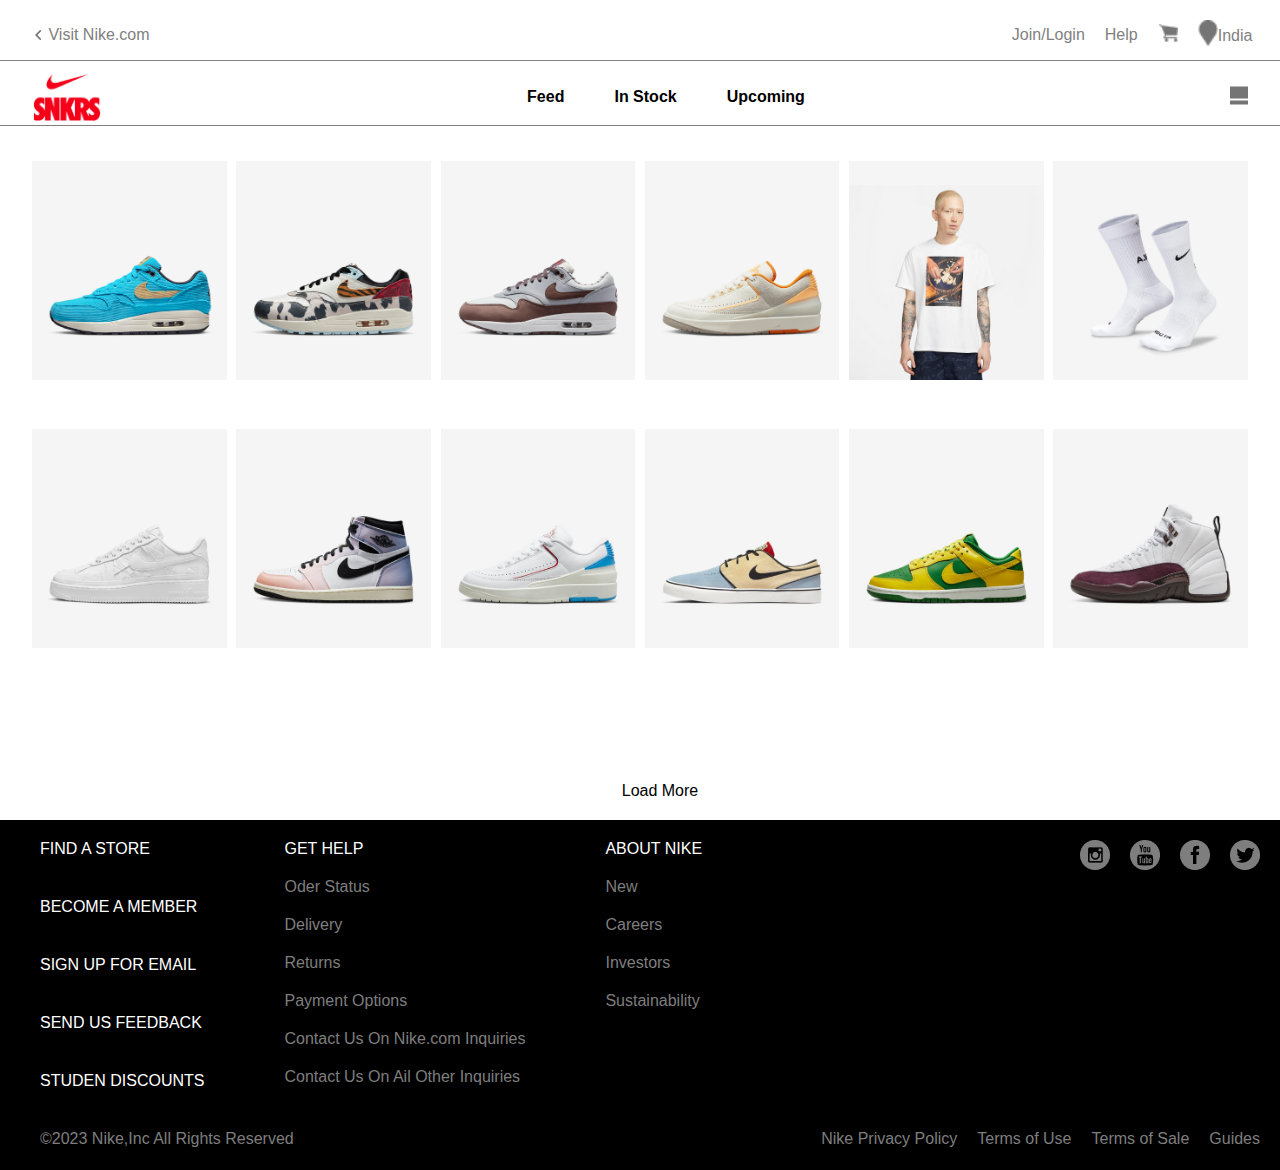
<file: html2/test1.html>
<!DOCTYPE html>
<html lang="en">
<head>
    <meta charset="UTF-8">
    <meta name="viewport" content="width=device-width, initial-scale=1.0">
    <title>Nike1</title>
    <link rel="stylesheet" href="../css/page1.css">
    <script src="../js/test1.js"> </script>
</head>
<body>
    <div id="wrapper">
        <div id="header">
            <a class="logo" href=""> 
                <img src="../img/back.png" alt="">  Visit Nike.com 
            </a>
            <div id="menu">
                <div class="item">
                    <a href=""> Join/Login </a>
                </div>
                <div class="item">
                    <a href=""> Help </a>
                </div>
                <div class="item">
                    <a href=""> <img src="../img/shop.png" alt=""> </a>
                </div>
                <div class="item">
                    <a href=""> <img src="../img/Vector.png" alt="">
                        <span style="position: absolute; margin-top: 7px;">India</span>
                    </a>
                </div>
            </div>
        </div>
        <div id="header1">
            <a href="" class="logo1">
                <img src="../img/nike.png">
            </a>
            <div id="menu1">
                <div class="item1">
                    <button type="button"><a href="test.html"> Feed</a></button>
                </div>
                <div class="item1">
                    <button type="button"><a href=""> In Stock</a></button>
                </div>
                <div class="item1">
                    <button type="button"><a href="test2.html"> Upcoming</a></button>
                </div>
            </div>
            <div id="icon">
                    <a href=""> 
                        <img src="../img/iconpage2.png" alt="">
                    </a>
            </div>
        </div>

    <ul class="product">
        <li>
            <div class="product-item">
                <div class="product-top">
                    <a href="" class="product-img">
                        <img src="../img/anh1.png">
                    </a>
                </div>
            </div>
        </li>

        <li>
            <div class="product-item">
                <div class="product-top">
                    <a href="" class="product-img">
                        <img src="../img/anh2.png">
                    </a>
                </div>
            </div>
        </li>

        <li>
            <div class="product-item">
                <div class="product-top">
                    <a href="" class="product-img">
                        <img src="../img/anh3.png">
                    </a>
                </div>
            </div>
        </li>

        <li>
            <div class="product-item">
                <div class="product-top">
                    <a href="" class="product-img">
                        <img src="../img/anh4.png">
                    </a>
                </div>
            </div>
        </li>

        <li>
            <div class="product-item">
                <div class="product-top">
                    <a href="" class="product-img">
                        <img src="../img/anh5.png">
                    </a>
                </div>
            </div>
        </li>

        <li>
            <div class="product-item">
                <div class="product-top">
                    <a href="" class="product-img">
                        <img src="../img/anh6.png">
                    </a>
                </div>
            </div>
        </li>

        <li>
            <div class="product-item">
                <div class="product-top">
                    <a href="" class="product-img">
                        <img src="../img/anh7.png">
                    </a>
                </div>
            </div>
        </li>

        <li>
            <div class="product-item">
                <div class="product-top">
                    <a href="" class="product-img">
                        <img src="../img/anh8.png">
                    </a>
                </div>
            </div>
        </li>

        <li>
            <div class="product-item">
                <div class="product-top">
                    <a href="" class="product-img">
                        <img src="../img/anh9.png">
                    </a>
                </div>
            </div>
        </li>

        <li>
            <div class="product-item">
                <div class="product-top">
                    <a href="" class="product-img">
                        <img src="../img/anh10.png">
                    </a>
                </div>
            </div>
        </li>

        <li>
            <div class="product-item">
                <div class="product-top">
                    <a href="" class="product-img">
                        <img src="../img/anh11.png">
                    </a>
                </div>
            </div>
        </li>

        <li>
            <div class="product-item">
                <div class="product-top">
                    <a href="" class="product-img">
                        <img src="../img/anh12.png">
                    </a>
                </div>
            </div>
        </li>

        <li>
            <div class="product-item">
                <div class="product-top">
                    <a href="" class="product-img">
                        <img src="../img/anh13.png">
                    </a>
                </div>
            </div>
        </li>

        <li>
            <div class="product-item">
                <div class="product-top">
                    <a href="" class="product-img">
                        <img src="../img/anh14.png">
                    </a>
                </div>
            </div>
        </li>

        <li>
            <div class="product-item">
                <div class="product-top">
                    <a href="" class="product-img">
                        <img src="../img/anh15.png">
                    </a>
                </div>
            </div>
        </li>

        <li>
            <div class="product-item">
                <div class="product-top">
                    <a href="" class="product-img">
                        <img src="../img/anh16.png">
                    </a>
                </div>
            </div>
        </li>

         <li>
            <div class="product-item">
                <div class="product-top">
                   <a href="" class="product-img">
                        <img src="../img/anh17.png">
                    </a>
                </div>
            </div>
        </li>

        <li>
            <div class="product-item">
                <div class="product-top">
                   <a href="" class="product-img">
                        <img src="../img/anh18.png">
                    </a>
                </div>
            </div>
        </li>

    </ul>

    <div class="load">
        <a href=""> Load More</a>
    </div>
<footer>
    <div class="footer-S">
        <div class="footer-T1">
             <a href="">FIND A STORE</a>
             <a href="">BECOME A MEMBER</a>
             <a href="">SIGN UP FOR EMAIL</a>  
             <a href="">SEND US FEEDBACK</a>  
             <a href="">STUDEN DISCOUNTS</a>  
        </div>
        <div class="footer-T2">
               <a href="">GET HELP</a>
               <span>Oder Status</span>
               <span>Delivery</span>
               <span>Returns</span>
               <span>Payment Options</span>
               <span>Contact Us On Nike.com Inquiries</span>
               <span>Contact Us On Ail Other Inquiries</span>
        </div>
        <div class="footer-T3">
               <a href="">ABOUT NIKE</a>
               <span>New</span>
               <span>Careers</span>
               <span>Investors</span>
               <span>Sustainability</span>
        </div>
        <div class="footer-icon">
               <a href="">
                      <img src="../img/icon1.png" alt="">
               </a>
               <a href="">
                      <img src="../img/icon2.png" alt="">
               </a>
               <a href="">
                      <img src="../img/icon3.png" alt="">
               </a>
               <a href="">
                      <img src="../img/icon4.png" alt="">
               </a>
        </div>
 </div>
    <div class="footer-end">
            <div class="footer-text">
                <span>&copy;2023 Nike,Inc All Rights Reserved</span>
                <a href="">Guides</a>
                <a href="">Terms of Sale</a>
                <a href="">Terms of Use</a>
                <a href="">Nike Privacy Policy</a>
            </div>
    </div>
</div>
</footer>



</body>
</html>
</file>
<file: css/txt1.css>
.special-product {
    display: flex;
    flex-direction: column;
    align-items: center;
    justify-content: center;
    width: 100%;
    text-shadow: 2px 2px 2px rgba(0, 0, 0, 0.5);
    font-family: Helvetica;
}

.special {
    max-width: 95%;
    margin: 0 auto; 
    width: 100%; 
    height: auto;
    padding: 0 2.5%; 
}

.special img {
    width: 100%; 
    height: auto;
}

.special-text span {
    margin-top: 10%;
    font-size: 24px;
    gap: 20px;
    justify-content: center;
    display: flex;
}

.special-text h2 {
    margin-top: 15px;
    font-size: 80px;
    gap: 20px;
    justify-content: center;
    display: flex;
}

.special-text p {
    font-size: 20px;
    gap: 20px;
    justify-content: center;
    display: flex;
}

.special-button {
    display: flex;
    gap: 20px;
    justify-content: center;
    margin-top: 2%;
}

.special-button button {
    box-shadow: 2px 2px 2px rgba(0, 0, 0, 0.5);
    background-color: black;
    color: white;
    padding: 10px 20px;
    border: none;
    border-radius: 20px;
    cursor: pointer;
    transition: background-color 0.3s ease;
}
.special-button button:hover {
    background-color: #333;
}
@media (max-width: 768px) {
    .special-text h2 {
        font-size: 32px; 
    }

    .special-text p {
        font-size: 14px;
    }
    
}
.products {
    margin-top: 100px;
    display: flex;
    justify-content: space-between;
    align-items: center;
    background-color: white;
}

.products-text {
    display: flex;
    align-items: center;
    justify-content: space-between;
    font-size: 23px;
    width: 95%; 
    margin-left: 2.5%;
    font-family: Arial, Helvetica;
}


.nav-buttons {
    display: flex;
    gap: 10px;
}

.round-button, .round-button1, .round-button2 {
    width: 40px;
    height: 40px;
    border-radius: 50%; 
    border: 1px solid #ccc;
    background-color: white;
    color: black;
    font-size: 16px;
    display: flex;
    justify-content: center;
    align-items: center;
    cursor: pointer;
}

.round-button:hover {
    background-color: #e0e0e0;  
}

.products-new {
    display: flex;
    overflow: hidden; 
    width: 95%; 
    margin-left: 2.5%;
}

.product { 
    transition: transform 0.5s ease; 
    flex-shrink: 0;
    box-sizing: border-box; 
    margin: 10px 5px; 
    flex-basis: 20%; 
}

.product img {
    width: 100%; 
    display: block; 
}

@media (max-width: 768px) {
    .special-text h2 {
        font-size: 40px;
    }
}
.essentials {
    display: flex;
    justify-content: center; 
    align-items: center;
    width: 100%; 
    padding: 0 20px; 
    box-sizing: border-box;
}

.essentials div {
    position: relative;
    margin: 0 5px; 
    flex-basis: calc(33.333% - 20px); 
    text-align: center; 
}

.essentials img {
    width: 100%; 
    display: block;
    height: auto; 
}
.essentials button {
    position: absolute;
    bottom: 10px;
    left: 10px;
    background-color: white;
    color: black;
    border: none;
    border-radius: 20px;
    padding: 10px 20px;
    cursor: pointer;
    transition: background-color 0.3s;
}

.essentials button:hover {
    background-color: #333;
}
@media (max-width: 768px) {
    .essentials div {
        margin: 0 3px; 
        flex-basis: calc(33.333% - 6px);
    }

    .essentials button {
        padding: 8px 16px; 
    }
}
.text-final {
    display: flex;
    justify-content: center;
    position: relative;
}

.all-text {
    margin: 10%;
    width: 60%;
    display: flex;
    justify-content: space-between;
    font-family: Arial, Helvetica;
}

.text-final1, .text-final2, .text-final3, .text-final4 {
    width: 25%; 
}

@media (max-width: 768px) {
    .all-text {
        flex-direction: row; 
        flex-wrap: nowrap; 
        font-size: 14px; 
    }

    .text-final1, .text-final2, .text-final3, .text-final4 {
        width: 100%; 
        font-size: 12px;
    }
}
</file>
<file: css/header.css>
html, body {
    margin: 0;
    padding: 0;
    width: 100%;
    height: 100%;
    font-family: Arial, Helvetica, sans-serif;
}

.header {
    display: flex;
    justify-content: space-between;
    align-items: center;
    width: 100%;
    background-color: rgba(204, 204, 204, 1);
    padding: 10px 0px;
}

.logo {
    position: relative;
    left: 2.5%;
}

.logo img {
    width: 100%;
    height: auto;
}

.header-nav {
    display: flex;
    align-items: center;
    position: relative;
    right: 2.5%;
}

.header-nav a {
    margin: 0 10px;
    text-decoration: none;
    color: black;
}

.header-nav span {
    margin: 0 5px;
    color: black;
}

.header-blow {
    display: flex;
    justify-content: space-between;
    align-items: center;
    width: 100%;
    margin: 1% 0;
}

.header-blow-nav {
    display: flex;
    justify-content: center;
    flex-grow: 1;
}

.header-blow-nav a {
    margin: 0 10px;
    text-decoration: none;
    color: black;
}

.right-section {
    display: flex;
    align-items: center;
    padding-right: 10px;
}

.search-form {
    position: relative;
    max-width: 300px;
    display: flex;
    align-items: center;
}

.search-form input[type="text"] {
    width: 100%;
    padding: 6% 21%;
    border-radius: 20px;
    box-sizing: border-box;
    outline: none;
    border: none;
    background-color: rgba(245, 245, 245, 1);
}

.search-form button {
    position: absolute;
    top: 0;
    left: 2px;
    border: none;
    background: none;
    cursor: pointer;
    padding: 8px;
    height: 100%;
}

.icons {
    display: flex;
    align-items: center;
    margin-left: 100px;
    position: relative;
    right: 2.5%;
}

.icons a {
    margin: 0 10px;
    width: 25px; 
    height: 25px; 
}

.icons img {
    width: 100%;
    height: 100%;
}

/* Mobile  */
@media (max-width: 768px) {
    .header, .header-blow {
        align-items: center;
    }

    .logo, .right-section {
        left: 2.5%;
        right: 2.5%;
    }

    .header-nav, .header-blow-nav {
        align-items: center;
    }

    .header-nav a, .header-blow-nav a {
        font-size: 10px;
        margin: 5px 5px;
        padding-left: 4px;
    }

    .icons {
        flex-direction: row;
        margin-left: 0;
        justify-content: center;
    }

    .search-form input[type="text"] {
        padding: 8px 28px;
    }

    .search-form, .icons {
        width: 100%;
    }
}
</file>
<file: css/footer.css>
body{
    margin: 0;
    padding: 0;
}
.footer-A{
background-color: black;
position:relative;
width: 100%;
}
.footer-B{
    width: 95%;
    display: flex;
    margin: auto;
    flex-direction: column;
    padding: 10px 0px;
}
.footer{
display: flex;
}
.footer-A a {
    color: white;
    text-decoration: none;
}
.footer-T1,
.footer-T2,
.footer-T3{
    display: flex;
    flex-direction: column;
    width: 19%;
}
.footer-i{
    width: 43%;
}
.footer-T1 a {
    margin-bottom: 40px;
}
.footer-T2 span,
.footer-T3 span {
    margin-top: 20px;
}

.footer span,
.footer-text a,
.footer-end span {
    position:relative;
    color: #7E7E7E;
}

.footer-i{
    position: relative;
}
.footer-icon {
    display: flex;
    position: relative;
    justify-content: flex-end;
}
.footer-icon img{
    margin-left: 15px;
}
.footer-text a
{   
    float:right ;
    margin-left: 20px;
}
.footer-text span,footer-icon {
    float: left;
}
@media (max-width: 882px) {
    .footer-A {
        max-width: 100%;
        display: flex;
        flex-direction: column;
        font-size: 10px;
        overflow: hidden;
    }
    .footer-B,
    .footer-end {
        display: flex;
        flex-direction: column;
    }
}

@media (max-width:510px) {
    .footer-icon {
        position:absolute;
        display: flex;
        flex-direction: column;
        right: 0;
    }
}
.footer-A a,.footer-A span{
    font-size:12px;
}
.footer-A p{
    font-size:10px;
}
</file>
<file: css/style.css>
.form-all{
    display: flex;
    align-items: center;
    justify-content: center;
}
.container {
    display: flex;
    width: 30%;
    align-items: center;
    justify-content: center;
    text-align: center;
}
#sign-form,
#joinus-form,
.container {
    display: flex;
    flex-direction: column;
}
#sign-form,
#joinus-form,
.container a{
    font-size: 12px;
    color: #8D8D8D;
}
#sign-form button,#joinus-form button {
    color: white;
    background-color: #111111;
}
#checkbox input{
margin: 0;
}
#checkbox{
    display: flex;
    align-items: flex-start;
    justify-items: center;
    position: relative;
}
#checkbox a{
    position:absolute;
    right: 0%;
    text-decoration: none;
}
#sign-form button,
#email,
#password,
#joinus-form button,
#new_email,
#new_password,
#first_name,
#last_name,
#dob,
#country {
    padding: 10px;
    margin-bottom: 15px;
    border: 1px solid #ccc;
    border-radius: 3px;
    box-sizing: border-box;
}

.gender {
    border: none;
    border-radius: 3px;
    box-sizing: border-box;
    display: flex;
    cursor: pointer;
    position: relative;
    margin-bottom: 10px;
}

#male {
    position: absolute;
    left: 0;
    width: 50%;
    margin-right: 10px;
}

#female {
    position: absolute;
    right: 0;
    width: 50%;
}

#male,
#female {
    background-color: white;
    position: relative;
    color: gray;
    border-radius: 3px;
    height: 40px;
    border: 1px solid gray;
}
@media(max-width:800px)
</file>
<file: css/skin.css>
.skin{
    display: flex;
    justify-content: center;
    margin-bottom: 30px;
}
.skin-1{
    display: flex;
    width:95% ;
    float: left;
}
.skin-info{
    width: 60%;
}
.info-skin1{
    width: 100%;
    display: flex;
    gap:10px;
    overflow: hidden;
}
.image-list{
    margin-left: 20px;
    width: 10%;
}
.image-list img{
    width: 70%;
    cursor: pointer;
}
.image-display{
    position: relative;
    width:70% ;
}
.image-display img{
    width: 100%;

}
----------------------------------------------
.choose-size{
    width: 30%;
    display: grid;
    
}
.info-price{
    display: grid;
}
.info-size{
    display: flex;
    justify-content: space-between;
}
.info-size a{
    text-decoration: none;
    color: gray;
}
.choose-size input[type="radio"] {
    display: none;
}
label {
    display: inline-block;
    width: 21vh; /* Kích thước */
    height: 5vh; /* Kích thước */
    text-align: center;
    border: 2px solid gray;
    border-radius: 5px; 
    cursor: pointer;
    background-color: white;
    margin-bottom: 1vh;
}
    label span {
    display: flex;
    align-items: center;
    justify-content: center;
    height: 100%;
    }
    

/* Định dạng khi input type radio được chọn */
input[type="radio"]:checked + label {
    border:2px solid black ;
    color:black;
}
.choose-size1 {
    display: flexbox;

}    
.button-inchoose{
    position: relative;
    width: 100%;
    display: flex;
    flex-direction: column;
    overflow: hidden;
}
.button-inchoose button{
    width: 100%;
    border-radius: 20px;
    height:6vh ;
}
.text-info{
    line-height: 2;
    float: left;
}
.slideshow {
    display: flex;
    justify-content: center;
  }
  
  .slideshow-container {
    width: 95%;
    position: relative;
    margin: auto;
    overflow: hidden;
  }
  
  .slide {
    display: flex;
    transition: transform 1s ease-in-out;
    gap:20px;
  }
  
  .slide img {
    width: 100%;
    height: auto;
  }
  
  .prev, .next {
    cursor: pointer;
    position: absolute;
    top: 50%;
    transform: translateY(-50%);
    background-color: rgba(0, 0, 0, 0.5);
    color: white;
    border: none;
    padding: 10px;
    z-index: 1000;
  }
  
  .prev { left: 0; }
  .next { right: 0; }
</file>
<file: css/styles33.css>
body {
    font-family: Arial, sans-serif;
    margin: 0;
    padding: 0;
    
}

.container {
    display: flex;
    justify-content: space-between;
    padding: 20px;
}

.bag, .summary {
    background-color: white;
    padding: 20px;
    border-radius: 8px;
    box-shadow: 0 2px 5px rgba(0, 0, 0, 0.1);
}

.bag {
    width: 65%;
}

.summary {
    width: 30%;
}

.item {
    display: flex;
    margin-bottom: 20px;
    border-bottom: 1px solid #e0e0e0;
    padding-bottom: 10px;
}

.item img {
    width: 100px;
    height: 100px;
    margin-right: 20px;
}

.details {
    flex-grow: 1;
    font-size: 10px;
}

.price {
    font-weight: bold;
    font-size: 10px;
}

.remove {
    background-color: #fffefe;
    color: white;
    border: none;
    padding: 1%;
    border-radius: 10px;
    cursor: pointer;
    
}
.remove img{
    width: 30%;
    height: auto;
}
.checkout {
    background-color: black;
    color: white;
    border: none;
    padding: 10px 20px; 
    border-radius: 25px;
    width: 100%;
    cursor: pointer;
    font-size: 16px;    
}


.checkout:hover {
    background-color: #333; 
}

.favourites, .recommendations {
    padding: 10px;
}

.recommendations img {
    width: 100%;
    height: auto;
}
.image-container {
    position: relative;
    display: inline-block;
}

.close-btn {
    position: absolute;
    top: 10px;
    right: 10px;
    font-size: 24px;
    color: #060606;
    background-color: rgb(254, 254, 254);
    border: none;
    border-radius: 100%;
    padding: 5px;
    cursor: pointer;
    z-index: 1000;
}

.close-btn:hover {
    background-color: rgb(109, 105, 105);
}
@media (max-width: 768px) {
    .container {
        flex-direction: column;
        align-items: center;
    }

    .bag, .summary {
        width: 100%;
        margin-bottom: 20px;
    }

    .item img {
        margin-right: 0;
        margin-bottom: 10px;
    }

    .remove img{
        width: 60%;
        height: auto;
    }

    .price {
        text-align: center;
    }
}
</file>
<file: css/txt2.css>
.header-nav p {
    margin: 0 10px;
    text-decoration: none;
    color: black;
}
.container {
    position: relative;
    left: 11%;  
    display: flex;
    overflow-x: hidden;  
    width: 200%; 
    overflow-y: auto; 
    flex: 0 0 250px; 
    height: 100%; 
    padding-right: 1%; 
}
.sidebar {
    width: 65%;
    padding: 1% 0;
    /* height: 500px;  */
    overflow-y: auto; 
}
.sidebar a {
    display: block; 
    margin: 10px 0; 
    font-family: Arial, Helvetica, sans-serif;
    color: #000; 
    text-decoration: none; 
    font-size: 16px; 
   
}
.special-link {
    border-bottom: 1px solid grey; 
    padding-bottom: 30%;
}

.sidebar a:hover {
    color: #555; 
}
.gender-toggle {
    display: flex;
    align-items: center; 
    cursor: pointer;
}

.gender-section p {
    margin: 0 10px 0 0; 
    font-size: 16px;
 
    font-family: Arial, Helvetica, sans-serif;
    align-items: center;
}

.gender-section img {
    width: 10px; 
    height: auto; 
    padding:20% 0;
}

.gender-section{
    border-bottom: 1px solid grey; 
    padding-bottom: 5px;
}

.product {
    flex: 1; 
    width: 350px;
    box-sizing: border-box;
    float:left;
    /* background-color: rgb(255, 0, 8); */
    margin-left: 3%;
}
.product img{
    width: 100%;
    height: 100%;
    overflow: hidden;
}
.product div{
    font-size:14px;
    font-family: Arial, Helvetica, sans-serif;
    height: 200px;
}
.container-all {
    display: flex;
    width: 20%;
    height: 75vh;  
    overflow: hidden; 
    
}


.main-content {
    border-bottom: 1px solid grey;
    justify-content: space-between; 
    width: 80%;
    padding-bottom:10%;
}

.all{
    display: flex;
    /* background-color: aquamarine; */
}
.text{
    margin-top: 8% ;
    margin-bottom: 20%;
    position:relative;
    left:20%;
    width: 80%;
}
.text p{
    font-family: Arial, Helvetica, sans-serif;
    font-size:24px;
}

.button button {
    float: left; 
    margin: 10px;
    padding: 10px 20px; 
    background-color: white; 
    border: 2px solid #f0f0f0; 
    border-radius: 20px; 
    color: black; 
    font-family: Arial, Helvetica, sans-serif; 
}

.button button:hover {
    background-color: #f8f8f8; 
}
@media (max-width: 768px) {
    
    .sidebar {
        width: 25%;
        order: 2;  
    }
    .sidebar a, .gender-section p {
        font-size: 8px; 
    }

    .main-content {
        width: 100%;
        order: 1;
    }
    .product {
        max-width: 48%;
        margin: 10px 2px; 

    }
    .product p{
        font-size:12px;
    }
}
@media (max-width: 768px) {
    .text p {
        font-size: 18px; 
    }
    .button button {
        padding: 8px 16px; 
    }
   .container-all{
    width: 30%;
    flex-direction: column;
   }
}
</file>
<file: css/test3.css>
.member-access p{
    font-size:16px;
    font-family: Arial, Helvetica, sans-serif;
}
body, html {
    margin: 0;
    padding: 0;
    box-sizing: border-box;
    font-family: Arial, sans-serif;
  }
  .container {
    display: flex; 
    justify-content: space-between; 
    padding: 20px 5%; 
 
  }

  .product-hot {
    width: 60%; 
  }
  .product-hot img{
    width: 100%;
  }
  .introduce {
    width: 30%;
    display: flex; 
    flex-direction: column; 
   
  }

  .two-product img {
    width: 40%; 
    margin-right: 2%; 
  }


  .introduce-text {
   margin-top: 15%;
  }
 
  .view a {
    display: inline-block;
    padding: 10px 0px;
    color:black;
    margin-top: 10%; 
     
  }
  @media (max-width: 768px) {
    .container {
        flex-direction: row; 
        flex-wrap: nowrap; 
    }

    .product-hot, .introduce {
        flex: none;
    }

    .product-hot {
        width: 60%; 
    }

    .introduce {
        width: 30%; 
    }

    .two-product img {
        width: 40%;
        margin-right: 0;
    }

    .introduce-text, .view a {
        margin-top: 5%; 
        font-size:12px;
    }
}
</file>
<file: css/page.css>
*{
    padding: 0;
    margin: 0;
    box-sizing: border-box;
    font-family: Arial, Helvetica, sans-serif;
}

#wrapper{
    width: 100%;
    height: 100vh;
}
/*----------------------------------------------------*/
#header{
    width: 100%;
    margin-top: 10px;
    display: flex;
    justify-content: space-between;
    align-items: center;
    border-bottom: 1px solid grey;
}
.logo{
    position: relative;
    left:2.5%;
}
#menu{
    list-style: none;
    display: flex;
    position: relative;
    right: 2.5%;
    justify-content: center;
    align-items: center;
}
#menu .item{
    margin: 10px 10px 10px 10px;
    position: relative;
    right: 9%;
}

#menu .item img{
    width: 20px;
}

#header a{
    text-decoration: none;
    color: gray;
    white-space: nowrap;
}
#menu .item a{
    text-decoration: none;
    color: grey;
    
}

/*------------------------------------------*/

#header1{
    width: 100%;
    margin-top: 10px;
    display: flex;
    justify-content: space-between;
    align-items: center;
    text-align: center;
    border-bottom: 1px solid grey;
}

#menu1{
    list-style: none;
    display: flex;
    margin: 10px;
}
#menu1 .item1{
    margin: 0px 25px;
}
#menu1 .item1 a{
    text-decoration: none;
    color: black;
    font-weight: bold;
    
}

#menu1 .item1 button {
    padding: 0;
    margin: 0;
    font-size: 16px;
    text-align: center;
    text-decoration: none;
    border: none;
    color: #333;
    background-color: transparent;
    transition: border-bottom 0.3s ease;
    border-bottom: 2px solid transparent
}

#menu1 .item1 button:hover {
    border-bottom-color: #666; 
}

.logo1{
    position: relative;
    left: 2.5%;
}

#header1 .logo1 img{
    height: 50px;
    width: 70px;
}

#header1 #icon{
    position: relative;
    right: 2.5%;
}



@media (max-width: 320px) {
    /* Header */
    #header, #header1 {
        padding: 0 10px; /* Thêm padding cho header và header1 để tránh tràn ra ngoài */
    }

    .logo, .logo1 {
        left: 5px; /* Dịch logo về bên trái */
    }

    #menu, #icon {
        right: 5px; /* Dịch menu và icon về bên phải */
    }

    #header1 #icon i {
        font-size: 20px; /* Giảm kích thước của icon để tránh tràn ra ngoài */
    }

    /* Header1 */
    #header1 #icon {
        margin-right: 15px; /* Tăng khoảng cách bên phải cho phần tử có id icon trong header1 */
    }

    #menu1 .item1:last-child {
        margin-right: 0; /* Loại bỏ margin-right của phần tử cuối cùng trong menu1 để tránh tràn ra ngoài */
    }

    /* Thêm margin cho itemm để tránh tràn ra */
    #menu .itemm {
        margin: 10px 0px 10px 20px;
    }
}

@media (max-width: 768px) {
    #header1 {
        font-size: 10px;
    }

    #menu1 .item1 {
        margin: 0px 10px;
    }

    #menu1 .item1 button {
        font-size: 12px;
    }

    #header1 .logo img {
        height: 35px;
    }

    #header1 #icon .item1 {
        margin-right: 10px;
    }

    #header1 #icon .item1 i {
        font-size: 18px;
    }
}



/*----------------------------------------------------------------*/


ul.product{
    display: flex;
    flex-wrap: wrap;
    list-style: none;
    justify-content: space-between;
    margin: 20px;
}

ul.product li img{
    max-width: 100%;
    height: auto;  
    width: 480px; 
}   

.product li:nth-child(15),
.product li:nth-child(14),
.product li:nth-child(13) {
    display: none;
}


ul.product li{
    margin-top: 15px;
    text-align: center;
    margin-bottom: 30px;
    width: calc(33.33% - 20px);
}

ul.product .product-info button a{
    color: #fff;
    text-decoration: none;
}

ul.product .product-content a{
    margin-top: 25px;
    text-decoration: none;
    color: black;

}
ul.product .product-content h2{
    margin-top: 10px;
    font-weight: bold;
}

.product-content {
    display: flex;
    flex-direction: column;
    align-items: center;
    text-align: center;
    font-family: Arial, Helvetica, sans-serif;
}





@media (max-width: 768px) {
    ul.product li {
        width: calc(50% - 20px); /* Hiển thị hai ảnh mỗi hàng khi màn hình nhỏ hơn */
    }
}

@media (max-width: 320px) {
    ul.product li {
        width: calc(100% - 20px); /* Hiển thị một ảnh trên mỗi hàng khi màn hình nhỏ hơn 320px */
    }

    ul.product li img {
        width: 100%; /* Đảm bảo ảnh sẽ hiển thị đầy đủ trên màn hình nhỏ */
    }
}


/*-------------------------------------------------------*/



.load{
    width: 100%;
    text-align: center;
    justify-content: center;
    margin: 20px;
    margin-top: 100px;
}

.load a{
    text-decoration: none;
    color: black;
    font-family: Arial, Helvetica, sans-serif;
}
/*-------------------------------------------------------*/

footer{
    height: auto;
    left: 0px;
    right: 0px;
    background-color: black;
    position: absolute;
    
    }
    footer a{
        color: white;
        text-decoration: none;
    }
    .footer-S{
        display: flex;
        margin-left: 40px;
    }
    .footer-T1,.footer-T2,.footer-T3{
        margin-top: 20px;
        margin-right: 80px;
        display: flex;
        flex-direction: column;
    }
    .footer-T1 a{
        margin-bottom:40px ;
    }
    .footer-T2 span,.footer-T3 span{
        margin-top: 20px;
    }
    footer span,.footer-text a{
        color: #7E7E7E;
    }
    .footer-icon{
        position:absolute;
        right:0;
        margin-top: 20px;
    }
    .footer-end{
        display:block;
        text-align: right;
        margin-bottom: 40px;
    }
    .footer-text{
        text-align:  right;
    }
    .footer-text a,.footer-icon a{
        float: right;
        margin-right: 20px;
    }
    .footer-text span{
        margin-left: 40px;
        float:left;
    }
    @media (max-width: 882px) {
         .header, .header1, .right-container {
            max-width: 100%;
        }
        .nav-container {
            flex-direction: column;
        }
        .header-nav a, .header-nav span, .header1-nav a {
            font-size: 14px; 
        }
        footer{
            max-width:100% ;
            display: flex;
            flex-direction: column;
            font-size: 10px;
        }
        .footer-icon,.footer-end{
            display:flex;
            flex-direction: column;
        }
    }
    @media (max-width:380px){
        .footer-icon{
            margin-top: 200px;
        }
    }
</file>
<file: css/page1.css>
*{
        padding: 0;
        margin: 0;
        box-sizing: border-box;
        font-family: Arial, Helvetica, sans-serif;
    }

    #wrapper{
        width: 100%;
        height: 100vh;
    }
    /*----------------------------------------------------*/
    #header{
        width: 100%;
        margin-top: 10px;
        display: flex;
        justify-content: space-between;
        align-items: center;
        border-bottom: 1px solid grey;
    }
    .logo{
        position: relative;
        left:2.5%;
    }
    #menu{
        list-style: none;
        display: flex;
        position: relative;
        right: 2.5%;
        justify-content: center;
        align-items: center;
    }
    #menu .item{
        margin: 10px 10px 10px 10px;
        position: relative;
        right: 9%;
    }
    
    #menu .item img{
        width: 20px;
    }
    
    #header a{
        text-decoration: none;
        color: gray;
        white-space: nowrap;
    }
    #menu .item a{
        text-decoration: none;
        color: grey;
        
    }

    /*------------------------------------------*/

    #header1{
        width: 100%;
        margin-top: 10px;
        display: flex;
        justify-content: space-between;
        align-items: center;
        text-align: center;
        border-bottom: 1px solid grey;
    }

    #menu1{
        list-style: none;
        display: flex;
        margin: 10px;
    }
    #menu1 .item1{
        margin: 0px 25px;
    }
    #menu1 .item1 a{
        text-decoration: none;
        color: black;
        font-weight: bold;
        
    }

    #menu1 .item1 button {
        padding: 0;
        margin: 0;
        font-size: 16px;
        text-align: center;
        text-decoration: none;
        border: none;
        color: #333;
        background-color: transparent;
        transition: border-bottom 0.3s ease;
        border-bottom: 2px solid transparent
    }

    #menu1 .item1 button:hover {
        border-bottom-color: #666; 
    }

    .logo1{
        position: relative;
        left: 2.5%;
    }

    #header1 .logo1 img{
        height: 50px;
        width: 70px;
    }

    #header1 #icon{
        position: relative;
        right: 2.5%;
    }

    #icon .img img{
        max-width: 100%;
        max-height: 40px; 
    }
    @media (max-width: 320px) {
        /* Header */
        #header, #header1 {
            padding: 0 10px; /* Thêm padding cho header và header1 để tránh tràn ra ngoài */
        }

        .logo, .logo1 {
            left: 5px; /* Dịch logo về bên trái */
        }

        #menu, #icon {
            right: 5px; /* Dịch menu và icon về bên phải */
        }

        #header1 #icon i {
            font-size: 20px; /* Giảm kích thước của icon để tránh tràn ra ngoài */
        }

        /* Header1 */
        #header1 #icon {
            margin-right: 15px; /* Tăng khoảng cách bên phải cho phần tử có id icon trong header1 */
        }

        #header1 #menu1 .item1:last-child {
            margin-right: 0; /* Loại bỏ margin-right của phần tử cuối cùng trong menu1 để tránh tràn ra ngoài */
        }
    }


    @media (max-width: 768px) {
        #header1 {
            font-size: 10px;
        }

        #menu1 .item1 {
            margin: 0px 10px;
        }

        #menu1 .item1 button {
            font-size: 12px;
        }

        #header1 .logo img {
            height: 35px;
        }

        #header1 #icon .item1 {
            margin-right: 10px;
        }

        #header1 #icon .item1 i {
            font-size: 18px;
        }
    }

    /* ---------------------------------------------- */

    ul.product{
        display: flex;
        flex-wrap: wrap;
        list-style: none;
        justify-content: space-between;
        margin: 20px;
        margin-left: 2.5%;
        margin-right: 2.5%;

    }

    .product li:nth-child(18),
    .product li:nth-child(17),
    .product li:nth-child(16),
    .product li:nth-child(15),
    .product li:nth-child(14),
    .product li:nth-child(13) {
        display: none;
    }

    ul.product li img{
        max-width: 100%;
        height: auto; 
        width: 300px; 
    }   

    ul.product li{
        margin-top: 15px;
        text-align: center;
        margin-bottom: 30px;
        width: calc(16.666% - 8px); /* Điều chỉnh width để tính cả khoảng cách */
    }

    ul.product .product-info button a{
        color: #fff;
        text-decoration: none;
    }

    ul.product .product-content a{
        margin-top: 25px;
        text-decoration: none;
        color: black;

    }
    ul.product .product-content h2{
        margin-top: 10px;
        font-weight: bold;
    }

    .product-content {
        display: flex;
        flex-direction: column;
        align-items: center;
        text-align: center;
        font-family: Arial, Helvetica, sans-serif;
    }


    @media (max-width: 768px) {
        ul.product li {
            width: calc(33.333% - 16px); /* Hiển thị 3 ảnh mỗi hàng khi màn hình nhỏ hơn 768px */
        }
    }
    
    @media (max-width: 480px) {
        ul.product li {
            width: calc(50% - 16px); /* Hiển thị 2 ảnh mỗi hàng khi màn hình nhỏ hơn 480px */
        }
    }
    
    @media (max-width: 320px) {
        ul.product li {
            width: calc(100% - 16px); /* Hiển thị 1 ảnh trên mỗi hàng khi màn hình nhỏ hơn 320px */
        }
    }

    /* --------------------------------------------------------------------- */

    .load{
        width: 100%;
        text-align: center;
        justify-content: center;
        margin: 20px;
        margin-top: 100px;
    }
    
    .load a{
        text-decoration: none;
        color: black;
        font-family: Arial, Helvetica, sans-serif;
    }


    /*-------------------------------------------------------*/

footer{
    height: auto;
    left: 0px;
    right: 0px;
    background-color: black;
    position: absolute;
    
    }
    footer a{
        color: white;
        text-decoration: none;
    }
    .footer-S{
        display: flex;
        margin-left: 40px;
    }
    .footer-T1,.footer-T2,.footer-T3{
        margin-top: 20px;
        margin-right: 80px;
        display: flex;
        flex-direction: column;
    }
    .footer-T1 a{
        margin-bottom:40px ;
    }
    .footer-T2 span,.footer-T3 span{
        margin-top: 20px;
    }
    footer span,.footer-text a{
        color: #7E7E7E;
    }
    .footer-icon{
        position:absolute;
        right:0;
        margin-top: 20px;
    }
    .footer-end{
        display:block;
        text-align: right;
        margin-bottom: 40px;
    }
    .footer-text{
        text-align:  right;
    }
    .footer-text a,.footer-icon a{
        float: right;
        margin-right: 20px;
    }
    .footer-text span{
        margin-left: 40px;
        float:left;
    }
    @media (max-width: 882px) {
         .header, .header1, .right-container {
            max-width: 100%;
        }
        .nav-container {
            flex-direction: column;
        }
        .header-nav a, .header-nav span, .header1-nav a {
            font-size: 14px; 
        }
        footer{
            max-width:100% ;
            display: flex;
            flex-direction: column;
            font-size: 10px;
        }
        .footer-icon,.footer-end{
            display:flex;
            flex-direction: column;
        }
    }
    @media (max-width:380px){
        .footer-icon{
            margin-top: 200px;
        }
    }
</file>
